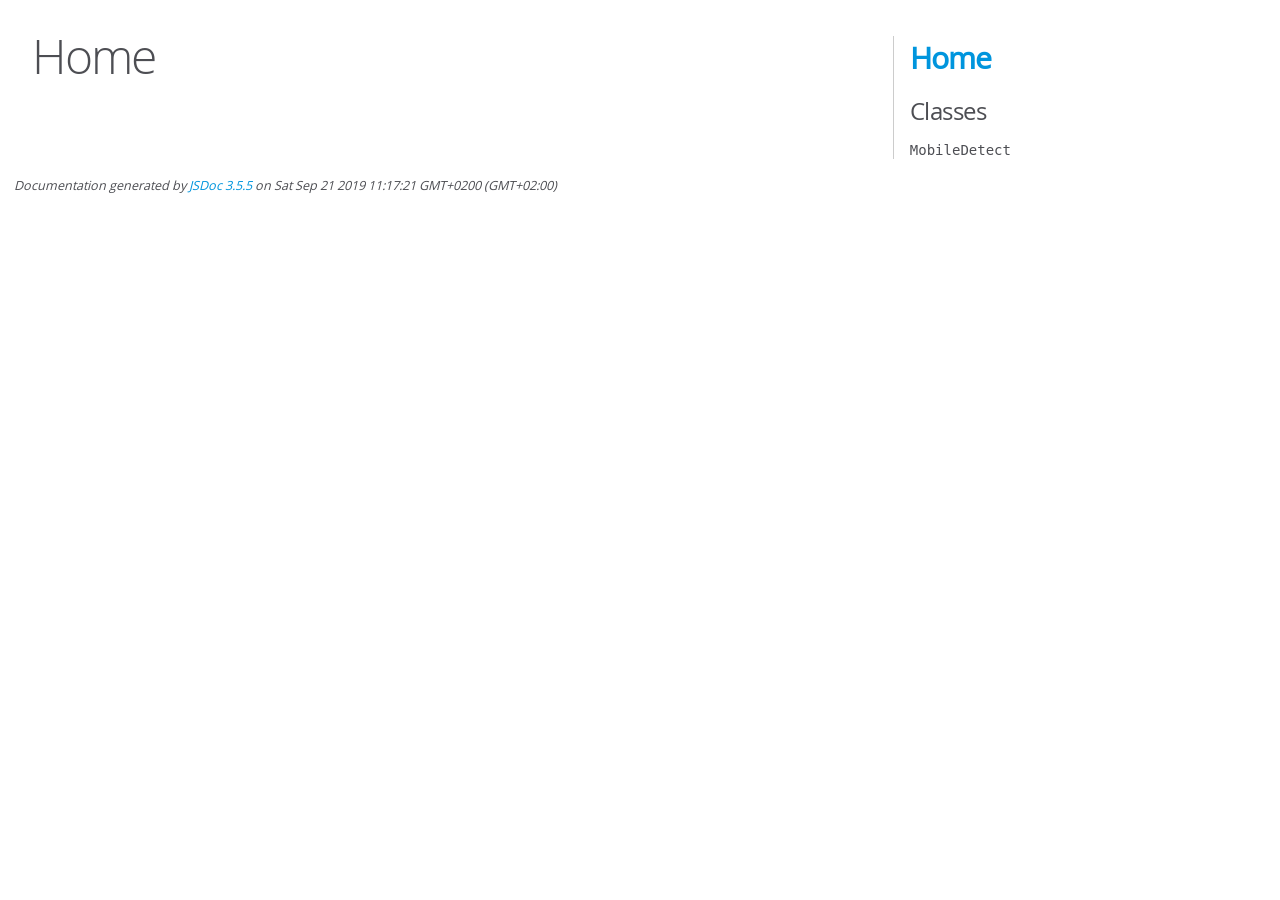
<file: hgoebl-mobile-detect.js-2824db6/doc/index.html>
<!DOCTYPE html>
<html lang="en">
<head>
    <meta charset="utf-8">
    <title>JSDoc: Home</title>

    <script src="scripts/prettify/prettify.js"> </script>
    <script src="scripts/prettify/lang-css.js"> </script>
    <!--[if lt IE 9]>
      <script src="//html5shiv.googlecode.com/svn/trunk/html5.js"></script>
    <![endif]-->
    <link type="text/css" rel="stylesheet" href="styles/prettify-tomorrow.css">
    <link type="text/css" rel="stylesheet" href="styles/jsdoc-default.css">
</head>

<body>

<div id="main">

    <h1 class="page-title">Home</h1>

    



    


    <h3> </h3>










    









</div>

<nav>
    <h2><a href="index.html">Home</a></h2><h3>Classes</h3><ul><li><a href="MobileDetect.html">MobileDetect</a></li></ul>
</nav>

<br class="clear">

<footer>
    Documentation generated by <a href="https://github.com/jsdoc3/jsdoc">JSDoc 3.5.5</a> on Sat Sep 21 2019 11:17:21 GMT+0200 (GMT+02:00)
</footer>

<script> prettyPrint(); </script>
<script src="scripts/linenumber.js"> </script>
</body>
</html>
</file>
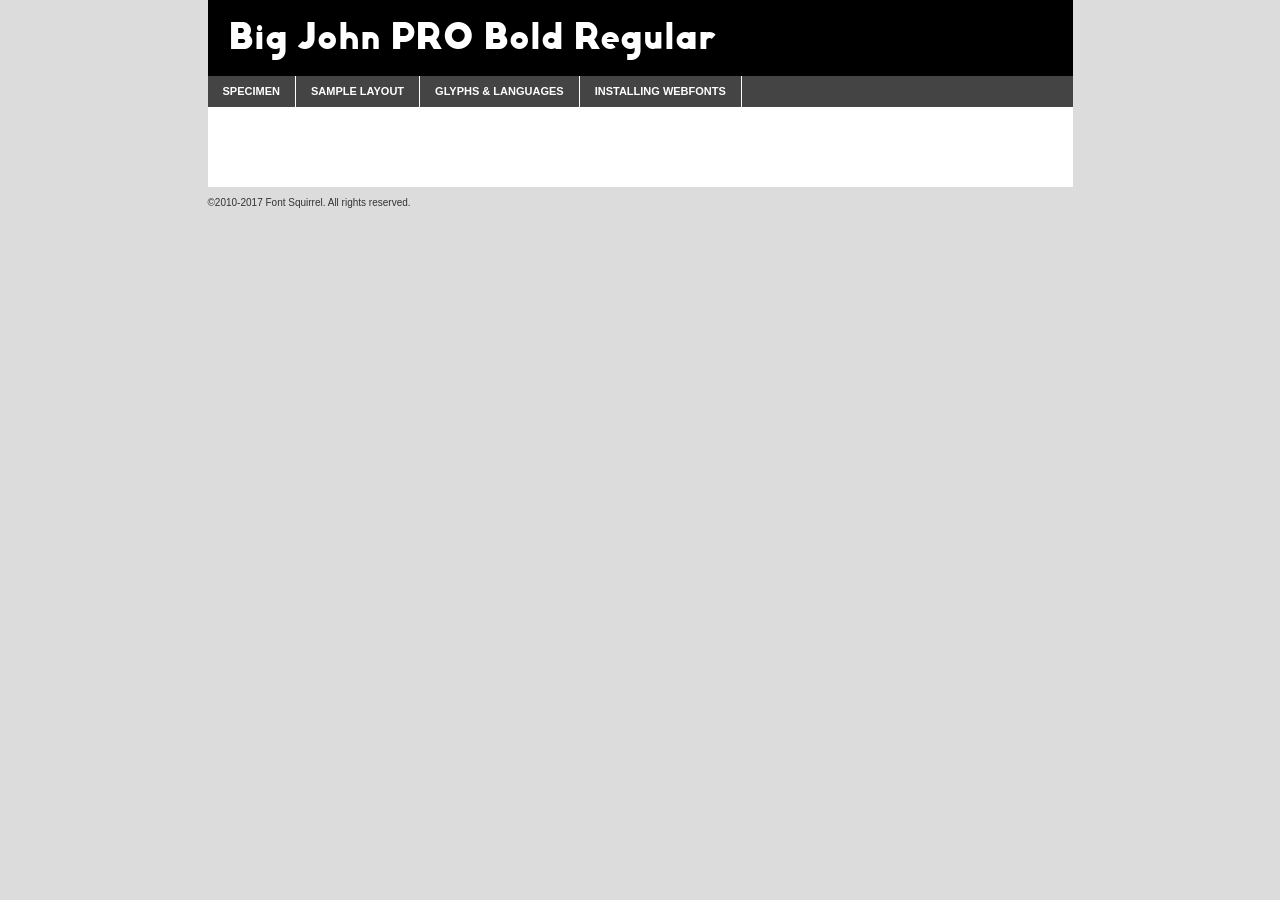
<file: fonts/bigjohnpro-bold-demo.html>
<!DOCTYPE html PUBLIC "-//W3C//DTD XHTML 1.0 Transitional//EN"
	"http://www.w3.org/TR/xhtml1/DTD/xhtml1-transitional.dtd">

<html xmlns="http://www.w3.org/1999/xhtml" xml:lang="en" lang="en">
<head>
	<meta http-equiv="Content-Type" content="text/html; charset=utf-8" />
	<script src="http://ajax.googleapis.com/ajax/libs/jquery/1.7.2/jquery.min.js" type="text/javascript" charset="utf-8"></script>
	<script type="text/javascript">
	(function($){$.fn.easyTabs=function(option){var param=jQuery.extend({fadeSpeed:"fast",defaultContent:1,activeClass:'active'},option);$(this).each(function(){var thisId="#"+this.id;if(param.defaultContent==''){param.defaultContent=1;}
	if(typeof param.defaultContent=="number")
	{var defaultTab=$(thisId+" .tabs li:eq("+(param.defaultContent-1)+") a").attr('href').substr(1);}else{var defaultTab=param.defaultContent;}
	$(thisId+" .tabs li a").each(function(){var tabToHide=$(this).attr('href').substr(1);$("#"+tabToHide).addClass('easytabs-tab-content');});hideAll();changeContent(defaultTab);function hideAll(){$(thisId+" .easytabs-tab-content").hide();}
	function changeContent(tabId){hideAll();$(thisId+" .tabs li").removeClass(param.activeClass);$(thisId+" .tabs li a[href=#"+tabId+"]").closest('li').addClass(param.activeClass);if(param.fadeSpeed!="none")
	{$(thisId+" #"+tabId).fadeIn(param.fadeSpeed);}else{$(thisId+" #"+tabId).show();}}
	$(thisId+" .tabs li").click(function(){var tabId=$(this).find('a').attr('href').substr(1);changeContent(tabId);return false;});});}})(jQuery);
	</script>
	<link rel="stylesheet" href="specimen_files/specimen_stylesheet.css" type="text/css" charset="utf-8" />
	<link rel="stylesheet" href="stylesheet.css" type="text/css" charset="utf-8" />

	<style type="text/css">
					body{
				font-family: 'big_john_probold';
							}
		</style>

	<title>Big John PRO Bold Regular Specimen</title>
	
	
	<script type="text/javascript" charset="utf-8">
		$(document).ready(function() {
			$('#container').easyTabs({defaultContent:1});
		});
	</script>
</head>

<body>
<div id="container">
	<div id="header">
		Big John PRO Bold Regular	</div>
	<ul class="tabs">
		<li><a href="#specimen">Specimen</a></li>
		<li><a href="#layout">Sample Layout</a></li>
				<li><a href="#glyphs">Glyphs &amp; Languages</a></li>
		<li><a href="#installing">Installing Webfonts</a></li>
		
	</ul>
	
	<div id="main_content">

		
			<div id="specimen">
		
				<div class="section">
					<div class="grid12 firstcol">
						<div class="huge">AaBb</div>
					</div>
				</div>
		
				<div class="section">
					<div class="glyph_range">A&#x200B;B&#x200b;C&#x200b;D&#x200b;E&#x200b;F&#x200b;G&#x200b;H&#x200b;I&#x200b;J&#x200b;K&#x200b;L&#x200b;M&#x200b;N&#x200b;O&#x200b;P&#x200b;Q&#x200b;R&#x200b;S&#x200b;T&#x200b;U&#x200b;V&#x200b;W&#x200b;X&#x200b;Y&#x200b;Z&#x200b;a&#x200b;b&#x200b;c&#x200b;d&#x200b;e&#x200b;f&#x200b;g&#x200b;h&#x200b;i&#x200b;j&#x200b;k&#x200b;l&#x200b;m&#x200b;n&#x200b;o&#x200b;p&#x200b;q&#x200b;r&#x200b;s&#x200b;t&#x200b;u&#x200b;v&#x200b;w&#x200b;x&#x200b;y&#x200b;z&#x200b;1&#x200b;2&#x200b;3&#x200b;4&#x200b;5&#x200b;6&#x200b;7&#x200b;8&#x200b;9&#x200b;0&#x200b;&amp;&#x200b;.&#x200b;,&#x200b;?&#x200b;!&#x200b;&#64;&#x200b;(&#x200b;)&#x200b;#&#x200b;$&#x200b;%&#x200b;*&#x200b;+&#x200b;-&#x200b;=&#x200b;:&#x200b;;</div>
				</div>
				<div class="section">
					<div class="grid12 firstcol">
						<table class="sample_table">
							<tr><td>10</td><td class="size10">abcdefghijklmnopqrstuvwxyzABCDEFGHIJKLMNOPQRSTUVWXYZ0123456789abcdefghijklmnopqrstuvwxyzABCDEFGHIJKLMNOPQRSTUVWXYZ0123456789abcdefghijklmnopqrstuvwxyzABCDEFGHIJKLMNOPQRSTUVWXYZ</td></tr>
							<tr><td>11</td><td class="size11">abcdefghijklmnopqrstuvwxyzABCDEFGHIJKLMNOPQRSTUVWXYZ0123456789abcdefghijklmnopqrstuvwxyzABCDEFGHIJKLMNOPQRSTUVWXYZ0123456789abcdefghijklmnopqrstuvwxyzABCDEFGHIJKLMNOPQRSTUVWXYZ</td></tr>
							<tr><td>12</td><td class="size12">abcdefghijklmnopqrstuvwxyzABCDEFGHIJKLMNOPQRSTUVWXYZ0123456789abcdefghijklmnopqrstuvwxyzABCDEFGHIJKLMNOPQRSTUVWXYZ0123456789abcdefghijklmnopqrstuvwxyzABCDEFGHIJKLMNOPQRSTUVWXYZ</td></tr>
							<tr><td>13</td><td class="size13">abcdefghijklmnopqrstuvwxyzABCDEFGHIJKLMNOPQRSTUVWXYZ0123456789abcdefghijklmnopqrstuvwxyzABCDEFGHIJKLMNOPQRSTUVWXYZ0123456789abcdefghijklmnopqrstuvwxyzABCDEFGHIJKLMNOPQRSTUVWXYZ</td></tr>
							<tr><td>14</td><td class="size14">abcdefghijklmnopqrstuvwxyzABCDEFGHIJKLMNOPQRSTUVWXYZ0123456789abcdefghijklmnopqrstuvwxyzABCDEFGHIJKLMNOPQRSTUVWXYZ0123456789abcdefghijklmnopqrstuvwxyzABCDEFGHIJKLMNOPQRSTUVWXYZ</td></tr>
							<tr><td>16</td><td class="size16">abcdefghijklmnopqrstuvwxyzABCDEFGHIJKLMNOPQRSTUVWXYZ0123456789abcdefghijklmnopqrstuvwxyzABCDEFGHIJKLMNOPQRSTUVWXYZ</td></tr>
							<tr><td>18</td><td class="size18">abcdefghijklmnopqrstuvwxyzABCDEFGHIJKLMNOPQRSTUVWXYZ0123456789abcdefghijklmnopqrstuvwxyzABCDEFGHIJKLMNOPQRSTUVWXYZ</td></tr>
							<tr><td>20</td><td class="size20">abcdefghijklmnopqrstuvwxyzABCDEFGHIJKLMNOPQRSTUVWXYZ0123456789abcdefghijklmnopqrstuvwxyzABCDEFGHIJKLMNOPQRSTUVWXYZ</td></tr>
							<tr><td>24</td><td class="size24">abcdefghijklmnopqrstuvwxyzABCDEFGHIJKLMNOPQRSTUVWXYZ0123456789abcdefghijklmnopqrstuvwxyzABCDEFGHIJKLMNOPQRSTUVWXYZ</td></tr>
							<tr><td>30</td><td class="size30">abcdefghijklmnopqrstuvwxyzABCDEFGHIJKLMNOPQRSTUVWXYZ0123456789abcdefghijklmnopqrstuvwxyzABCDEFGHIJKLMNOPQRSTUVWXYZ</td></tr>
							<tr><td>36</td><td class="size36">abcdefghijklmnopqrstuvwxyzABCDEFGHIJKLMNOPQRSTUVWXYZ0123456789abcdefghijklmnopqrstuvwxyzABCDEFGHIJKLMNOPQRSTUVWXYZ</td></tr>
							<tr><td>48</td><td class="size48">abcdefghijklmnopqrstuvwxyzABCDEFGHIJKLMNOPQRSTUVWXYZ0123456789abcdefghijklmnopqrstuvwxyzABCDEFGHIJKLMNOPQRSTUVWXYZ</td></tr>
							<tr><td>60</td><td class="size60">abcdefghijklmnopqrstuvwxyzABCDEFGHIJKLMNOPQRSTUVWXYZ0123456789abcdefghijklmnopqrstuvwxyzABCDEFGHIJKLMNOPQRSTUVWXYZ</td></tr>
							<tr><td>72</td><td class="size72">abcdefghijklmnopqrstuvwxyzABCDEFGHIJKLMNOPQRSTUVWXYZ0123456789abcdefghijklmnopqrstuvwxyzABCDEFGHIJKLMNOPQRSTUVWXYZ</td></tr>
							<tr><td>90</td><td class="size90">abcdefghijklmnopqrstuvwxyzABCDEFGHIJKLMNOPQRSTUVWXYZ0123456789abcdefghijklmnopqrstuvwxyzABCDEFGHIJKLMNOPQRSTUVWXYZ</td></tr>
						</table>
				
					</div>
			
				</div>
		
		
		
								<div class="section" id="bodycomparison">


										<div id="xheight">
				<div class="fontbody">&#x25FC;&#x25FC;&#x25FC;&#x25FC;&#x25FC;&#x25FC;&#x25FC;&#x25FC;&#x25FC;&#x25FC;&#x25FC;&#x25FC;&#x25FC;&#x25FC;&#x25FC;&#x25FC;&#x25FC;&#x25FC;&#x25FC;&#x25FC;&#x25FC;&#x25FC;&#x25FC;&#x25FC;&#x25FC;&#x25FC;&#x25FC;&#x25FC;&#x25FC;&#x25FC;&#x25FC;&#x25FC;&#x25FC;&#x25FC;&#x25FC;&#x25FC;&#x25FC;&#x25FC;&#x25FC;&#x25FC;&#x25FC;&#x25FC;&#x25FC;&#x25FC;&#x25FC;&#x25FC;&#x25FC;&#x25FC;&#x25FC;&#x25FC;&#x25FC;&#x25FC;&#x25FC;&#x25FC;&#x25FC;&#x25FC;&#x25FC;&#x25FC;&#x25FC;&#x25FC;&#x25FC;&#x25FC;&#x25FC;&#x25FC;&#x25FC;&#x25FC;&#x25FC;&#x25FC;&#x25FC;&#x25FC;&#x25FC;&#x25FC;&#x25FC;&#x25FC;&#x25FC;&#x25FC;&#x25FC;&#x25FC;&#x25FC;&#x25FC;&#x25FC;&#x25FC;&#x25FC;&#x25FC;&#x25FC;&#x25FC;&#x25FC;&#x25FC;&#x25FC;&#x25FC;&#x25FC;&#x25FC;&#x25FC;&#x25FC;&#x25FC;&#x25FC;&#x25FC;&#x25FC;&#x25FC;body</div><div class="arialbody">body</div><div class="verdanabody">body</div><div class="georgiabody">body</div></div>
										<div class="fontbody" style="z-index:1">
											body<span>Big John PRO Bold Regular</span>
										</div>
										<div class="arialbody" style="z-index:1">
											body<span>Arial</span>
										</div>
										<div class="verdanabody" style="z-index:1">
											body<span>Verdana</span>
										</div>
										<div class="georgiabody" style="z-index:1">
											body<span>Georgia</span>
										</div>



								</div>
		
		
				<div class="section psample psample_row1" id="">
					
					<div class="grid2 firstcol">
						<p class="size10"><span>10.</span>Aenean lacinia bibendum nulla sed consectetur. Fusce dapibus, tellus ac cursus commodo, tortor mauris condimentum nibh, ut fermentum massa justo sit amet risus. Nullam id dolor id nibh ultricies vehicula ut id elit. Cum sociis natoque penatibus et magnis dis parturient montes, nascetur ridiculus mus. Nulla vitae elit libero, a pharetra augue.</p>
			
					</div>
					<div class="grid3">
						<p class="size11"><span>11.</span>Aenean lacinia bibendum nulla sed consectetur. Fusce dapibus, tellus ac cursus commodo, tortor mauris condimentum nibh, ut fermentum massa justo sit amet risus. Nullam id dolor id nibh ultricies vehicula ut id elit. Cum sociis natoque penatibus et magnis dis parturient montes, nascetur ridiculus mus. Nulla vitae elit libero, a pharetra augue.</p>
			
					</div>
					<div class="grid3">
						<p class="size12"><span>12.</span>Aenean lacinia bibendum nulla sed consectetur. Fusce dapibus, tellus ac cursus commodo, tortor mauris condimentum nibh, ut fermentum massa justo sit amet risus. Nullam id dolor id nibh ultricies vehicula ut id elit. Cum sociis natoque penatibus et magnis dis parturient montes, nascetur ridiculus mus. Nulla vitae elit libero, a pharetra augue.</p>
			
					</div>
					<div class="grid4">
						<p class="size13"><span>13.</span>Aenean lacinia bibendum nulla sed consectetur. Fusce dapibus, tellus ac cursus commodo, tortor mauris condimentum nibh, ut fermentum massa justo sit amet risus. Nullam id dolor id nibh ultricies vehicula ut id elit. Cum sociis natoque penatibus et magnis dis parturient montes, nascetur ridiculus mus. Nulla vitae elit libero, a pharetra augue.</p>
			
					</div>
					<div class="white_blend"></div>
					
				</div>
				<div class="section psample psample_row2" id="">
					<div class="grid3 firstcol">
						<p class="size14"><span>14.</span>Aenean lacinia bibendum nulla sed consectetur. Fusce dapibus, tellus ac cursus commodo, tortor mauris condimentum nibh, ut fermentum massa justo sit amet risus. Nullam id dolor id nibh ultricies vehicula ut id elit. Cum sociis natoque penatibus et magnis dis parturient montes, nascetur ridiculus mus. Nulla vitae elit libero, a pharetra augue.</p>
			
					</div>
					<div class="grid4">
						<p class="size16"><span>16.</span>Aenean lacinia bibendum nulla sed consectetur. Fusce dapibus, tellus ac cursus commodo, tortor mauris condimentum nibh, ut fermentum massa justo sit amet risus. Nullam id dolor id nibh ultricies vehicula ut id elit. Cum sociis natoque penatibus et magnis dis parturient montes, nascetur ridiculus mus. Nulla vitae elit libero, a pharetra augue.</p>
			
					</div>
					<div class="grid5">
						<p class="size18"><span>18.</span>Aenean lacinia bibendum nulla sed consectetur. Fusce dapibus, tellus ac cursus commodo, tortor mauris condimentum nibh, ut fermentum massa justo sit amet risus. Nullam id dolor id nibh ultricies vehicula ut id elit. Cum sociis natoque penatibus et magnis dis parturient montes, nascetur ridiculus mus. Nulla vitae elit libero, a pharetra augue.</p>
			
					</div>

					<div class="white_blend"></div>

				</div>
				
				<div class="section psample psample_row3" id="">
					<div class="grid5 firstcol">
						<p class="size20"><span>20.</span>Aenean lacinia bibendum nulla sed consectetur. Fusce dapibus, tellus ac cursus commodo, tortor mauris condimentum nibh, ut fermentum massa justo sit amet risus. Nullam id dolor id nibh ultricies vehicula ut id elit. Cum sociis natoque penatibus et magnis dis parturient montes, nascetur ridiculus mus. Nulla vitae elit libero, a pharetra augue.</p>
					</div>
					<div class="grid7">
						<p class="size24"><span>24.</span>Aenean lacinia bibendum nulla sed consectetur. Fusce dapibus, tellus ac cursus commodo, tortor mauris condimentum nibh, ut fermentum massa justo sit amet risus. Nullam id dolor id nibh ultricies vehicula ut id elit. Cum sociis natoque penatibus et magnis dis parturient montes, nascetur ridiculus mus. Nulla vitae elit libero, a pharetra augue.</p>
					</div>
					
					<div class="white_blend"></div>
					
				</div>
				
				<div class="section psample psample_row4" id="">
					<div class="grid12 firstcol">
						<p class="size30"><span>30.</span>Aenean lacinia bibendum nulla sed consectetur. Fusce dapibus, tellus ac cursus commodo, tortor mauris condimentum nibh, ut fermentum massa justo sit amet risus. Nullam id dolor id nibh ultricies vehicula ut id elit. Cum sociis natoque penatibus et magnis dis parturient montes, nascetur ridiculus mus. Nulla vitae elit libero, a pharetra augue.</p>
					</div>
					<div class="white_blend"></div>
					
				</div>
				
				
				
				<div class="section psample psample_row1 fullreverse">
					<div class="grid2 firstcol">
						<p class="size10"><span>10.</span>Aenean lacinia bibendum nulla sed consectetur. Fusce dapibus, tellus ac cursus commodo, tortor mauris condimentum nibh, ut fermentum massa justo sit amet risus. Nullam id dolor id nibh ultricies vehicula ut id elit. Cum sociis natoque penatibus et magnis dis parturient montes, nascetur ridiculus mus. Nulla vitae elit libero, a pharetra augue.</p>
			
					</div>
					<div class="grid3">
						<p class="size11"><span>11.</span>Aenean lacinia bibendum nulla sed consectetur. Fusce dapibus, tellus ac cursus commodo, tortor mauris condimentum nibh, ut fermentum massa justo sit amet risus. Nullam id dolor id nibh ultricies vehicula ut id elit. Cum sociis natoque penatibus et magnis dis parturient montes, nascetur ridiculus mus. Nulla vitae elit libero, a pharetra augue.</p>
			
					</div>
					<div class="grid3">
						<p class="size12"><span>12.</span>Aenean lacinia bibendum nulla sed consectetur. Fusce dapibus, tellus ac cursus commodo, tortor mauris condimentum nibh, ut fermentum massa justo sit amet risus. Nullam id dolor id nibh ultricies vehicula ut id elit. Cum sociis natoque penatibus et magnis dis parturient montes, nascetur ridiculus mus. Nulla vitae elit libero, a pharetra augue.</p>
			
					</div>
					<div class="grid4">
						<p class="size13"><span>13.</span>Aenean lacinia bibendum nulla sed consectetur. Fusce dapibus, tellus ac cursus commodo, tortor mauris condimentum nibh, ut fermentum massa justo sit amet risus. Nullam id dolor id nibh ultricies vehicula ut id elit. Cum sociis natoque penatibus et magnis dis parturient montes, nascetur ridiculus mus. Nulla vitae elit libero, a pharetra augue.</p>
			
					</div>
					<div class="black_blend"></div>
					
				</div>
				
				<div class="section psample psample_row2 fullreverse">
					<div class="grid3 firstcol">
						<p class="size14"><span>14.</span>Aenean lacinia bibendum nulla sed consectetur. Fusce dapibus, tellus ac cursus commodo, tortor mauris condimentum nibh, ut fermentum massa justo sit amet risus. Nullam id dolor id nibh ultricies vehicula ut id elit. Cum sociis natoque penatibus et magnis dis parturient montes, nascetur ridiculus mus. Nulla vitae elit libero, a pharetra augue.</p>
			
					</div>
					<div class="grid4">
						<p class="size16"><span>16.</span>Aenean lacinia bibendum nulla sed consectetur. Fusce dapibus, tellus ac cursus commodo, tortor mauris condimentum nibh, ut fermentum massa justo sit amet risus. Nullam id dolor id nibh ultricies vehicula ut id elit. Cum sociis natoque penatibus et magnis dis parturient montes, nascetur ridiculus mus. Nulla vitae elit libero, a pharetra augue.</p>
			
					</div>
					<div class="grid5">
						<p class="size18"><span>18.</span>Aenean lacinia bibendum nulla sed consectetur. Fusce dapibus, tellus ac cursus commodo, tortor mauris condimentum nibh, ut fermentum massa justo sit amet risus. Nullam id dolor id nibh ultricies vehicula ut id elit. Cum sociis natoque penatibus et magnis dis parturient montes, nascetur ridiculus mus. Nulla vitae elit libero, a pharetra augue.</p>
			
					</div>
					<div class="black_blend"></div>

				</div>
				
				<div class="section psample fullreverse psample_row3" id="">
					<div class="grid5 firstcol">
						<p class="size20"><span>20.</span>Aenean lacinia bibendum nulla sed consectetur. Fusce dapibus, tellus ac cursus commodo, tortor mauris condimentum nibh, ut fermentum massa justo sit amet risus. Nullam id dolor id nibh ultricies vehicula ut id elit. Cum sociis natoque penatibus et magnis dis parturient montes, nascetur ridiculus mus. Nulla vitae elit libero, a pharetra augue.</p>
					</div>
					<div class="grid7">
						<p class="size24"><span>24.</span>Aenean lacinia bibendum nulla sed consectetur. Fusce dapibus, tellus ac cursus commodo, tortor mauris condimentum nibh, ut fermentum massa justo sit amet risus. Nullam id dolor id nibh ultricies vehicula ut id elit. Cum sociis natoque penatibus et magnis dis parturient montes, nascetur ridiculus mus. Nulla vitae elit libero, a pharetra augue.</p>
					</div>
					
					<div class="black_blend"></div>
					
				</div>
				
				<div class="section psample fullreverse psample_row4" id="" style="border-bottom: 20px #000 solid;">
					<div class="grid12 firstcol">
						<p class="size30"><span>30.</span>Aenean lacinia bibendum nulla sed consectetur. Fusce dapibus, tellus ac cursus commodo, tortor mauris condimentum nibh, ut fermentum massa justo sit amet risus. Nullam id dolor id nibh ultricies vehicula ut id elit. Cum sociis natoque penatibus et magnis dis parturient montes, nascetur ridiculus mus. Nulla vitae elit libero, a pharetra augue.</p>
					</div>
					<div class="black_blend"></div>
					
				</div>
				
				
				
				
			</div>
			
			<div id="layout">
				
				<div class="section">
					
					<div class="grid12 firstcol">
						<h1>Lorem Ipsum Dolor</h1>
						<h2>Etiam porta sem malesuada magna mollis euismod</h2>
						
						<p class="byline">By <a href="#link">Aenean Lacinia</a></p>
					</div>
				</div>
				<div class="section">
					<div class="grid8 firstcol">
						<p class="large">Donec sed odio dui. Morbi leo risus, porta ac consectetur ac, vestibulum at eros. Fusce dapibus, tellus ac cursus commodo, tortor mauris condimentum nibh, ut fermentum massa justo sit amet risus. </p>

						
						<h3>Pellentesque ornare sem</h3>

						<p>Maecenas sed diam eget risus varius blandit sit amet non magna. Maecenas faucibus mollis interdum. Donec ullamcorper nulla non metus auctor fringilla. Nullam id dolor id nibh ultricies vehicula ut id elit. Nullam id dolor id nibh ultricies vehicula ut id elit. </p>

						<p>Aenean eu leo quam. Pellentesque ornare sem lacinia quam venenatis vestibulum. Lorem ipsum dolor sit amet, consectetur adipiscing elit. Cum sociis natoque penatibus et magnis dis parturient montes, nascetur ridiculus mus. </p>

						<p>Nulla vitae elit libero, a pharetra augue. Praesent commodo cursus magna, vel scelerisque nisl consectetur et. Aenean lacinia bibendum nulla sed consectetur. </p>

						<p>Nullam quis risus eget urna mollis ornare vel eu leo. Nullam quis risus eget urna mollis ornare vel eu leo. Maecenas sed diam eget risus varius blandit sit amet non magna. Donec ullamcorper nulla non metus auctor fringilla. </p>

						<h3>Cras mattis consectetur</h3>

						<p>Aenean eu leo quam. Pellentesque ornare sem lacinia quam venenatis vestibulum. Aenean lacinia bibendum nulla sed consectetur. Integer posuere erat a ante venenatis dapibus posuere velit aliquet. Cras mattis consectetur purus sit amet fermentum. </p>

						<p>Nullam id dolor id nibh ultricies vehicula ut id elit. Nullam quis risus eget urna mollis ornare vel eu leo. Cras mattis consectetur purus sit amet fermentum.</p>
					</div>
					
					<div class="grid4 sidebar">
						
						<div class="box reverse">
							<p class="last">Nullam quis risus eget urna mollis ornare vel eu leo. Donec ullamcorper nulla non metus auctor fringilla. Cras mattis consectetur purus sit amet fermentum. Sed posuere consectetur est at lobortis. Lorem ipsum dolor sit amet, consectetur adipiscing elit. </p>
						</div>
						
						<p class="caption">Maecenas sed diam eget risus varius.</p>

						<p>Vestibulum id ligula porta felis euismod semper. Integer posuere erat a ante venenatis dapibus posuere velit aliquet. Vestibulum id ligula porta felis euismod semper. Sed posuere consectetur est at lobortis. Maecenas sed diam eget risus varius blandit sit amet non magna. Fusce dapibus, tellus ac cursus commodo, tortor mauris condimentum nibh, ut fermentum massa justo sit amet risus. </p>

					

						<p>Duis mollis, est non commodo luctus, nisi erat porttitor ligula, eget lacinia odio sem nec elit. Aenean lacinia bibendum nulla sed consectetur. Vivamus sagittis lacus vel augue laoreet rutrum faucibus dolor auctor. Aenean lacinia bibendum nulla sed consectetur. Nullam quis risus eget urna mollis ornare vel eu leo. </p>

						<p>Praesent commodo cursus magna, vel scelerisque nisl consectetur et. Donec ullamcorper nulla non metus auctor fringilla. Maecenas faucibus mollis interdum. Fusce dapibus, tellus ac cursus commodo, tortor mauris condimentum nibh, ut fermentum massa justo sit amet risus. </p>

					</div>
				</div>
				
			</div>


			



		<div id="glyphs">
			<div class="section">
				<div class="grid12 firstcol">
			
				<h1>Language Support</h1>
				<p>The subset of Big John PRO Bold Regular in this kit supports the following languages:<br />
			
					Albanian, Basque, Breton, Chamorro, Danish, Dutch, English, Finnish, French, Frisian, Galician, Italian, Malagasy, Norwegian, Portuguese, Spanish, Alsatian, Aragonese, Arapaho, Arrernte, Asturian, Aymara, Bislama, Cebuano, Corsican, Fijian, French_creole, Genoese, Gilbertese, Greenlandic, Haitian_creole, Hiligaynon, Hmong, Hopi, Ibanag, Iloko_ilokano, Indonesian, Interglossa_glosa, Interlingua, Irish_gaelic, Jerriais, Lojban, Lombard, Luxembourgeois, Manx, Mohawk, Norfolk_pitcairnese, Occitan, Oromo, Pangasinan, Papiamento, Piedmontese, Potawatomi, Rhaeto-romance, Romansh, Rotokas, Sami_lule, Samoan, Sardinian, Scots_gaelic, Seychelles_creole, Shona, Sicilian, Somali, Southern_ndebele, Swahili, Swati_swazi, Tagalog_filipino_pilipino, Tetum, Tok_pisin, Uyghur_latinized, Volapuk, Walloon, Warlpiri, Xhosa, Yapese, Zulu, Latinbasic, Demo				</p>
				<h1>Glyph Chart</h1>
				<p>The subset of Big John PRO Bold Regular in this kit includes all the glyphs listed below. Unicode entities are included above each glyph to help you insert individual characters into your layout.</p>
				<div id="glyph_chart">
			
																				 <div><p>&amp;#13;</p>&#13;</div>
																				 <div><p>&amp;#32;</p>&#32;</div>
																				 <div><p>&amp;#33;</p>&#33;</div>
																				 <div><p>&amp;#34;</p>&#34;</div>
																				 <div><p>&amp;#36;</p>&#36;</div>
																				 <div><p>&amp;#37;</p>&#37;</div>
																				 <div><p>&amp;#38;</p>&#38;</div>
																				 <div><p>&amp;#40;</p>&#40;</div>
																				 <div><p>&amp;#41;</p>&#41;</div>
																				 <div><p>&amp;#43;</p>&#43;</div>
																				 <div><p>&amp;#44;</p>&#44;</div>
																				 <div><p>&amp;#45;</p>&#45;</div>
																				 <div><p>&amp;#46;</p>&#46;</div>
																				 <div><p>&amp;#47;</p>&#47;</div>
																				 <div><p>&amp;#48;</p>&#48;</div>
																				 <div><p>&amp;#49;</p>&#49;</div>
																				 <div><p>&amp;#50;</p>&#50;</div>
																				 <div><p>&amp;#51;</p>&#51;</div>
																				 <div><p>&amp;#52;</p>&#52;</div>
																				 <div><p>&amp;#53;</p>&#53;</div>
																				 <div><p>&amp;#54;</p>&#54;</div>
																				 <div><p>&amp;#55;</p>&#55;</div>
																				 <div><p>&amp;#56;</p>&#56;</div>
																				 <div><p>&amp;#57;</p>&#57;</div>
																				 <div><p>&amp;#58;</p>&#58;</div>
																				 <div><p>&amp;#59;</p>&#59;</div>
																				 <div><p>&amp;#61;</p>&#61;</div>
																				 <div><p>&amp;#63;</p>&#63;</div>
																				 <div><p>&amp;#64;</p>&#64;</div>
																				 <div><p>&amp;#65;</p>&#65;</div>
																				 <div><p>&amp;#66;</p>&#66;</div>
																				 <div><p>&amp;#67;</p>&#67;</div>
																				 <div><p>&amp;#68;</p>&#68;</div>
																				 <div><p>&amp;#69;</p>&#69;</div>
																				 <div><p>&amp;#70;</p>&#70;</div>
																				 <div><p>&amp;#71;</p>&#71;</div>
																				 <div><p>&amp;#72;</p>&#72;</div>
																				 <div><p>&amp;#73;</p>&#73;</div>
																				 <div><p>&amp;#74;</p>&#74;</div>
																				 <div><p>&amp;#75;</p>&#75;</div>
																				 <div><p>&amp;#76;</p>&#76;</div>
																				 <div><p>&amp;#77;</p>&#77;</div>
																				 <div><p>&amp;#78;</p>&#78;</div>
																				 <div><p>&amp;#79;</p>&#79;</div>
																				 <div><p>&amp;#80;</p>&#80;</div>
																				 <div><p>&amp;#81;</p>&#81;</div>
																				 <div><p>&amp;#82;</p>&#82;</div>
																				 <div><p>&amp;#83;</p>&#83;</div>
																				 <div><p>&amp;#84;</p>&#84;</div>
																				 <div><p>&amp;#85;</p>&#85;</div>
																				 <div><p>&amp;#86;</p>&#86;</div>
																				 <div><p>&amp;#87;</p>&#87;</div>
																				 <div><p>&amp;#88;</p>&#88;</div>
																				 <div><p>&amp;#89;</p>&#89;</div>
																				 <div><p>&amp;#90;</p>&#90;</div>
																				 <div><p>&amp;#91;</p>&#91;</div>
																				 <div><p>&amp;#92;</p>&#92;</div>
																				 <div><p>&amp;#93;</p>&#93;</div>
																				 <div><p>&amp;#95;</p>&#95;</div>
																				 <div><p>&amp;#96;</p>&#96;</div>
																				 <div><p>&amp;#97;</p>&#97;</div>
																				 <div><p>&amp;#98;</p>&#98;</div>
																				 <div><p>&amp;#99;</p>&#99;</div>
																				 <div><p>&amp;#100;</p>&#100;</div>
																				 <div><p>&amp;#101;</p>&#101;</div>
																				 <div><p>&amp;#102;</p>&#102;</div>
																				 <div><p>&amp;#103;</p>&#103;</div>
																				 <div><p>&amp;#104;</p>&#104;</div>
																				 <div><p>&amp;#105;</p>&#105;</div>
																				 <div><p>&amp;#106;</p>&#106;</div>
																				 <div><p>&amp;#107;</p>&#107;</div>
																				 <div><p>&amp;#108;</p>&#108;</div>
																				 <div><p>&amp;#109;</p>&#109;</div>
																				 <div><p>&amp;#110;</p>&#110;</div>
																				 <div><p>&amp;#111;</p>&#111;</div>
																				 <div><p>&amp;#112;</p>&#112;</div>
																				 <div><p>&amp;#113;</p>&#113;</div>
																				 <div><p>&amp;#114;</p>&#114;</div>
																				 <div><p>&amp;#115;</p>&#115;</div>
																				 <div><p>&amp;#116;</p>&#116;</div>
																				 <div><p>&amp;#117;</p>&#117;</div>
																				 <div><p>&amp;#118;</p>&#118;</div>
																				 <div><p>&amp;#119;</p>&#119;</div>
																				 <div><p>&amp;#120;</p>&#120;</div>
																				 <div><p>&amp;#121;</p>&#121;</div>
																				 <div><p>&amp;#122;</p>&#122;</div>
																				 <div><p>&amp;#160;</p>&#160;</div>
																				 <div><p>&amp;#161;</p>&#161;</div>
																				 <div><p>&amp;#168;</p>&#168;</div>
																				 <div><p>&amp;#173;</p>&#173;</div>
																				 <div><p>&amp;#175;</p>&#175;</div>
																				 <div><p>&amp;#180;</p>&#180;</div>
																				 <div><p>&amp;#184;</p>&#184;</div>
																				 <div><p>&amp;#191;</p>&#191;</div>
																				 <div><p>&amp;#192;</p>&#192;</div>
																				 <div><p>&amp;#193;</p>&#193;</div>
																				 <div><p>&amp;#194;</p>&#194;</div>
																				 <div><p>&amp;#195;</p>&#195;</div>
																				 <div><p>&amp;#196;</p>&#196;</div>
																				 <div><p>&amp;#197;</p>&#197;</div>
																				 <div><p>&amp;#198;</p>&#198;</div>
																				 <div><p>&amp;#199;</p>&#199;</div>
																				 <div><p>&amp;#200;</p>&#200;</div>
																				 <div><p>&amp;#201;</p>&#201;</div>
																				 <div><p>&amp;#202;</p>&#202;</div>
																				 <div><p>&amp;#203;</p>&#203;</div>
																				 <div><p>&amp;#204;</p>&#204;</div>
																				 <div><p>&amp;#205;</p>&#205;</div>
																				 <div><p>&amp;#206;</p>&#206;</div>
																				 <div><p>&amp;#207;</p>&#207;</div>
																				 <div><p>&amp;#208;</p>&#208;</div>
																				 <div><p>&amp;#209;</p>&#209;</div>
																				 <div><p>&amp;#210;</p>&#210;</div>
																				 <div><p>&amp;#211;</p>&#211;</div>
																				 <div><p>&amp;#212;</p>&#212;</div>
																				 <div><p>&amp;#213;</p>&#213;</div>
																				 <div><p>&amp;#214;</p>&#214;</div>
																				 <div><p>&amp;#216;</p>&#216;</div>
																				 <div><p>&amp;#217;</p>&#217;</div>
																				 <div><p>&amp;#218;</p>&#218;</div>
																				 <div><p>&amp;#219;</p>&#219;</div>
																				 <div><p>&amp;#220;</p>&#220;</div>
																				 <div><p>&amp;#221;</p>&#221;</div>
																				 <div><p>&amp;#224;</p>&#224;</div>
																				 <div><p>&amp;#225;</p>&#225;</div>
																				 <div><p>&amp;#226;</p>&#226;</div>
																				 <div><p>&amp;#227;</p>&#227;</div>
																				 <div><p>&amp;#228;</p>&#228;</div>
																				 <div><p>&amp;#229;</p>&#229;</div>
																				 <div><p>&amp;#230;</p>&#230;</div>
																				 <div><p>&amp;#231;</p>&#231;</div>
																				 <div><p>&amp;#232;</p>&#232;</div>
																				 <div><p>&amp;#233;</p>&#233;</div>
																				 <div><p>&amp;#234;</p>&#234;</div>
																				 <div><p>&amp;#235;</p>&#235;</div>
																				 <div><p>&amp;#236;</p>&#236;</div>
																				 <div><p>&amp;#237;</p>&#237;</div>
																				 <div><p>&amp;#238;</p>&#238;</div>
																				 <div><p>&amp;#239;</p>&#239;</div>
																				 <div><p>&amp;#241;</p>&#241;</div>
																				 <div><p>&amp;#242;</p>&#242;</div>
																				 <div><p>&amp;#243;</p>&#243;</div>
																				 <div><p>&amp;#244;</p>&#244;</div>
																				 <div><p>&amp;#245;</p>&#245;</div>
																				 <div><p>&amp;#246;</p>&#246;</div>
																				 <div><p>&amp;#248;</p>&#248;</div>
																				 <div><p>&amp;#249;</p>&#249;</div>
																				 <div><p>&amp;#250;</p>&#250;</div>
																				 <div><p>&amp;#251;</p>&#251;</div>
																				 <div><p>&amp;#252;</p>&#252;</div>
																				 <div><p>&amp;#253;</p>&#253;</div>
																				 <div><p>&amp;#254;</p>&#254;</div>
																				 <div><p>&amp;#255;</p>&#255;</div>
																				 <div><p>&amp;#338;</p>&#338;</div>
																				 <div><p>&amp;#339;</p>&#339;</div>
																				 <div><p>&amp;#376;</p>&#376;</div>
																				 <div><p>&amp;#710;</p>&#710;</div>
																				 <div><p>&amp;#732;</p>&#732;</div>
																				 <div><p>&amp;#8192;</p>&#8192;</div>
																				 <div><p>&amp;#8193;</p>&#8193;</div>
																				 <div><p>&amp;#8194;</p>&#8194;</div>
																				 <div><p>&amp;#8195;</p>&#8195;</div>
																				 <div><p>&amp;#8196;</p>&#8196;</div>
																				 <div><p>&amp;#8197;</p>&#8197;</div>
																				 <div><p>&amp;#8198;</p>&#8198;</div>
																				 <div><p>&amp;#8199;</p>&#8199;</div>
																				 <div><p>&amp;#8200;</p>&#8200;</div>
																				 <div><p>&amp;#8201;</p>&#8201;</div>
																				 <div><p>&amp;#8202;</p>&#8202;</div>
																				 <div><p>&amp;#8208;</p>&#8208;</div>
																				 <div><p>&amp;#8209;</p>&#8209;</div>
																				 <div><p>&amp;#8210;</p>&#8210;</div>
																				 <div><p>&amp;#8211;</p>&#8211;</div>
																				 <div><p>&amp;#8212;</p>&#8212;</div>
																				 <div><p>&amp;#8216;</p>&#8216;</div>
																				 <div><p>&amp;#8217;</p>&#8217;</div>
																				 <div><p>&amp;#8220;</p>&#8220;</div>
																				 <div><p>&amp;#8221;</p>&#8221;</div>
																				 <div><p>&amp;#8239;</p>&#8239;</div>
																				 <div><p>&amp;#8287;</p>&#8287;</div>
																				 <div><p>&amp;#9724;</p>&#9724;</div>
																																																</div>	
				</div>
		
		
			</div>
		</div>
		
		
		<div id="specs">
			
		</div>
	
		<div id="installing">
			<div class="section">
				<div class="grid7 firstcol">
					<h1>Installing Webfonts</h1>
					
					<p>Webfonts are supported by all major browser platforms but not all in the same way. There are currently four different font formats that must be included in order to target all browsers. This includes TTF, WOFF, EOT and SVG.</p>
					
					<h2>1. Upload your webfonts</h2>
					<p>You must upload your webfont kit to your website. They should be in or near the same directory as your CSS files.</p>
					
					<h2>2. Include the webfont stylesheet</h2>
					<p>A special CSS @font-face declaration helps the various browsers select the appropriate font it needs without causing you a bunch of headaches. Learn more about this syntax by reading the <a href="https://www.fontspring.com/blog/further-hardening-of-the-bulletproof-syntax">Fontspring blog post</a> about it. The code for it is as follows:</p>


<code>
@font-face{ 
	font-family: 'MyWebFont';
	src: url('WebFont.eot');
	src: url('WebFont.eot?#iefix') format('embedded-opentype'),
	     url('WebFont.woff') format('woff'),
	     url('WebFont.ttf') format('truetype'),
	     url('WebFont.svg#webfont') format('svg');
}
</code>

	<p>We've already gone ahead and generated the code for you. All you have to do is link to the stylesheet in your HTML, like this:</p>
	<code>&lt;link rel=&quot;stylesheet&quot; href=&quot;stylesheet.css&quot; type=&quot;text/css&quot; charset=&quot;utf-8&quot; /&gt;</code>

					<h2>3. Modify your own stylesheet</h2>
					<p>To take advantage of your new fonts, you must tell your stylesheet to use them. Look at the original @font-face declaration above and find the property called "font-family." The name linked there will be what you use to reference the font. Prepend that webfont name to the font stack in the "font-family" property, inside the selector you want to change. For example:</p>
<code>p { font-family: 'WebFont', Arial, sans-serif; }</code>

<h2>4. Test</h2>
<p>Getting webfonts to work cross-browser <em>can</em> be tricky. Use the information in the sidebar to help you if you find that fonts aren't loading in a particular browser.</p>
				</div>
				
				<div class="grid5 sidebar">
					<div class="box">
						<h2>Troubleshooting<br />Font-Face Problems</h2>
						<p>Having trouble getting your webfonts to load in your new website? Here are some tips to sort out what might be the problem.</p>

						<h3>Fonts not showing in any browser</h3>

						<p>This sounds like you need to work on the plumbing. You either did not upload the fonts to the correct directory, or you did not link the fonts properly in the CSS. If you've confirmed that all this is correct and you still have a problem, take a look at your .htaccess file and see if requests are getting intercepted.</p>

						<h3>Fonts not loading in iPhone or iPad</h3>

						<p>The most common problem here is that you are serving the fonts from an IIS server. IIS refuses to serve files that have unknown MIME types. If that is the case, you must set the MIME type for SVG to "image/svg+xml" in the server settings. Follow these instructions from Microsoft if you need help.</p>

						<h3>Fonts not loading in Firefox</h3>

						<p>The primary reason for this failure? You are still using a version Firefox older than 3.5. So upgrade already! If that isn't it, then you are very likely serving fonts from a different domain. Firefox requires that all font assets be served from the same domain. Lastly it is possible that you need to add WOFF to your list of MIME types (if you are serving via IIS.)</p>

						<h3>Fonts not loading in IE</h3>

						<p>Are you looking at Internet Explorer on an actual Windows machine or are you cheating by using a service like Adobe BrowserLab? Many of these screenshot services do not render @font-face for IE. Best to test it on a real machine.</p>

						<h3>Fonts not loading in IE9</h3>

						<p>IE9, like Firefox, requires that fonts be served from the same domain as the website. Make sure that is the case.</p>
					</div>
				</div>
			</div>
			
		</div>
	
	</div>
	<div id="footer">
		<p>&copy;2010-2017 Font Squirrel. All rights reserved.</p>
	</div>
</div>
</body>
</html>
</file>
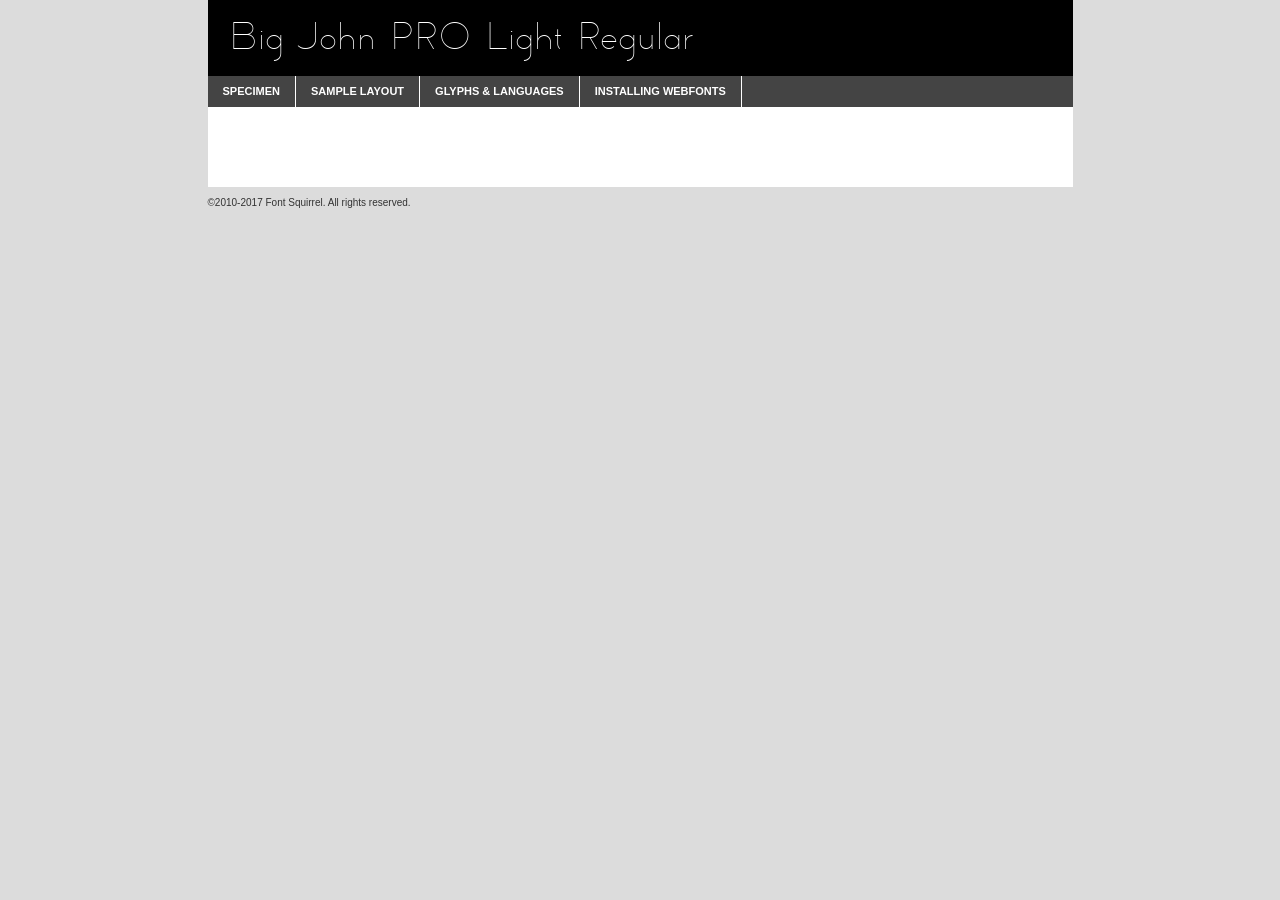
<file: fonts/bigjohnpro-light-demo.html>
<!DOCTYPE html PUBLIC "-//W3C//DTD XHTML 1.0 Transitional//EN"
	"http://www.w3.org/TR/xhtml1/DTD/xhtml1-transitional.dtd">

<html xmlns="http://www.w3.org/1999/xhtml" xml:lang="en" lang="en">
<head>
	<meta http-equiv="Content-Type" content="text/html; charset=utf-8" />
	<script src="http://ajax.googleapis.com/ajax/libs/jquery/1.7.2/jquery.min.js" type="text/javascript" charset="utf-8"></script>
	<script type="text/javascript">
	(function($){$.fn.easyTabs=function(option){var param=jQuery.extend({fadeSpeed:"fast",defaultContent:1,activeClass:'active'},option);$(this).each(function(){var thisId="#"+this.id;if(param.defaultContent==''){param.defaultContent=1;}
	if(typeof param.defaultContent=="number")
	{var defaultTab=$(thisId+" .tabs li:eq("+(param.defaultContent-1)+") a").attr('href').substr(1);}else{var defaultTab=param.defaultContent;}
	$(thisId+" .tabs li a").each(function(){var tabToHide=$(this).attr('href').substr(1);$("#"+tabToHide).addClass('easytabs-tab-content');});hideAll();changeContent(defaultTab);function hideAll(){$(thisId+" .easytabs-tab-content").hide();}
	function changeContent(tabId){hideAll();$(thisId+" .tabs li").removeClass(param.activeClass);$(thisId+" .tabs li a[href=#"+tabId+"]").closest('li').addClass(param.activeClass);if(param.fadeSpeed!="none")
	{$(thisId+" #"+tabId).fadeIn(param.fadeSpeed);}else{$(thisId+" #"+tabId).show();}}
	$(thisId+" .tabs li").click(function(){var tabId=$(this).find('a').attr('href').substr(1);changeContent(tabId);return false;});});}})(jQuery);
	</script>
	<link rel="stylesheet" href="specimen_files/specimen_stylesheet.css" type="text/css" charset="utf-8" />
	<link rel="stylesheet" href="stylesheet.css" type="text/css" charset="utf-8" />

	<style type="text/css">
					body{
				font-family: 'big_john_prolight';
							}
		</style>

	<title>Big John PRO Light Regular Specimen</title>
	
	
	<script type="text/javascript" charset="utf-8">
		$(document).ready(function() {
			$('#container').easyTabs({defaultContent:1});
		});
	</script>
</head>

<body>
<div id="container">
	<div id="header">
		Big John PRO Light Regular	</div>
	<ul class="tabs">
		<li><a href="#specimen">Specimen</a></li>
		<li><a href="#layout">Sample Layout</a></li>
				<li><a href="#glyphs">Glyphs &amp; Languages</a></li>
		<li><a href="#installing">Installing Webfonts</a></li>
		
	</ul>
	
	<div id="main_content">

		
			<div id="specimen">
		
				<div class="section">
					<div class="grid12 firstcol">
						<div class="huge">AaBb</div>
					</div>
				</div>
		
				<div class="section">
					<div class="glyph_range">A&#x200B;B&#x200b;C&#x200b;D&#x200b;E&#x200b;F&#x200b;G&#x200b;H&#x200b;I&#x200b;J&#x200b;K&#x200b;L&#x200b;M&#x200b;N&#x200b;O&#x200b;P&#x200b;Q&#x200b;R&#x200b;S&#x200b;T&#x200b;U&#x200b;V&#x200b;W&#x200b;X&#x200b;Y&#x200b;Z&#x200b;a&#x200b;b&#x200b;c&#x200b;d&#x200b;e&#x200b;f&#x200b;g&#x200b;h&#x200b;i&#x200b;j&#x200b;k&#x200b;l&#x200b;m&#x200b;n&#x200b;o&#x200b;p&#x200b;q&#x200b;r&#x200b;s&#x200b;t&#x200b;u&#x200b;v&#x200b;w&#x200b;x&#x200b;y&#x200b;z&#x200b;1&#x200b;2&#x200b;3&#x200b;4&#x200b;5&#x200b;6&#x200b;7&#x200b;8&#x200b;9&#x200b;0&#x200b;&amp;&#x200b;.&#x200b;,&#x200b;?&#x200b;!&#x200b;&#64;&#x200b;(&#x200b;)&#x200b;#&#x200b;$&#x200b;%&#x200b;*&#x200b;+&#x200b;-&#x200b;=&#x200b;:&#x200b;;</div>
				</div>
				<div class="section">
					<div class="grid12 firstcol">
						<table class="sample_table">
							<tr><td>10</td><td class="size10">abcdefghijklmnopqrstuvwxyzABCDEFGHIJKLMNOPQRSTUVWXYZ0123456789abcdefghijklmnopqrstuvwxyzABCDEFGHIJKLMNOPQRSTUVWXYZ0123456789abcdefghijklmnopqrstuvwxyzABCDEFGHIJKLMNOPQRSTUVWXYZ</td></tr>
							<tr><td>11</td><td class="size11">abcdefghijklmnopqrstuvwxyzABCDEFGHIJKLMNOPQRSTUVWXYZ0123456789abcdefghijklmnopqrstuvwxyzABCDEFGHIJKLMNOPQRSTUVWXYZ0123456789abcdefghijklmnopqrstuvwxyzABCDEFGHIJKLMNOPQRSTUVWXYZ</td></tr>
							<tr><td>12</td><td class="size12">abcdefghijklmnopqrstuvwxyzABCDEFGHIJKLMNOPQRSTUVWXYZ0123456789abcdefghijklmnopqrstuvwxyzABCDEFGHIJKLMNOPQRSTUVWXYZ0123456789abcdefghijklmnopqrstuvwxyzABCDEFGHIJKLMNOPQRSTUVWXYZ</td></tr>
							<tr><td>13</td><td class="size13">abcdefghijklmnopqrstuvwxyzABCDEFGHIJKLMNOPQRSTUVWXYZ0123456789abcdefghijklmnopqrstuvwxyzABCDEFGHIJKLMNOPQRSTUVWXYZ0123456789abcdefghijklmnopqrstuvwxyzABCDEFGHIJKLMNOPQRSTUVWXYZ</td></tr>
							<tr><td>14</td><td class="size14">abcdefghijklmnopqrstuvwxyzABCDEFGHIJKLMNOPQRSTUVWXYZ0123456789abcdefghijklmnopqrstuvwxyzABCDEFGHIJKLMNOPQRSTUVWXYZ0123456789abcdefghijklmnopqrstuvwxyzABCDEFGHIJKLMNOPQRSTUVWXYZ</td></tr>
							<tr><td>16</td><td class="size16">abcdefghijklmnopqrstuvwxyzABCDEFGHIJKLMNOPQRSTUVWXYZ0123456789abcdefghijklmnopqrstuvwxyzABCDEFGHIJKLMNOPQRSTUVWXYZ</td></tr>
							<tr><td>18</td><td class="size18">abcdefghijklmnopqrstuvwxyzABCDEFGHIJKLMNOPQRSTUVWXYZ0123456789abcdefghijklmnopqrstuvwxyzABCDEFGHIJKLMNOPQRSTUVWXYZ</td></tr>
							<tr><td>20</td><td class="size20">abcdefghijklmnopqrstuvwxyzABCDEFGHIJKLMNOPQRSTUVWXYZ0123456789abcdefghijklmnopqrstuvwxyzABCDEFGHIJKLMNOPQRSTUVWXYZ</td></tr>
							<tr><td>24</td><td class="size24">abcdefghijklmnopqrstuvwxyzABCDEFGHIJKLMNOPQRSTUVWXYZ0123456789abcdefghijklmnopqrstuvwxyzABCDEFGHIJKLMNOPQRSTUVWXYZ</td></tr>
							<tr><td>30</td><td class="size30">abcdefghijklmnopqrstuvwxyzABCDEFGHIJKLMNOPQRSTUVWXYZ0123456789abcdefghijklmnopqrstuvwxyzABCDEFGHIJKLMNOPQRSTUVWXYZ</td></tr>
							<tr><td>36</td><td class="size36">abcdefghijklmnopqrstuvwxyzABCDEFGHIJKLMNOPQRSTUVWXYZ0123456789abcdefghijklmnopqrstuvwxyzABCDEFGHIJKLMNOPQRSTUVWXYZ</td></tr>
							<tr><td>48</td><td class="size48">abcdefghijklmnopqrstuvwxyzABCDEFGHIJKLMNOPQRSTUVWXYZ0123456789abcdefghijklmnopqrstuvwxyzABCDEFGHIJKLMNOPQRSTUVWXYZ</td></tr>
							<tr><td>60</td><td class="size60">abcdefghijklmnopqrstuvwxyzABCDEFGHIJKLMNOPQRSTUVWXYZ0123456789abcdefghijklmnopqrstuvwxyzABCDEFGHIJKLMNOPQRSTUVWXYZ</td></tr>
							<tr><td>72</td><td class="size72">abcdefghijklmnopqrstuvwxyzABCDEFGHIJKLMNOPQRSTUVWXYZ0123456789abcdefghijklmnopqrstuvwxyzABCDEFGHIJKLMNOPQRSTUVWXYZ</td></tr>
							<tr><td>90</td><td class="size90">abcdefghijklmnopqrstuvwxyzABCDEFGHIJKLMNOPQRSTUVWXYZ0123456789abcdefghijklmnopqrstuvwxyzABCDEFGHIJKLMNOPQRSTUVWXYZ</td></tr>
						</table>
				
					</div>
			
				</div>
		
		
		
								<div class="section" id="bodycomparison">


										<div id="xheight">
				<div class="fontbody">&#x25FC;&#x25FC;&#x25FC;&#x25FC;&#x25FC;&#x25FC;&#x25FC;&#x25FC;&#x25FC;&#x25FC;&#x25FC;&#x25FC;&#x25FC;&#x25FC;&#x25FC;&#x25FC;&#x25FC;&#x25FC;&#x25FC;&#x25FC;&#x25FC;&#x25FC;&#x25FC;&#x25FC;&#x25FC;&#x25FC;&#x25FC;&#x25FC;&#x25FC;&#x25FC;&#x25FC;&#x25FC;&#x25FC;&#x25FC;&#x25FC;&#x25FC;&#x25FC;&#x25FC;&#x25FC;&#x25FC;&#x25FC;&#x25FC;&#x25FC;&#x25FC;&#x25FC;&#x25FC;&#x25FC;&#x25FC;&#x25FC;&#x25FC;&#x25FC;&#x25FC;&#x25FC;&#x25FC;&#x25FC;&#x25FC;&#x25FC;&#x25FC;&#x25FC;&#x25FC;&#x25FC;&#x25FC;&#x25FC;&#x25FC;&#x25FC;&#x25FC;&#x25FC;&#x25FC;&#x25FC;&#x25FC;&#x25FC;&#x25FC;&#x25FC;&#x25FC;&#x25FC;&#x25FC;&#x25FC;&#x25FC;&#x25FC;&#x25FC;&#x25FC;&#x25FC;&#x25FC;&#x25FC;&#x25FC;&#x25FC;&#x25FC;&#x25FC;&#x25FC;&#x25FC;&#x25FC;&#x25FC;&#x25FC;&#x25FC;&#x25FC;&#x25FC;&#x25FC;&#x25FC;&#x25FC;body</div><div class="arialbody">body</div><div class="verdanabody">body</div><div class="georgiabody">body</div></div>
										<div class="fontbody" style="z-index:1">
											body<span>Big John PRO Light Regular</span>
										</div>
										<div class="arialbody" style="z-index:1">
											body<span>Arial</span>
										</div>
										<div class="verdanabody" style="z-index:1">
											body<span>Verdana</span>
										</div>
										<div class="georgiabody" style="z-index:1">
											body<span>Georgia</span>
										</div>



								</div>
		
		
				<div class="section psample psample_row1" id="">
					
					<div class="grid2 firstcol">
						<p class="size10"><span>10.</span>Aenean lacinia bibendum nulla sed consectetur. Fusce dapibus, tellus ac cursus commodo, tortor mauris condimentum nibh, ut fermentum massa justo sit amet risus. Nullam id dolor id nibh ultricies vehicula ut id elit. Cum sociis natoque penatibus et magnis dis parturient montes, nascetur ridiculus mus. Nulla vitae elit libero, a pharetra augue.</p>
			
					</div>
					<div class="grid3">
						<p class="size11"><span>11.</span>Aenean lacinia bibendum nulla sed consectetur. Fusce dapibus, tellus ac cursus commodo, tortor mauris condimentum nibh, ut fermentum massa justo sit amet risus. Nullam id dolor id nibh ultricies vehicula ut id elit. Cum sociis natoque penatibus et magnis dis parturient montes, nascetur ridiculus mus. Nulla vitae elit libero, a pharetra augue.</p>
			
					</div>
					<div class="grid3">
						<p class="size12"><span>12.</span>Aenean lacinia bibendum nulla sed consectetur. Fusce dapibus, tellus ac cursus commodo, tortor mauris condimentum nibh, ut fermentum massa justo sit amet risus. Nullam id dolor id nibh ultricies vehicula ut id elit. Cum sociis natoque penatibus et magnis dis parturient montes, nascetur ridiculus mus. Nulla vitae elit libero, a pharetra augue.</p>
			
					</div>
					<div class="grid4">
						<p class="size13"><span>13.</span>Aenean lacinia bibendum nulla sed consectetur. Fusce dapibus, tellus ac cursus commodo, tortor mauris condimentum nibh, ut fermentum massa justo sit amet risus. Nullam id dolor id nibh ultricies vehicula ut id elit. Cum sociis natoque penatibus et magnis dis parturient montes, nascetur ridiculus mus. Nulla vitae elit libero, a pharetra augue.</p>
			
					</div>
					<div class="white_blend"></div>
					
				</div>
				<div class="section psample psample_row2" id="">
					<div class="grid3 firstcol">
						<p class="size14"><span>14.</span>Aenean lacinia bibendum nulla sed consectetur. Fusce dapibus, tellus ac cursus commodo, tortor mauris condimentum nibh, ut fermentum massa justo sit amet risus. Nullam id dolor id nibh ultricies vehicula ut id elit. Cum sociis natoque penatibus et magnis dis parturient montes, nascetur ridiculus mus. Nulla vitae elit libero, a pharetra augue.</p>
			
					</div>
					<div class="grid4">
						<p class="size16"><span>16.</span>Aenean lacinia bibendum nulla sed consectetur. Fusce dapibus, tellus ac cursus commodo, tortor mauris condimentum nibh, ut fermentum massa justo sit amet risus. Nullam id dolor id nibh ultricies vehicula ut id elit. Cum sociis natoque penatibus et magnis dis parturient montes, nascetur ridiculus mus. Nulla vitae elit libero, a pharetra augue.</p>
			
					</div>
					<div class="grid5">
						<p class="size18"><span>18.</span>Aenean lacinia bibendum nulla sed consectetur. Fusce dapibus, tellus ac cursus commodo, tortor mauris condimentum nibh, ut fermentum massa justo sit amet risus. Nullam id dolor id nibh ultricies vehicula ut id elit. Cum sociis natoque penatibus et magnis dis parturient montes, nascetur ridiculus mus. Nulla vitae elit libero, a pharetra augue.</p>
			
					</div>

					<div class="white_blend"></div>

				</div>
				
				<div class="section psample psample_row3" id="">
					<div class="grid5 firstcol">
						<p class="size20"><span>20.</span>Aenean lacinia bibendum nulla sed consectetur. Fusce dapibus, tellus ac cursus commodo, tortor mauris condimentum nibh, ut fermentum massa justo sit amet risus. Nullam id dolor id nibh ultricies vehicula ut id elit. Cum sociis natoque penatibus et magnis dis parturient montes, nascetur ridiculus mus. Nulla vitae elit libero, a pharetra augue.</p>
					</div>
					<div class="grid7">
						<p class="size24"><span>24.</span>Aenean lacinia bibendum nulla sed consectetur. Fusce dapibus, tellus ac cursus commodo, tortor mauris condimentum nibh, ut fermentum massa justo sit amet risus. Nullam id dolor id nibh ultricies vehicula ut id elit. Cum sociis natoque penatibus et magnis dis parturient montes, nascetur ridiculus mus. Nulla vitae elit libero, a pharetra augue.</p>
					</div>
					
					<div class="white_blend"></div>
					
				</div>
				
				<div class="section psample psample_row4" id="">
					<div class="grid12 firstcol">
						<p class="size30"><span>30.</span>Aenean lacinia bibendum nulla sed consectetur. Fusce dapibus, tellus ac cursus commodo, tortor mauris condimentum nibh, ut fermentum massa justo sit amet risus. Nullam id dolor id nibh ultricies vehicula ut id elit. Cum sociis natoque penatibus et magnis dis parturient montes, nascetur ridiculus mus. Nulla vitae elit libero, a pharetra augue.</p>
					</div>
					<div class="white_blend"></div>
					
				</div>
				
				
				
				<div class="section psample psample_row1 fullreverse">
					<div class="grid2 firstcol">
						<p class="size10"><span>10.</span>Aenean lacinia bibendum nulla sed consectetur. Fusce dapibus, tellus ac cursus commodo, tortor mauris condimentum nibh, ut fermentum massa justo sit amet risus. Nullam id dolor id nibh ultricies vehicula ut id elit. Cum sociis natoque penatibus et magnis dis parturient montes, nascetur ridiculus mus. Nulla vitae elit libero, a pharetra augue.</p>
			
					</div>
					<div class="grid3">
						<p class="size11"><span>11.</span>Aenean lacinia bibendum nulla sed consectetur. Fusce dapibus, tellus ac cursus commodo, tortor mauris condimentum nibh, ut fermentum massa justo sit amet risus. Nullam id dolor id nibh ultricies vehicula ut id elit. Cum sociis natoque penatibus et magnis dis parturient montes, nascetur ridiculus mus. Nulla vitae elit libero, a pharetra augue.</p>
			
					</div>
					<div class="grid3">
						<p class="size12"><span>12.</span>Aenean lacinia bibendum nulla sed consectetur. Fusce dapibus, tellus ac cursus commodo, tortor mauris condimentum nibh, ut fermentum massa justo sit amet risus. Nullam id dolor id nibh ultricies vehicula ut id elit. Cum sociis natoque penatibus et magnis dis parturient montes, nascetur ridiculus mus. Nulla vitae elit libero, a pharetra augue.</p>
			
					</div>
					<div class="grid4">
						<p class="size13"><span>13.</span>Aenean lacinia bibendum nulla sed consectetur. Fusce dapibus, tellus ac cursus commodo, tortor mauris condimentum nibh, ut fermentum massa justo sit amet risus. Nullam id dolor id nibh ultricies vehicula ut id elit. Cum sociis natoque penatibus et magnis dis parturient montes, nascetur ridiculus mus. Nulla vitae elit libero, a pharetra augue.</p>
			
					</div>
					<div class="black_blend"></div>
					
				</div>
				
				<div class="section psample psample_row2 fullreverse">
					<div class="grid3 firstcol">
						<p class="size14"><span>14.</span>Aenean lacinia bibendum nulla sed consectetur. Fusce dapibus, tellus ac cursus commodo, tortor mauris condimentum nibh, ut fermentum massa justo sit amet risus. Nullam id dolor id nibh ultricies vehicula ut id elit. Cum sociis natoque penatibus et magnis dis parturient montes, nascetur ridiculus mus. Nulla vitae elit libero, a pharetra augue.</p>
			
					</div>
					<div class="grid4">
						<p class="size16"><span>16.</span>Aenean lacinia bibendum nulla sed consectetur. Fusce dapibus, tellus ac cursus commodo, tortor mauris condimentum nibh, ut fermentum massa justo sit amet risus. Nullam id dolor id nibh ultricies vehicula ut id elit. Cum sociis natoque penatibus et magnis dis parturient montes, nascetur ridiculus mus. Nulla vitae elit libero, a pharetra augue.</p>
			
					</div>
					<div class="grid5">
						<p class="size18"><span>18.</span>Aenean lacinia bibendum nulla sed consectetur. Fusce dapibus, tellus ac cursus commodo, tortor mauris condimentum nibh, ut fermentum massa justo sit amet risus. Nullam id dolor id nibh ultricies vehicula ut id elit. Cum sociis natoque penatibus et magnis dis parturient montes, nascetur ridiculus mus. Nulla vitae elit libero, a pharetra augue.</p>
			
					</div>
					<div class="black_blend"></div>

				</div>
				
				<div class="section psample fullreverse psample_row3" id="">
					<div class="grid5 firstcol">
						<p class="size20"><span>20.</span>Aenean lacinia bibendum nulla sed consectetur. Fusce dapibus, tellus ac cursus commodo, tortor mauris condimentum nibh, ut fermentum massa justo sit amet risus. Nullam id dolor id nibh ultricies vehicula ut id elit. Cum sociis natoque penatibus et magnis dis parturient montes, nascetur ridiculus mus. Nulla vitae elit libero, a pharetra augue.</p>
					</div>
					<div class="grid7">
						<p class="size24"><span>24.</span>Aenean lacinia bibendum nulla sed consectetur. Fusce dapibus, tellus ac cursus commodo, tortor mauris condimentum nibh, ut fermentum massa justo sit amet risus. Nullam id dolor id nibh ultricies vehicula ut id elit. Cum sociis natoque penatibus et magnis dis parturient montes, nascetur ridiculus mus. Nulla vitae elit libero, a pharetra augue.</p>
					</div>
					
					<div class="black_blend"></div>
					
				</div>
				
				<div class="section psample fullreverse psample_row4" id="" style="border-bottom: 20px #000 solid;">
					<div class="grid12 firstcol">
						<p class="size30"><span>30.</span>Aenean lacinia bibendum nulla sed consectetur. Fusce dapibus, tellus ac cursus commodo, tortor mauris condimentum nibh, ut fermentum massa justo sit amet risus. Nullam id dolor id nibh ultricies vehicula ut id elit. Cum sociis natoque penatibus et magnis dis parturient montes, nascetur ridiculus mus. Nulla vitae elit libero, a pharetra augue.</p>
					</div>
					<div class="black_blend"></div>
					
				</div>
				
				
				
				
			</div>
			
			<div id="layout">
				
				<div class="section">
					
					<div class="grid12 firstcol">
						<h1>Lorem Ipsum Dolor</h1>
						<h2>Etiam porta sem malesuada magna mollis euismod</h2>
						
						<p class="byline">By <a href="#link">Aenean Lacinia</a></p>
					</div>
				</div>
				<div class="section">
					<div class="grid8 firstcol">
						<p class="large">Donec sed odio dui. Morbi leo risus, porta ac consectetur ac, vestibulum at eros. Fusce dapibus, tellus ac cursus commodo, tortor mauris condimentum nibh, ut fermentum massa justo sit amet risus. </p>

						
						<h3>Pellentesque ornare sem</h3>

						<p>Maecenas sed diam eget risus varius blandit sit amet non magna. Maecenas faucibus mollis interdum. Donec ullamcorper nulla non metus auctor fringilla. Nullam id dolor id nibh ultricies vehicula ut id elit. Nullam id dolor id nibh ultricies vehicula ut id elit. </p>

						<p>Aenean eu leo quam. Pellentesque ornare sem lacinia quam venenatis vestibulum. Lorem ipsum dolor sit amet, consectetur adipiscing elit. Cum sociis natoque penatibus et magnis dis parturient montes, nascetur ridiculus mus. </p>

						<p>Nulla vitae elit libero, a pharetra augue. Praesent commodo cursus magna, vel scelerisque nisl consectetur et. Aenean lacinia bibendum nulla sed consectetur. </p>

						<p>Nullam quis risus eget urna mollis ornare vel eu leo. Nullam quis risus eget urna mollis ornare vel eu leo. Maecenas sed diam eget risus varius blandit sit amet non magna. Donec ullamcorper nulla non metus auctor fringilla. </p>

						<h3>Cras mattis consectetur</h3>

						<p>Aenean eu leo quam. Pellentesque ornare sem lacinia quam venenatis vestibulum. Aenean lacinia bibendum nulla sed consectetur. Integer posuere erat a ante venenatis dapibus posuere velit aliquet. Cras mattis consectetur purus sit amet fermentum. </p>

						<p>Nullam id dolor id nibh ultricies vehicula ut id elit. Nullam quis risus eget urna mollis ornare vel eu leo. Cras mattis consectetur purus sit amet fermentum.</p>
					</div>
					
					<div class="grid4 sidebar">
						
						<div class="box reverse">
							<p class="last">Nullam quis risus eget urna mollis ornare vel eu leo. Donec ullamcorper nulla non metus auctor fringilla. Cras mattis consectetur purus sit amet fermentum. Sed posuere consectetur est at lobortis. Lorem ipsum dolor sit amet, consectetur adipiscing elit. </p>
						</div>
						
						<p class="caption">Maecenas sed diam eget risus varius.</p>

						<p>Vestibulum id ligula porta felis euismod semper. Integer posuere erat a ante venenatis dapibus posuere velit aliquet. Vestibulum id ligula porta felis euismod semper. Sed posuere consectetur est at lobortis. Maecenas sed diam eget risus varius blandit sit amet non magna. Fusce dapibus, tellus ac cursus commodo, tortor mauris condimentum nibh, ut fermentum massa justo sit amet risus. </p>

					

						<p>Duis mollis, est non commodo luctus, nisi erat porttitor ligula, eget lacinia odio sem nec elit. Aenean lacinia bibendum nulla sed consectetur. Vivamus sagittis lacus vel augue laoreet rutrum faucibus dolor auctor. Aenean lacinia bibendum nulla sed consectetur. Nullam quis risus eget urna mollis ornare vel eu leo. </p>

						<p>Praesent commodo cursus magna, vel scelerisque nisl consectetur et. Donec ullamcorper nulla non metus auctor fringilla. Maecenas faucibus mollis interdum. Fusce dapibus, tellus ac cursus commodo, tortor mauris condimentum nibh, ut fermentum massa justo sit amet risus. </p>

					</div>
				</div>
				
			</div>


			



		<div id="glyphs">
			<div class="section">
				<div class="grid12 firstcol">
			
				<h1>Language Support</h1>
				<p>The subset of Big John PRO Light Regular in this kit supports the following languages:<br />
			
					Albanian, Basque, Breton, Chamorro, Danish, Dutch, English, Finnish, French, Frisian, Galician, Italian, Malagasy, Norwegian, Portuguese, Spanish, Alsatian, Aragonese, Arapaho, Arrernte, Asturian, Aymara, Bislama, Cebuano, Corsican, Fijian, French_creole, Genoese, Gilbertese, Greenlandic, Haitian_creole, Hiligaynon, Hmong, Hopi, Ibanag, Iloko_ilokano, Indonesian, Interglossa_glosa, Interlingua, Irish_gaelic, Jerriais, Lojban, Lombard, Luxembourgeois, Manx, Mohawk, Norfolk_pitcairnese, Occitan, Oromo, Pangasinan, Papiamento, Piedmontese, Potawatomi, Rhaeto-romance, Romansh, Rotokas, Sami_lule, Samoan, Sardinian, Scots_gaelic, Seychelles_creole, Shona, Sicilian, Somali, Southern_ndebele, Swahili, Swati_swazi, Tagalog_filipino_pilipino, Tetum, Tok_pisin, Uyghur_latinized, Volapuk, Walloon, Warlpiri, Xhosa, Yapese, Zulu, Latinbasic, Demo				</p>
				<h1>Glyph Chart</h1>
				<p>The subset of Big John PRO Light Regular in this kit includes all the glyphs listed below. Unicode entities are included above each glyph to help you insert individual characters into your layout.</p>
				<div id="glyph_chart">
			
																				 <div><p>&amp;#13;</p>&#13;</div>
																				 <div><p>&amp;#32;</p>&#32;</div>
																				 <div><p>&amp;#33;</p>&#33;</div>
																				 <div><p>&amp;#34;</p>&#34;</div>
																				 <div><p>&amp;#36;</p>&#36;</div>
																				 <div><p>&amp;#37;</p>&#37;</div>
																				 <div><p>&amp;#38;</p>&#38;</div>
																				 <div><p>&amp;#40;</p>&#40;</div>
																				 <div><p>&amp;#41;</p>&#41;</div>
																				 <div><p>&amp;#43;</p>&#43;</div>
																				 <div><p>&amp;#44;</p>&#44;</div>
																				 <div><p>&amp;#45;</p>&#45;</div>
																				 <div><p>&amp;#46;</p>&#46;</div>
																				 <div><p>&amp;#47;</p>&#47;</div>
																				 <div><p>&amp;#48;</p>&#48;</div>
																				 <div><p>&amp;#49;</p>&#49;</div>
																				 <div><p>&amp;#50;</p>&#50;</div>
																				 <div><p>&amp;#51;</p>&#51;</div>
																				 <div><p>&amp;#52;</p>&#52;</div>
																				 <div><p>&amp;#53;</p>&#53;</div>
																				 <div><p>&amp;#54;</p>&#54;</div>
																				 <div><p>&amp;#55;</p>&#55;</div>
																				 <div><p>&amp;#56;</p>&#56;</div>
																				 <div><p>&amp;#57;</p>&#57;</div>
																				 <div><p>&amp;#58;</p>&#58;</div>
																				 <div><p>&amp;#59;</p>&#59;</div>
																				 <div><p>&amp;#61;</p>&#61;</div>
																				 <div><p>&amp;#63;</p>&#63;</div>
																				 <div><p>&amp;#64;</p>&#64;</div>
																				 <div><p>&amp;#65;</p>&#65;</div>
																				 <div><p>&amp;#66;</p>&#66;</div>
																				 <div><p>&amp;#67;</p>&#67;</div>
																				 <div><p>&amp;#68;</p>&#68;</div>
																				 <div><p>&amp;#69;</p>&#69;</div>
																				 <div><p>&amp;#70;</p>&#70;</div>
																				 <div><p>&amp;#71;</p>&#71;</div>
																				 <div><p>&amp;#72;</p>&#72;</div>
																				 <div><p>&amp;#73;</p>&#73;</div>
																				 <div><p>&amp;#74;</p>&#74;</div>
																				 <div><p>&amp;#75;</p>&#75;</div>
																				 <div><p>&amp;#76;</p>&#76;</div>
																				 <div><p>&amp;#77;</p>&#77;</div>
																				 <div><p>&amp;#78;</p>&#78;</div>
																				 <div><p>&amp;#79;</p>&#79;</div>
																				 <div><p>&amp;#80;</p>&#80;</div>
																				 <div><p>&amp;#81;</p>&#81;</div>
																				 <div><p>&amp;#82;</p>&#82;</div>
																				 <div><p>&amp;#83;</p>&#83;</div>
																				 <div><p>&amp;#84;</p>&#84;</div>
																				 <div><p>&amp;#85;</p>&#85;</div>
																				 <div><p>&amp;#86;</p>&#86;</div>
																				 <div><p>&amp;#87;</p>&#87;</div>
																				 <div><p>&amp;#88;</p>&#88;</div>
																				 <div><p>&amp;#89;</p>&#89;</div>
																				 <div><p>&amp;#90;</p>&#90;</div>
																				 <div><p>&amp;#91;</p>&#91;</div>
																				 <div><p>&amp;#92;</p>&#92;</div>
																				 <div><p>&amp;#93;</p>&#93;</div>
																				 <div><p>&amp;#95;</p>&#95;</div>
																				 <div><p>&amp;#96;</p>&#96;</div>
																				 <div><p>&amp;#97;</p>&#97;</div>
																				 <div><p>&amp;#98;</p>&#98;</div>
																				 <div><p>&amp;#99;</p>&#99;</div>
																				 <div><p>&amp;#100;</p>&#100;</div>
																				 <div><p>&amp;#101;</p>&#101;</div>
																				 <div><p>&amp;#102;</p>&#102;</div>
																				 <div><p>&amp;#103;</p>&#103;</div>
																				 <div><p>&amp;#104;</p>&#104;</div>
																				 <div><p>&amp;#105;</p>&#105;</div>
																				 <div><p>&amp;#106;</p>&#106;</div>
																				 <div><p>&amp;#107;</p>&#107;</div>
																				 <div><p>&amp;#108;</p>&#108;</div>
																				 <div><p>&amp;#109;</p>&#109;</div>
																				 <div><p>&amp;#110;</p>&#110;</div>
																				 <div><p>&amp;#111;</p>&#111;</div>
																				 <div><p>&amp;#112;</p>&#112;</div>
																				 <div><p>&amp;#113;</p>&#113;</div>
																				 <div><p>&amp;#114;</p>&#114;</div>
																				 <div><p>&amp;#115;</p>&#115;</div>
																				 <div><p>&amp;#116;</p>&#116;</div>
																				 <div><p>&amp;#117;</p>&#117;</div>
																				 <div><p>&amp;#118;</p>&#118;</div>
																				 <div><p>&amp;#119;</p>&#119;</div>
																				 <div><p>&amp;#120;</p>&#120;</div>
																				 <div><p>&amp;#121;</p>&#121;</div>
																				 <div><p>&amp;#122;</p>&#122;</div>
																				 <div><p>&amp;#160;</p>&#160;</div>
																				 <div><p>&amp;#161;</p>&#161;</div>
																				 <div><p>&amp;#168;</p>&#168;</div>
																				 <div><p>&amp;#173;</p>&#173;</div>
																				 <div><p>&amp;#175;</p>&#175;</div>
																				 <div><p>&amp;#180;</p>&#180;</div>
																				 <div><p>&amp;#184;</p>&#184;</div>
																				 <div><p>&amp;#191;</p>&#191;</div>
																				 <div><p>&amp;#192;</p>&#192;</div>
																				 <div><p>&amp;#193;</p>&#193;</div>
																				 <div><p>&amp;#194;</p>&#194;</div>
																				 <div><p>&amp;#195;</p>&#195;</div>
																				 <div><p>&amp;#196;</p>&#196;</div>
																				 <div><p>&amp;#197;</p>&#197;</div>
																				 <div><p>&amp;#198;</p>&#198;</div>
																				 <div><p>&amp;#199;</p>&#199;</div>
																				 <div><p>&amp;#200;</p>&#200;</div>
																				 <div><p>&amp;#201;</p>&#201;</div>
																				 <div><p>&amp;#202;</p>&#202;</div>
																				 <div><p>&amp;#203;</p>&#203;</div>
																				 <div><p>&amp;#204;</p>&#204;</div>
																				 <div><p>&amp;#205;</p>&#205;</div>
																				 <div><p>&amp;#206;</p>&#206;</div>
																				 <div><p>&amp;#207;</p>&#207;</div>
																				 <div><p>&amp;#208;</p>&#208;</div>
																				 <div><p>&amp;#209;</p>&#209;</div>
																				 <div><p>&amp;#210;</p>&#210;</div>
																				 <div><p>&amp;#211;</p>&#211;</div>
																				 <div><p>&amp;#212;</p>&#212;</div>
																				 <div><p>&amp;#213;</p>&#213;</div>
																				 <div><p>&amp;#214;</p>&#214;</div>
																				 <div><p>&amp;#216;</p>&#216;</div>
																				 <div><p>&amp;#217;</p>&#217;</div>
																				 <div><p>&amp;#218;</p>&#218;</div>
																				 <div><p>&amp;#219;</p>&#219;</div>
																				 <div><p>&amp;#220;</p>&#220;</div>
																				 <div><p>&amp;#221;</p>&#221;</div>
																				 <div><p>&amp;#224;</p>&#224;</div>
																				 <div><p>&amp;#225;</p>&#225;</div>
																				 <div><p>&amp;#226;</p>&#226;</div>
																				 <div><p>&amp;#227;</p>&#227;</div>
																				 <div><p>&amp;#228;</p>&#228;</div>
																				 <div><p>&amp;#229;</p>&#229;</div>
																				 <div><p>&amp;#230;</p>&#230;</div>
																				 <div><p>&amp;#231;</p>&#231;</div>
																				 <div><p>&amp;#232;</p>&#232;</div>
																				 <div><p>&amp;#233;</p>&#233;</div>
																				 <div><p>&amp;#234;</p>&#234;</div>
																				 <div><p>&amp;#235;</p>&#235;</div>
																				 <div><p>&amp;#236;</p>&#236;</div>
																				 <div><p>&amp;#237;</p>&#237;</div>
																				 <div><p>&amp;#238;</p>&#238;</div>
																				 <div><p>&amp;#239;</p>&#239;</div>
																				 <div><p>&amp;#241;</p>&#241;</div>
																				 <div><p>&amp;#242;</p>&#242;</div>
																				 <div><p>&amp;#243;</p>&#243;</div>
																				 <div><p>&amp;#244;</p>&#244;</div>
																				 <div><p>&amp;#245;</p>&#245;</div>
																				 <div><p>&amp;#246;</p>&#246;</div>
																				 <div><p>&amp;#248;</p>&#248;</div>
																				 <div><p>&amp;#249;</p>&#249;</div>
																				 <div><p>&amp;#250;</p>&#250;</div>
																				 <div><p>&amp;#251;</p>&#251;</div>
																				 <div><p>&amp;#252;</p>&#252;</div>
																				 <div><p>&amp;#253;</p>&#253;</div>
																				 <div><p>&amp;#254;</p>&#254;</div>
																				 <div><p>&amp;#255;</p>&#255;</div>
																				 <div><p>&amp;#338;</p>&#338;</div>
																				 <div><p>&amp;#339;</p>&#339;</div>
																				 <div><p>&amp;#376;</p>&#376;</div>
																				 <div><p>&amp;#710;</p>&#710;</div>
																				 <div><p>&amp;#732;</p>&#732;</div>
																				 <div><p>&amp;#8192;</p>&#8192;</div>
																				 <div><p>&amp;#8193;</p>&#8193;</div>
																				 <div><p>&amp;#8194;</p>&#8194;</div>
																				 <div><p>&amp;#8195;</p>&#8195;</div>
																				 <div><p>&amp;#8196;</p>&#8196;</div>
																				 <div><p>&amp;#8197;</p>&#8197;</div>
																				 <div><p>&amp;#8198;</p>&#8198;</div>
																				 <div><p>&amp;#8199;</p>&#8199;</div>
																				 <div><p>&amp;#8200;</p>&#8200;</div>
																				 <div><p>&amp;#8201;</p>&#8201;</div>
																				 <div><p>&amp;#8202;</p>&#8202;</div>
																				 <div><p>&amp;#8208;</p>&#8208;</div>
																				 <div><p>&amp;#8209;</p>&#8209;</div>
																				 <div><p>&amp;#8210;</p>&#8210;</div>
																				 <div><p>&amp;#8211;</p>&#8211;</div>
																				 <div><p>&amp;#8212;</p>&#8212;</div>
																				 <div><p>&amp;#8216;</p>&#8216;</div>
																				 <div><p>&amp;#8217;</p>&#8217;</div>
																				 <div><p>&amp;#8220;</p>&#8220;</div>
																				 <div><p>&amp;#8221;</p>&#8221;</div>
																				 <div><p>&amp;#8239;</p>&#8239;</div>
																				 <div><p>&amp;#8287;</p>&#8287;</div>
																				 <div><p>&amp;#9724;</p>&#9724;</div>
																																																</div>	
				</div>
		
		
			</div>
		</div>
		
		
		<div id="specs">
			
		</div>
	
		<div id="installing">
			<div class="section">
				<div class="grid7 firstcol">
					<h1>Installing Webfonts</h1>
					
					<p>Webfonts are supported by all major browser platforms but not all in the same way. There are currently four different font formats that must be included in order to target all browsers. This includes TTF, WOFF, EOT and SVG.</p>
					
					<h2>1. Upload your webfonts</h2>
					<p>You must upload your webfont kit to your website. They should be in or near the same directory as your CSS files.</p>
					
					<h2>2. Include the webfont stylesheet</h2>
					<p>A special CSS @font-face declaration helps the various browsers select the appropriate font it needs without causing you a bunch of headaches. Learn more about this syntax by reading the <a href="https://www.fontspring.com/blog/further-hardening-of-the-bulletproof-syntax">Fontspring blog post</a> about it. The code for it is as follows:</p>


<code>
@font-face{ 
	font-family: 'MyWebFont';
	src: url('WebFont.eot');
	src: url('WebFont.eot?#iefix') format('embedded-opentype'),
	     url('WebFont.woff') format('woff'),
	     url('WebFont.ttf') format('truetype'),
	     url('WebFont.svg#webfont') format('svg');
}
</code>

	<p>We've already gone ahead and generated the code for you. All you have to do is link to the stylesheet in your HTML, like this:</p>
	<code>&lt;link rel=&quot;stylesheet&quot; href=&quot;stylesheet.css&quot; type=&quot;text/css&quot; charset=&quot;utf-8&quot; /&gt;</code>

					<h2>3. Modify your own stylesheet</h2>
					<p>To take advantage of your new fonts, you must tell your stylesheet to use them. Look at the original @font-face declaration above and find the property called "font-family." The name linked there will be what you use to reference the font. Prepend that webfont name to the font stack in the "font-family" property, inside the selector you want to change. For example:</p>
<code>p { font-family: 'WebFont', Arial, sans-serif; }</code>

<h2>4. Test</h2>
<p>Getting webfonts to work cross-browser <em>can</em> be tricky. Use the information in the sidebar to help you if you find that fonts aren't loading in a particular browser.</p>
				</div>
				
				<div class="grid5 sidebar">
					<div class="box">
						<h2>Troubleshooting<br />Font-Face Problems</h2>
						<p>Having trouble getting your webfonts to load in your new website? Here are some tips to sort out what might be the problem.</p>

						<h3>Fonts not showing in any browser</h3>

						<p>This sounds like you need to work on the plumbing. You either did not upload the fonts to the correct directory, or you did not link the fonts properly in the CSS. If you've confirmed that all this is correct and you still have a problem, take a look at your .htaccess file and see if requests are getting intercepted.</p>

						<h3>Fonts not loading in iPhone or iPad</h3>

						<p>The most common problem here is that you are serving the fonts from an IIS server. IIS refuses to serve files that have unknown MIME types. If that is the case, you must set the MIME type for SVG to "image/svg+xml" in the server settings. Follow these instructions from Microsoft if you need help.</p>

						<h3>Fonts not loading in Firefox</h3>

						<p>The primary reason for this failure? You are still using a version Firefox older than 3.5. So upgrade already! If that isn't it, then you are very likely serving fonts from a different domain. Firefox requires that all font assets be served from the same domain. Lastly it is possible that you need to add WOFF to your list of MIME types (if you are serving via IIS.)</p>

						<h3>Fonts not loading in IE</h3>

						<p>Are you looking at Internet Explorer on an actual Windows machine or are you cheating by using a service like Adobe BrowserLab? Many of these screenshot services do not render @font-face for IE. Best to test it on a real machine.</p>

						<h3>Fonts not loading in IE9</h3>

						<p>IE9, like Firefox, requires that fonts be served from the same domain as the website. Make sure that is the case.</p>
					</div>
				</div>
			</div>
			
		</div>
	
	</div>
	<div id="footer">
		<p>&copy;2010-2017 Font Squirrel. All rights reserved.</p>
	</div>
</div>
</body>
</html>
</file>
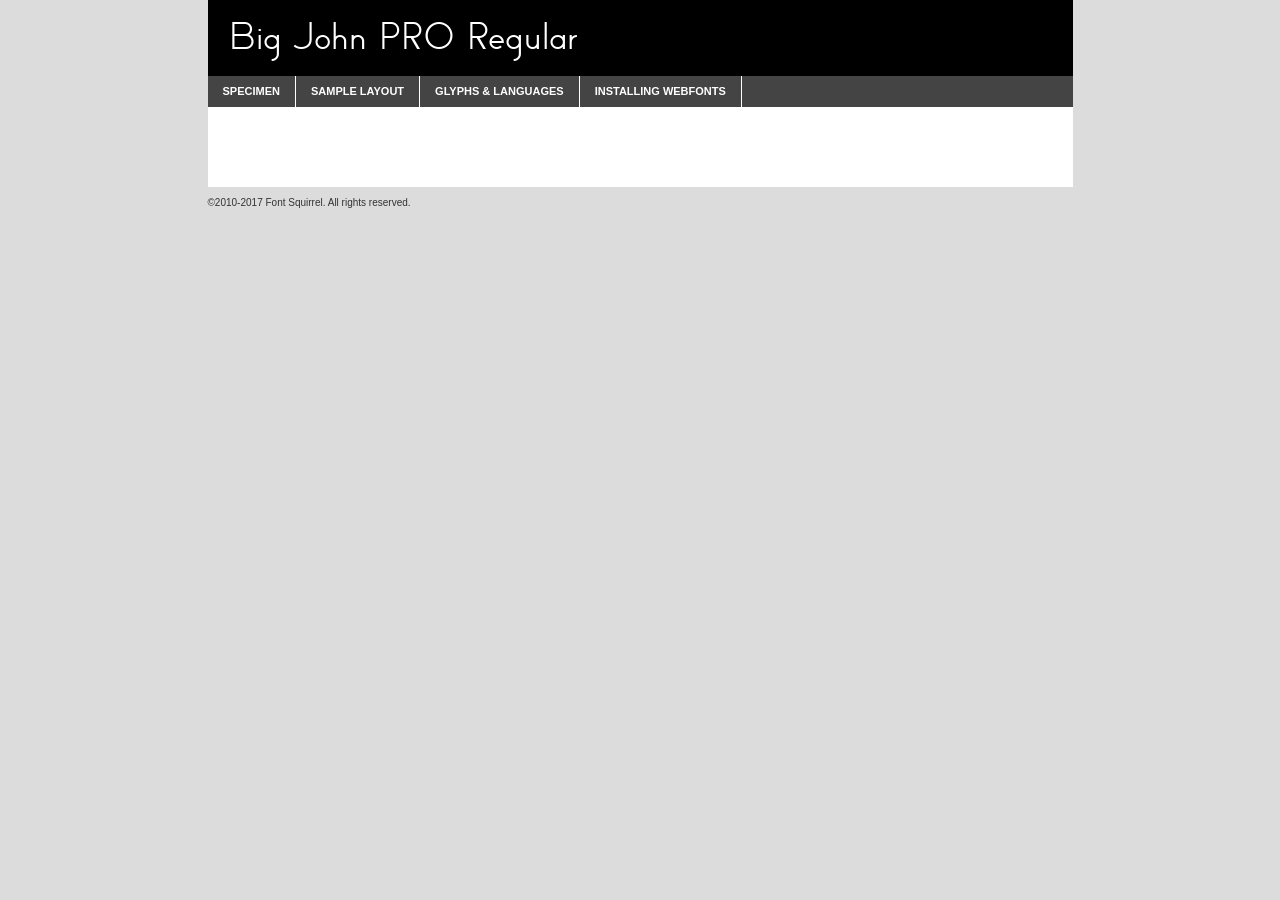
<file: fonts/bigjohnpro-regular-demo.html>
<!DOCTYPE html PUBLIC "-//W3C//DTD XHTML 1.0 Transitional//EN"
	"http://www.w3.org/TR/xhtml1/DTD/xhtml1-transitional.dtd">

<html xmlns="http://www.w3.org/1999/xhtml" xml:lang="en" lang="en">
<head>
	<meta http-equiv="Content-Type" content="text/html; charset=utf-8" />
	<script src="http://ajax.googleapis.com/ajax/libs/jquery/1.7.2/jquery.min.js" type="text/javascript" charset="utf-8"></script>
	<script type="text/javascript">
	(function($){$.fn.easyTabs=function(option){var param=jQuery.extend({fadeSpeed:"fast",defaultContent:1,activeClass:'active'},option);$(this).each(function(){var thisId="#"+this.id;if(param.defaultContent==''){param.defaultContent=1;}
	if(typeof param.defaultContent=="number")
	{var defaultTab=$(thisId+" .tabs li:eq("+(param.defaultContent-1)+") a").attr('href').substr(1);}else{var defaultTab=param.defaultContent;}
	$(thisId+" .tabs li a").each(function(){var tabToHide=$(this).attr('href').substr(1);$("#"+tabToHide).addClass('easytabs-tab-content');});hideAll();changeContent(defaultTab);function hideAll(){$(thisId+" .easytabs-tab-content").hide();}
	function changeContent(tabId){hideAll();$(thisId+" .tabs li").removeClass(param.activeClass);$(thisId+" .tabs li a[href=#"+tabId+"]").closest('li').addClass(param.activeClass);if(param.fadeSpeed!="none")
	{$(thisId+" #"+tabId).fadeIn(param.fadeSpeed);}else{$(thisId+" #"+tabId).show();}}
	$(thisId+" .tabs li").click(function(){var tabId=$(this).find('a').attr('href').substr(1);changeContent(tabId);return false;});});}})(jQuery);
	</script>
	<link rel="stylesheet" href="specimen_files/specimen_stylesheet.css" type="text/css" charset="utf-8" />
	<link rel="stylesheet" href="stylesheet.css" type="text/css" charset="utf-8" />

	<style type="text/css">
					body{
				font-family: 'big_john_proregular';
							}
		</style>

	<title>Big John PRO Regular Specimen</title>
	
	
	<script type="text/javascript" charset="utf-8">
		$(document).ready(function() {
			$('#container').easyTabs({defaultContent:1});
		});
	</script>
</head>

<body>
<div id="container">
	<div id="header">
		Big John PRO Regular	</div>
	<ul class="tabs">
		<li><a href="#specimen">Specimen</a></li>
		<li><a href="#layout">Sample Layout</a></li>
				<li><a href="#glyphs">Glyphs &amp; Languages</a></li>
		<li><a href="#installing">Installing Webfonts</a></li>
		
	</ul>
	
	<div id="main_content">

		
			<div id="specimen">
		
				<div class="section">
					<div class="grid12 firstcol">
						<div class="huge">AaBb</div>
					</div>
				</div>
		
				<div class="section">
					<div class="glyph_range">A&#x200B;B&#x200b;C&#x200b;D&#x200b;E&#x200b;F&#x200b;G&#x200b;H&#x200b;I&#x200b;J&#x200b;K&#x200b;L&#x200b;M&#x200b;N&#x200b;O&#x200b;P&#x200b;Q&#x200b;R&#x200b;S&#x200b;T&#x200b;U&#x200b;V&#x200b;W&#x200b;X&#x200b;Y&#x200b;Z&#x200b;a&#x200b;b&#x200b;c&#x200b;d&#x200b;e&#x200b;f&#x200b;g&#x200b;h&#x200b;i&#x200b;j&#x200b;k&#x200b;l&#x200b;m&#x200b;n&#x200b;o&#x200b;p&#x200b;q&#x200b;r&#x200b;s&#x200b;t&#x200b;u&#x200b;v&#x200b;w&#x200b;x&#x200b;y&#x200b;z&#x200b;1&#x200b;2&#x200b;3&#x200b;4&#x200b;5&#x200b;6&#x200b;7&#x200b;8&#x200b;9&#x200b;0&#x200b;&amp;&#x200b;.&#x200b;,&#x200b;?&#x200b;!&#x200b;&#64;&#x200b;(&#x200b;)&#x200b;#&#x200b;$&#x200b;%&#x200b;*&#x200b;+&#x200b;-&#x200b;=&#x200b;:&#x200b;;</div>
				</div>
				<div class="section">
					<div class="grid12 firstcol">
						<table class="sample_table">
							<tr><td>10</td><td class="size10">abcdefghijklmnopqrstuvwxyzABCDEFGHIJKLMNOPQRSTUVWXYZ0123456789abcdefghijklmnopqrstuvwxyzABCDEFGHIJKLMNOPQRSTUVWXYZ0123456789abcdefghijklmnopqrstuvwxyzABCDEFGHIJKLMNOPQRSTUVWXYZ</td></tr>
							<tr><td>11</td><td class="size11">abcdefghijklmnopqrstuvwxyzABCDEFGHIJKLMNOPQRSTUVWXYZ0123456789abcdefghijklmnopqrstuvwxyzABCDEFGHIJKLMNOPQRSTUVWXYZ0123456789abcdefghijklmnopqrstuvwxyzABCDEFGHIJKLMNOPQRSTUVWXYZ</td></tr>
							<tr><td>12</td><td class="size12">abcdefghijklmnopqrstuvwxyzABCDEFGHIJKLMNOPQRSTUVWXYZ0123456789abcdefghijklmnopqrstuvwxyzABCDEFGHIJKLMNOPQRSTUVWXYZ0123456789abcdefghijklmnopqrstuvwxyzABCDEFGHIJKLMNOPQRSTUVWXYZ</td></tr>
							<tr><td>13</td><td class="size13">abcdefghijklmnopqrstuvwxyzABCDEFGHIJKLMNOPQRSTUVWXYZ0123456789abcdefghijklmnopqrstuvwxyzABCDEFGHIJKLMNOPQRSTUVWXYZ0123456789abcdefghijklmnopqrstuvwxyzABCDEFGHIJKLMNOPQRSTUVWXYZ</td></tr>
							<tr><td>14</td><td class="size14">abcdefghijklmnopqrstuvwxyzABCDEFGHIJKLMNOPQRSTUVWXYZ0123456789abcdefghijklmnopqrstuvwxyzABCDEFGHIJKLMNOPQRSTUVWXYZ0123456789abcdefghijklmnopqrstuvwxyzABCDEFGHIJKLMNOPQRSTUVWXYZ</td></tr>
							<tr><td>16</td><td class="size16">abcdefghijklmnopqrstuvwxyzABCDEFGHIJKLMNOPQRSTUVWXYZ0123456789abcdefghijklmnopqrstuvwxyzABCDEFGHIJKLMNOPQRSTUVWXYZ</td></tr>
							<tr><td>18</td><td class="size18">abcdefghijklmnopqrstuvwxyzABCDEFGHIJKLMNOPQRSTUVWXYZ0123456789abcdefghijklmnopqrstuvwxyzABCDEFGHIJKLMNOPQRSTUVWXYZ</td></tr>
							<tr><td>20</td><td class="size20">abcdefghijklmnopqrstuvwxyzABCDEFGHIJKLMNOPQRSTUVWXYZ0123456789abcdefghijklmnopqrstuvwxyzABCDEFGHIJKLMNOPQRSTUVWXYZ</td></tr>
							<tr><td>24</td><td class="size24">abcdefghijklmnopqrstuvwxyzABCDEFGHIJKLMNOPQRSTUVWXYZ0123456789abcdefghijklmnopqrstuvwxyzABCDEFGHIJKLMNOPQRSTUVWXYZ</td></tr>
							<tr><td>30</td><td class="size30">abcdefghijklmnopqrstuvwxyzABCDEFGHIJKLMNOPQRSTUVWXYZ0123456789abcdefghijklmnopqrstuvwxyzABCDEFGHIJKLMNOPQRSTUVWXYZ</td></tr>
							<tr><td>36</td><td class="size36">abcdefghijklmnopqrstuvwxyzABCDEFGHIJKLMNOPQRSTUVWXYZ0123456789abcdefghijklmnopqrstuvwxyzABCDEFGHIJKLMNOPQRSTUVWXYZ</td></tr>
							<tr><td>48</td><td class="size48">abcdefghijklmnopqrstuvwxyzABCDEFGHIJKLMNOPQRSTUVWXYZ0123456789abcdefghijklmnopqrstuvwxyzABCDEFGHIJKLMNOPQRSTUVWXYZ</td></tr>
							<tr><td>60</td><td class="size60">abcdefghijklmnopqrstuvwxyzABCDEFGHIJKLMNOPQRSTUVWXYZ0123456789abcdefghijklmnopqrstuvwxyzABCDEFGHIJKLMNOPQRSTUVWXYZ</td></tr>
							<tr><td>72</td><td class="size72">abcdefghijklmnopqrstuvwxyzABCDEFGHIJKLMNOPQRSTUVWXYZ0123456789abcdefghijklmnopqrstuvwxyzABCDEFGHIJKLMNOPQRSTUVWXYZ</td></tr>
							<tr><td>90</td><td class="size90">abcdefghijklmnopqrstuvwxyzABCDEFGHIJKLMNOPQRSTUVWXYZ0123456789abcdefghijklmnopqrstuvwxyzABCDEFGHIJKLMNOPQRSTUVWXYZ</td></tr>
						</table>
				
					</div>
			
				</div>
		
		
		
								<div class="section" id="bodycomparison">


										<div id="xheight">
				<div class="fontbody">&#x25FC;&#x25FC;&#x25FC;&#x25FC;&#x25FC;&#x25FC;&#x25FC;&#x25FC;&#x25FC;&#x25FC;&#x25FC;&#x25FC;&#x25FC;&#x25FC;&#x25FC;&#x25FC;&#x25FC;&#x25FC;&#x25FC;&#x25FC;&#x25FC;&#x25FC;&#x25FC;&#x25FC;&#x25FC;&#x25FC;&#x25FC;&#x25FC;&#x25FC;&#x25FC;&#x25FC;&#x25FC;&#x25FC;&#x25FC;&#x25FC;&#x25FC;&#x25FC;&#x25FC;&#x25FC;&#x25FC;&#x25FC;&#x25FC;&#x25FC;&#x25FC;&#x25FC;&#x25FC;&#x25FC;&#x25FC;&#x25FC;&#x25FC;&#x25FC;&#x25FC;&#x25FC;&#x25FC;&#x25FC;&#x25FC;&#x25FC;&#x25FC;&#x25FC;&#x25FC;&#x25FC;&#x25FC;&#x25FC;&#x25FC;&#x25FC;&#x25FC;&#x25FC;&#x25FC;&#x25FC;&#x25FC;&#x25FC;&#x25FC;&#x25FC;&#x25FC;&#x25FC;&#x25FC;&#x25FC;&#x25FC;&#x25FC;&#x25FC;&#x25FC;&#x25FC;&#x25FC;&#x25FC;&#x25FC;&#x25FC;&#x25FC;&#x25FC;&#x25FC;&#x25FC;&#x25FC;&#x25FC;&#x25FC;&#x25FC;&#x25FC;&#x25FC;&#x25FC;&#x25FC;&#x25FC;body</div><div class="arialbody">body</div><div class="verdanabody">body</div><div class="georgiabody">body</div></div>
										<div class="fontbody" style="z-index:1">
											body<span>Big John PRO Regular</span>
										</div>
										<div class="arialbody" style="z-index:1">
											body<span>Arial</span>
										</div>
										<div class="verdanabody" style="z-index:1">
											body<span>Verdana</span>
										</div>
										<div class="georgiabody" style="z-index:1">
											body<span>Georgia</span>
										</div>



								</div>
		
		
				<div class="section psample psample_row1" id="">
					
					<div class="grid2 firstcol">
						<p class="size10"><span>10.</span>Aenean lacinia bibendum nulla sed consectetur. Fusce dapibus, tellus ac cursus commodo, tortor mauris condimentum nibh, ut fermentum massa justo sit amet risus. Nullam id dolor id nibh ultricies vehicula ut id elit. Cum sociis natoque penatibus et magnis dis parturient montes, nascetur ridiculus mus. Nulla vitae elit libero, a pharetra augue.</p>
			
					</div>
					<div class="grid3">
						<p class="size11"><span>11.</span>Aenean lacinia bibendum nulla sed consectetur. Fusce dapibus, tellus ac cursus commodo, tortor mauris condimentum nibh, ut fermentum massa justo sit amet risus. Nullam id dolor id nibh ultricies vehicula ut id elit. Cum sociis natoque penatibus et magnis dis parturient montes, nascetur ridiculus mus. Nulla vitae elit libero, a pharetra augue.</p>
			
					</div>
					<div class="grid3">
						<p class="size12"><span>12.</span>Aenean lacinia bibendum nulla sed consectetur. Fusce dapibus, tellus ac cursus commodo, tortor mauris condimentum nibh, ut fermentum massa justo sit amet risus. Nullam id dolor id nibh ultricies vehicula ut id elit. Cum sociis natoque penatibus et magnis dis parturient montes, nascetur ridiculus mus. Nulla vitae elit libero, a pharetra augue.</p>
			
					</div>
					<div class="grid4">
						<p class="size13"><span>13.</span>Aenean lacinia bibendum nulla sed consectetur. Fusce dapibus, tellus ac cursus commodo, tortor mauris condimentum nibh, ut fermentum massa justo sit amet risus. Nullam id dolor id nibh ultricies vehicula ut id elit. Cum sociis natoque penatibus et magnis dis parturient montes, nascetur ridiculus mus. Nulla vitae elit libero, a pharetra augue.</p>
			
					</div>
					<div class="white_blend"></div>
					
				</div>
				<div class="section psample psample_row2" id="">
					<div class="grid3 firstcol">
						<p class="size14"><span>14.</span>Aenean lacinia bibendum nulla sed consectetur. Fusce dapibus, tellus ac cursus commodo, tortor mauris condimentum nibh, ut fermentum massa justo sit amet risus. Nullam id dolor id nibh ultricies vehicula ut id elit. Cum sociis natoque penatibus et magnis dis parturient montes, nascetur ridiculus mus. Nulla vitae elit libero, a pharetra augue.</p>
			
					</div>
					<div class="grid4">
						<p class="size16"><span>16.</span>Aenean lacinia bibendum nulla sed consectetur. Fusce dapibus, tellus ac cursus commodo, tortor mauris condimentum nibh, ut fermentum massa justo sit amet risus. Nullam id dolor id nibh ultricies vehicula ut id elit. Cum sociis natoque penatibus et magnis dis parturient montes, nascetur ridiculus mus. Nulla vitae elit libero, a pharetra augue.</p>
			
					</div>
					<div class="grid5">
						<p class="size18"><span>18.</span>Aenean lacinia bibendum nulla sed consectetur. Fusce dapibus, tellus ac cursus commodo, tortor mauris condimentum nibh, ut fermentum massa justo sit amet risus. Nullam id dolor id nibh ultricies vehicula ut id elit. Cum sociis natoque penatibus et magnis dis parturient montes, nascetur ridiculus mus. Nulla vitae elit libero, a pharetra augue.</p>
			
					</div>

					<div class="white_blend"></div>

				</div>
				
				<div class="section psample psample_row3" id="">
					<div class="grid5 firstcol">
						<p class="size20"><span>20.</span>Aenean lacinia bibendum nulla sed consectetur. Fusce dapibus, tellus ac cursus commodo, tortor mauris condimentum nibh, ut fermentum massa justo sit amet risus. Nullam id dolor id nibh ultricies vehicula ut id elit. Cum sociis natoque penatibus et magnis dis parturient montes, nascetur ridiculus mus. Nulla vitae elit libero, a pharetra augue.</p>
					</div>
					<div class="grid7">
						<p class="size24"><span>24.</span>Aenean lacinia bibendum nulla sed consectetur. Fusce dapibus, tellus ac cursus commodo, tortor mauris condimentum nibh, ut fermentum massa justo sit amet risus. Nullam id dolor id nibh ultricies vehicula ut id elit. Cum sociis natoque penatibus et magnis dis parturient montes, nascetur ridiculus mus. Nulla vitae elit libero, a pharetra augue.</p>
					</div>
					
					<div class="white_blend"></div>
					
				</div>
				
				<div class="section psample psample_row4" id="">
					<div class="grid12 firstcol">
						<p class="size30"><span>30.</span>Aenean lacinia bibendum nulla sed consectetur. Fusce dapibus, tellus ac cursus commodo, tortor mauris condimentum nibh, ut fermentum massa justo sit amet risus. Nullam id dolor id nibh ultricies vehicula ut id elit. Cum sociis natoque penatibus et magnis dis parturient montes, nascetur ridiculus mus. Nulla vitae elit libero, a pharetra augue.</p>
					</div>
					<div class="white_blend"></div>
					
				</div>
				
				
				
				<div class="section psample psample_row1 fullreverse">
					<div class="grid2 firstcol">
						<p class="size10"><span>10.</span>Aenean lacinia bibendum nulla sed consectetur. Fusce dapibus, tellus ac cursus commodo, tortor mauris condimentum nibh, ut fermentum massa justo sit amet risus. Nullam id dolor id nibh ultricies vehicula ut id elit. Cum sociis natoque penatibus et magnis dis parturient montes, nascetur ridiculus mus. Nulla vitae elit libero, a pharetra augue.</p>
			
					</div>
					<div class="grid3">
						<p class="size11"><span>11.</span>Aenean lacinia bibendum nulla sed consectetur. Fusce dapibus, tellus ac cursus commodo, tortor mauris condimentum nibh, ut fermentum massa justo sit amet risus. Nullam id dolor id nibh ultricies vehicula ut id elit. Cum sociis natoque penatibus et magnis dis parturient montes, nascetur ridiculus mus. Nulla vitae elit libero, a pharetra augue.</p>
			
					</div>
					<div class="grid3">
						<p class="size12"><span>12.</span>Aenean lacinia bibendum nulla sed consectetur. Fusce dapibus, tellus ac cursus commodo, tortor mauris condimentum nibh, ut fermentum massa justo sit amet risus. Nullam id dolor id nibh ultricies vehicula ut id elit. Cum sociis natoque penatibus et magnis dis parturient montes, nascetur ridiculus mus. Nulla vitae elit libero, a pharetra augue.</p>
			
					</div>
					<div class="grid4">
						<p class="size13"><span>13.</span>Aenean lacinia bibendum nulla sed consectetur. Fusce dapibus, tellus ac cursus commodo, tortor mauris condimentum nibh, ut fermentum massa justo sit amet risus. Nullam id dolor id nibh ultricies vehicula ut id elit. Cum sociis natoque penatibus et magnis dis parturient montes, nascetur ridiculus mus. Nulla vitae elit libero, a pharetra augue.</p>
			
					</div>
					<div class="black_blend"></div>
					
				</div>
				
				<div class="section psample psample_row2 fullreverse">
					<div class="grid3 firstcol">
						<p class="size14"><span>14.</span>Aenean lacinia bibendum nulla sed consectetur. Fusce dapibus, tellus ac cursus commodo, tortor mauris condimentum nibh, ut fermentum massa justo sit amet risus. Nullam id dolor id nibh ultricies vehicula ut id elit. Cum sociis natoque penatibus et magnis dis parturient montes, nascetur ridiculus mus. Nulla vitae elit libero, a pharetra augue.</p>
			
					</div>
					<div class="grid4">
						<p class="size16"><span>16.</span>Aenean lacinia bibendum nulla sed consectetur. Fusce dapibus, tellus ac cursus commodo, tortor mauris condimentum nibh, ut fermentum massa justo sit amet risus. Nullam id dolor id nibh ultricies vehicula ut id elit. Cum sociis natoque penatibus et magnis dis parturient montes, nascetur ridiculus mus. Nulla vitae elit libero, a pharetra augue.</p>
			
					</div>
					<div class="grid5">
						<p class="size18"><span>18.</span>Aenean lacinia bibendum nulla sed consectetur. Fusce dapibus, tellus ac cursus commodo, tortor mauris condimentum nibh, ut fermentum massa justo sit amet risus. Nullam id dolor id nibh ultricies vehicula ut id elit. Cum sociis natoque penatibus et magnis dis parturient montes, nascetur ridiculus mus. Nulla vitae elit libero, a pharetra augue.</p>
			
					</div>
					<div class="black_blend"></div>

				</div>
				
				<div class="section psample fullreverse psample_row3" id="">
					<div class="grid5 firstcol">
						<p class="size20"><span>20.</span>Aenean lacinia bibendum nulla sed consectetur. Fusce dapibus, tellus ac cursus commodo, tortor mauris condimentum nibh, ut fermentum massa justo sit amet risus. Nullam id dolor id nibh ultricies vehicula ut id elit. Cum sociis natoque penatibus et magnis dis parturient montes, nascetur ridiculus mus. Nulla vitae elit libero, a pharetra augue.</p>
					</div>
					<div class="grid7">
						<p class="size24"><span>24.</span>Aenean lacinia bibendum nulla sed consectetur. Fusce dapibus, tellus ac cursus commodo, tortor mauris condimentum nibh, ut fermentum massa justo sit amet risus. Nullam id dolor id nibh ultricies vehicula ut id elit. Cum sociis natoque penatibus et magnis dis parturient montes, nascetur ridiculus mus. Nulla vitae elit libero, a pharetra augue.</p>
					</div>
					
					<div class="black_blend"></div>
					
				</div>
				
				<div class="section psample fullreverse psample_row4" id="" style="border-bottom: 20px #000 solid;">
					<div class="grid12 firstcol">
						<p class="size30"><span>30.</span>Aenean lacinia bibendum nulla sed consectetur. Fusce dapibus, tellus ac cursus commodo, tortor mauris condimentum nibh, ut fermentum massa justo sit amet risus. Nullam id dolor id nibh ultricies vehicula ut id elit. Cum sociis natoque penatibus et magnis dis parturient montes, nascetur ridiculus mus. Nulla vitae elit libero, a pharetra augue.</p>
					</div>
					<div class="black_blend"></div>
					
				</div>
				
				
				
				
			</div>
			
			<div id="layout">
				
				<div class="section">
					
					<div class="grid12 firstcol">
						<h1>Lorem Ipsum Dolor</h1>
						<h2>Etiam porta sem malesuada magna mollis euismod</h2>
						
						<p class="byline">By <a href="#link">Aenean Lacinia</a></p>
					</div>
				</div>
				<div class="section">
					<div class="grid8 firstcol">
						<p class="large">Donec sed odio dui. Morbi leo risus, porta ac consectetur ac, vestibulum at eros. Fusce dapibus, tellus ac cursus commodo, tortor mauris condimentum nibh, ut fermentum massa justo sit amet risus. </p>

						
						<h3>Pellentesque ornare sem</h3>

						<p>Maecenas sed diam eget risus varius blandit sit amet non magna. Maecenas faucibus mollis interdum. Donec ullamcorper nulla non metus auctor fringilla. Nullam id dolor id nibh ultricies vehicula ut id elit. Nullam id dolor id nibh ultricies vehicula ut id elit. </p>

						<p>Aenean eu leo quam. Pellentesque ornare sem lacinia quam venenatis vestibulum. Lorem ipsum dolor sit amet, consectetur adipiscing elit. Cum sociis natoque penatibus et magnis dis parturient montes, nascetur ridiculus mus. </p>

						<p>Nulla vitae elit libero, a pharetra augue. Praesent commodo cursus magna, vel scelerisque nisl consectetur et. Aenean lacinia bibendum nulla sed consectetur. </p>

						<p>Nullam quis risus eget urna mollis ornare vel eu leo. Nullam quis risus eget urna mollis ornare vel eu leo. Maecenas sed diam eget risus varius blandit sit amet non magna. Donec ullamcorper nulla non metus auctor fringilla. </p>

						<h3>Cras mattis consectetur</h3>

						<p>Aenean eu leo quam. Pellentesque ornare sem lacinia quam venenatis vestibulum. Aenean lacinia bibendum nulla sed consectetur. Integer posuere erat a ante venenatis dapibus posuere velit aliquet. Cras mattis consectetur purus sit amet fermentum. </p>

						<p>Nullam id dolor id nibh ultricies vehicula ut id elit. Nullam quis risus eget urna mollis ornare vel eu leo. Cras mattis consectetur purus sit amet fermentum.</p>
					</div>
					
					<div class="grid4 sidebar">
						
						<div class="box reverse">
							<p class="last">Nullam quis risus eget urna mollis ornare vel eu leo. Donec ullamcorper nulla non metus auctor fringilla. Cras mattis consectetur purus sit amet fermentum. Sed posuere consectetur est at lobortis. Lorem ipsum dolor sit amet, consectetur adipiscing elit. </p>
						</div>
						
						<p class="caption">Maecenas sed diam eget risus varius.</p>

						<p>Vestibulum id ligula porta felis euismod semper. Integer posuere erat a ante venenatis dapibus posuere velit aliquet. Vestibulum id ligula porta felis euismod semper. Sed posuere consectetur est at lobortis. Maecenas sed diam eget risus varius blandit sit amet non magna. Fusce dapibus, tellus ac cursus commodo, tortor mauris condimentum nibh, ut fermentum massa justo sit amet risus. </p>

					

						<p>Duis mollis, est non commodo luctus, nisi erat porttitor ligula, eget lacinia odio sem nec elit. Aenean lacinia bibendum nulla sed consectetur. Vivamus sagittis lacus vel augue laoreet rutrum faucibus dolor auctor. Aenean lacinia bibendum nulla sed consectetur. Nullam quis risus eget urna mollis ornare vel eu leo. </p>

						<p>Praesent commodo cursus magna, vel scelerisque nisl consectetur et. Donec ullamcorper nulla non metus auctor fringilla. Maecenas faucibus mollis interdum. Fusce dapibus, tellus ac cursus commodo, tortor mauris condimentum nibh, ut fermentum massa justo sit amet risus. </p>

					</div>
				</div>
				
			</div>


			



		<div id="glyphs">
			<div class="section">
				<div class="grid12 firstcol">
			
				<h1>Language Support</h1>
				<p>The subset of Big John PRO Regular in this kit supports the following languages:<br />
			
					Albanian, Basque, Breton, Chamorro, Danish, Dutch, English, Finnish, French, Frisian, Galician, Italian, Malagasy, Norwegian, Portuguese, Spanish, Alsatian, Aragonese, Arapaho, Arrernte, Asturian, Aymara, Bislama, Cebuano, Corsican, Fijian, French_creole, Genoese, Gilbertese, Greenlandic, Haitian_creole, Hiligaynon, Hmong, Hopi, Ibanag, Iloko_ilokano, Indonesian, Interglossa_glosa, Interlingua, Irish_gaelic, Jerriais, Lojban, Lombard, Luxembourgeois, Manx, Mohawk, Norfolk_pitcairnese, Occitan, Oromo, Pangasinan, Papiamento, Piedmontese, Potawatomi, Rhaeto-romance, Romansh, Rotokas, Sami_lule, Samoan, Sardinian, Scots_gaelic, Seychelles_creole, Shona, Sicilian, Somali, Southern_ndebele, Swahili, Swati_swazi, Tagalog_filipino_pilipino, Tetum, Tok_pisin, Uyghur_latinized, Volapuk, Walloon, Warlpiri, Xhosa, Yapese, Zulu, Latinbasic, Demo				</p>
				<h1>Glyph Chart</h1>
				<p>The subset of Big John PRO Regular in this kit includes all the glyphs listed below. Unicode entities are included above each glyph to help you insert individual characters into your layout.</p>
				<div id="glyph_chart">
			
																				 <div><p>&amp;#13;</p>&#13;</div>
																				 <div><p>&amp;#32;</p>&#32;</div>
																				 <div><p>&amp;#33;</p>&#33;</div>
																				 <div><p>&amp;#34;</p>&#34;</div>
																				 <div><p>&amp;#36;</p>&#36;</div>
																				 <div><p>&amp;#37;</p>&#37;</div>
																				 <div><p>&amp;#38;</p>&#38;</div>
																				 <div><p>&amp;#40;</p>&#40;</div>
																				 <div><p>&amp;#41;</p>&#41;</div>
																				 <div><p>&amp;#43;</p>&#43;</div>
																				 <div><p>&amp;#44;</p>&#44;</div>
																				 <div><p>&amp;#45;</p>&#45;</div>
																				 <div><p>&amp;#46;</p>&#46;</div>
																				 <div><p>&amp;#47;</p>&#47;</div>
																				 <div><p>&amp;#48;</p>&#48;</div>
																				 <div><p>&amp;#49;</p>&#49;</div>
																				 <div><p>&amp;#50;</p>&#50;</div>
																				 <div><p>&amp;#51;</p>&#51;</div>
																				 <div><p>&amp;#52;</p>&#52;</div>
																				 <div><p>&amp;#53;</p>&#53;</div>
																				 <div><p>&amp;#54;</p>&#54;</div>
																				 <div><p>&amp;#55;</p>&#55;</div>
																				 <div><p>&amp;#56;</p>&#56;</div>
																				 <div><p>&amp;#57;</p>&#57;</div>
																				 <div><p>&amp;#58;</p>&#58;</div>
																				 <div><p>&amp;#59;</p>&#59;</div>
																				 <div><p>&amp;#61;</p>&#61;</div>
																				 <div><p>&amp;#63;</p>&#63;</div>
																				 <div><p>&amp;#64;</p>&#64;</div>
																				 <div><p>&amp;#65;</p>&#65;</div>
																				 <div><p>&amp;#66;</p>&#66;</div>
																				 <div><p>&amp;#67;</p>&#67;</div>
																				 <div><p>&amp;#68;</p>&#68;</div>
																				 <div><p>&amp;#69;</p>&#69;</div>
																				 <div><p>&amp;#70;</p>&#70;</div>
																				 <div><p>&amp;#71;</p>&#71;</div>
																				 <div><p>&amp;#72;</p>&#72;</div>
																				 <div><p>&amp;#73;</p>&#73;</div>
																				 <div><p>&amp;#74;</p>&#74;</div>
																				 <div><p>&amp;#75;</p>&#75;</div>
																				 <div><p>&amp;#76;</p>&#76;</div>
																				 <div><p>&amp;#77;</p>&#77;</div>
																				 <div><p>&amp;#78;</p>&#78;</div>
																				 <div><p>&amp;#79;</p>&#79;</div>
																				 <div><p>&amp;#80;</p>&#80;</div>
																				 <div><p>&amp;#81;</p>&#81;</div>
																				 <div><p>&amp;#82;</p>&#82;</div>
																				 <div><p>&amp;#83;</p>&#83;</div>
																				 <div><p>&amp;#84;</p>&#84;</div>
																				 <div><p>&amp;#85;</p>&#85;</div>
																				 <div><p>&amp;#86;</p>&#86;</div>
																				 <div><p>&amp;#87;</p>&#87;</div>
																				 <div><p>&amp;#88;</p>&#88;</div>
																				 <div><p>&amp;#89;</p>&#89;</div>
																				 <div><p>&amp;#90;</p>&#90;</div>
																				 <div><p>&amp;#91;</p>&#91;</div>
																				 <div><p>&amp;#92;</p>&#92;</div>
																				 <div><p>&amp;#93;</p>&#93;</div>
																				 <div><p>&amp;#95;</p>&#95;</div>
																				 <div><p>&amp;#96;</p>&#96;</div>
																				 <div><p>&amp;#97;</p>&#97;</div>
																				 <div><p>&amp;#98;</p>&#98;</div>
																				 <div><p>&amp;#99;</p>&#99;</div>
																				 <div><p>&amp;#100;</p>&#100;</div>
																				 <div><p>&amp;#101;</p>&#101;</div>
																				 <div><p>&amp;#102;</p>&#102;</div>
																				 <div><p>&amp;#103;</p>&#103;</div>
																				 <div><p>&amp;#104;</p>&#104;</div>
																				 <div><p>&amp;#105;</p>&#105;</div>
																				 <div><p>&amp;#106;</p>&#106;</div>
																				 <div><p>&amp;#107;</p>&#107;</div>
																				 <div><p>&amp;#108;</p>&#108;</div>
																				 <div><p>&amp;#109;</p>&#109;</div>
																				 <div><p>&amp;#110;</p>&#110;</div>
																				 <div><p>&amp;#111;</p>&#111;</div>
																				 <div><p>&amp;#112;</p>&#112;</div>
																				 <div><p>&amp;#113;</p>&#113;</div>
																				 <div><p>&amp;#114;</p>&#114;</div>
																				 <div><p>&amp;#115;</p>&#115;</div>
																				 <div><p>&amp;#116;</p>&#116;</div>
																				 <div><p>&amp;#117;</p>&#117;</div>
																				 <div><p>&amp;#118;</p>&#118;</div>
																				 <div><p>&amp;#119;</p>&#119;</div>
																				 <div><p>&amp;#120;</p>&#120;</div>
																				 <div><p>&amp;#121;</p>&#121;</div>
																				 <div><p>&amp;#122;</p>&#122;</div>
																				 <div><p>&amp;#160;</p>&#160;</div>
																				 <div><p>&amp;#161;</p>&#161;</div>
																				 <div><p>&amp;#168;</p>&#168;</div>
																				 <div><p>&amp;#173;</p>&#173;</div>
																				 <div><p>&amp;#175;</p>&#175;</div>
																				 <div><p>&amp;#180;</p>&#180;</div>
																				 <div><p>&amp;#184;</p>&#184;</div>
																				 <div><p>&amp;#191;</p>&#191;</div>
																				 <div><p>&amp;#192;</p>&#192;</div>
																				 <div><p>&amp;#193;</p>&#193;</div>
																				 <div><p>&amp;#194;</p>&#194;</div>
																				 <div><p>&amp;#195;</p>&#195;</div>
																				 <div><p>&amp;#196;</p>&#196;</div>
																				 <div><p>&amp;#197;</p>&#197;</div>
																				 <div><p>&amp;#198;</p>&#198;</div>
																				 <div><p>&amp;#199;</p>&#199;</div>
																				 <div><p>&amp;#200;</p>&#200;</div>
																				 <div><p>&amp;#201;</p>&#201;</div>
																				 <div><p>&amp;#202;</p>&#202;</div>
																				 <div><p>&amp;#203;</p>&#203;</div>
																				 <div><p>&amp;#204;</p>&#204;</div>
																				 <div><p>&amp;#205;</p>&#205;</div>
																				 <div><p>&amp;#206;</p>&#206;</div>
																				 <div><p>&amp;#207;</p>&#207;</div>
																				 <div><p>&amp;#208;</p>&#208;</div>
																				 <div><p>&amp;#209;</p>&#209;</div>
																				 <div><p>&amp;#210;</p>&#210;</div>
																				 <div><p>&amp;#211;</p>&#211;</div>
																				 <div><p>&amp;#212;</p>&#212;</div>
																				 <div><p>&amp;#213;</p>&#213;</div>
																				 <div><p>&amp;#214;</p>&#214;</div>
																				 <div><p>&amp;#216;</p>&#216;</div>
																				 <div><p>&amp;#217;</p>&#217;</div>
																				 <div><p>&amp;#218;</p>&#218;</div>
																				 <div><p>&amp;#219;</p>&#219;</div>
																				 <div><p>&amp;#220;</p>&#220;</div>
																				 <div><p>&amp;#221;</p>&#221;</div>
																				 <div><p>&amp;#224;</p>&#224;</div>
																				 <div><p>&amp;#225;</p>&#225;</div>
																				 <div><p>&amp;#226;</p>&#226;</div>
																				 <div><p>&amp;#227;</p>&#227;</div>
																				 <div><p>&amp;#228;</p>&#228;</div>
																				 <div><p>&amp;#229;</p>&#229;</div>
																				 <div><p>&amp;#230;</p>&#230;</div>
																				 <div><p>&amp;#231;</p>&#231;</div>
																				 <div><p>&amp;#232;</p>&#232;</div>
																				 <div><p>&amp;#233;</p>&#233;</div>
																				 <div><p>&amp;#234;</p>&#234;</div>
																				 <div><p>&amp;#235;</p>&#235;</div>
																				 <div><p>&amp;#236;</p>&#236;</div>
																				 <div><p>&amp;#237;</p>&#237;</div>
																				 <div><p>&amp;#238;</p>&#238;</div>
																				 <div><p>&amp;#239;</p>&#239;</div>
																				 <div><p>&amp;#241;</p>&#241;</div>
																				 <div><p>&amp;#242;</p>&#242;</div>
																				 <div><p>&amp;#243;</p>&#243;</div>
																				 <div><p>&amp;#244;</p>&#244;</div>
																				 <div><p>&amp;#245;</p>&#245;</div>
																				 <div><p>&amp;#246;</p>&#246;</div>
																				 <div><p>&amp;#248;</p>&#248;</div>
																				 <div><p>&amp;#249;</p>&#249;</div>
																				 <div><p>&amp;#250;</p>&#250;</div>
																				 <div><p>&amp;#251;</p>&#251;</div>
																				 <div><p>&amp;#252;</p>&#252;</div>
																				 <div><p>&amp;#253;</p>&#253;</div>
																				 <div><p>&amp;#254;</p>&#254;</div>
																				 <div><p>&amp;#255;</p>&#255;</div>
																				 <div><p>&amp;#338;</p>&#338;</div>
																				 <div><p>&amp;#339;</p>&#339;</div>
																				 <div><p>&amp;#376;</p>&#376;</div>
																				 <div><p>&amp;#710;</p>&#710;</div>
																				 <div><p>&amp;#732;</p>&#732;</div>
																				 <div><p>&amp;#8192;</p>&#8192;</div>
																				 <div><p>&amp;#8193;</p>&#8193;</div>
																				 <div><p>&amp;#8194;</p>&#8194;</div>
																				 <div><p>&amp;#8195;</p>&#8195;</div>
																				 <div><p>&amp;#8196;</p>&#8196;</div>
																				 <div><p>&amp;#8197;</p>&#8197;</div>
																				 <div><p>&amp;#8198;</p>&#8198;</div>
																				 <div><p>&amp;#8199;</p>&#8199;</div>
																				 <div><p>&amp;#8200;</p>&#8200;</div>
																				 <div><p>&amp;#8201;</p>&#8201;</div>
																				 <div><p>&amp;#8202;</p>&#8202;</div>
																				 <div><p>&amp;#8208;</p>&#8208;</div>
																				 <div><p>&amp;#8209;</p>&#8209;</div>
																				 <div><p>&amp;#8210;</p>&#8210;</div>
																				 <div><p>&amp;#8211;</p>&#8211;</div>
																				 <div><p>&amp;#8212;</p>&#8212;</div>
																				 <div><p>&amp;#8216;</p>&#8216;</div>
																				 <div><p>&amp;#8217;</p>&#8217;</div>
																				 <div><p>&amp;#8220;</p>&#8220;</div>
																				 <div><p>&amp;#8221;</p>&#8221;</div>
																				 <div><p>&amp;#8239;</p>&#8239;</div>
																				 <div><p>&amp;#8287;</p>&#8287;</div>
																				 <div><p>&amp;#9724;</p>&#9724;</div>
																																																</div>	
				</div>
		
		
			</div>
		</div>
		
		
		<div id="specs">
			
		</div>
	
		<div id="installing">
			<div class="section">
				<div class="grid7 firstcol">
					<h1>Installing Webfonts</h1>
					
					<p>Webfonts are supported by all major browser platforms but not all in the same way. There are currently four different font formats that must be included in order to target all browsers. This includes TTF, WOFF, EOT and SVG.</p>
					
					<h2>1. Upload your webfonts</h2>
					<p>You must upload your webfont kit to your website. They should be in or near the same directory as your CSS files.</p>
					
					<h2>2. Include the webfont stylesheet</h2>
					<p>A special CSS @font-face declaration helps the various browsers select the appropriate font it needs without causing you a bunch of headaches. Learn more about this syntax by reading the <a href="https://www.fontspring.com/blog/further-hardening-of-the-bulletproof-syntax">Fontspring blog post</a> about it. The code for it is as follows:</p>


<code>
@font-face{ 
	font-family: 'MyWebFont';
	src: url('WebFont.eot');
	src: url('WebFont.eot?#iefix') format('embedded-opentype'),
	     url('WebFont.woff') format('woff'),
	     url('WebFont.ttf') format('truetype'),
	     url('WebFont.svg#webfont') format('svg');
}
</code>

	<p>We've already gone ahead and generated the code for you. All you have to do is link to the stylesheet in your HTML, like this:</p>
	<code>&lt;link rel=&quot;stylesheet&quot; href=&quot;stylesheet.css&quot; type=&quot;text/css&quot; charset=&quot;utf-8&quot; /&gt;</code>

					<h2>3. Modify your own stylesheet</h2>
					<p>To take advantage of your new fonts, you must tell your stylesheet to use them. Look at the original @font-face declaration above and find the property called "font-family." The name linked there will be what you use to reference the font. Prepend that webfont name to the font stack in the "font-family" property, inside the selector you want to change. For example:</p>
<code>p { font-family: 'WebFont', Arial, sans-serif; }</code>

<h2>4. Test</h2>
<p>Getting webfonts to work cross-browser <em>can</em> be tricky. Use the information in the sidebar to help you if you find that fonts aren't loading in a particular browser.</p>
				</div>
				
				<div class="grid5 sidebar">
					<div class="box">
						<h2>Troubleshooting<br />Font-Face Problems</h2>
						<p>Having trouble getting your webfonts to load in your new website? Here are some tips to sort out what might be the problem.</p>

						<h3>Fonts not showing in any browser</h3>

						<p>This sounds like you need to work on the plumbing. You either did not upload the fonts to the correct directory, or you did not link the fonts properly in the CSS. If you've confirmed that all this is correct and you still have a problem, take a look at your .htaccess file and see if requests are getting intercepted.</p>

						<h3>Fonts not loading in iPhone or iPad</h3>

						<p>The most common problem here is that you are serving the fonts from an IIS server. IIS refuses to serve files that have unknown MIME types. If that is the case, you must set the MIME type for SVG to "image/svg+xml" in the server settings. Follow these instructions from Microsoft if you need help.</p>

						<h3>Fonts not loading in Firefox</h3>

						<p>The primary reason for this failure? You are still using a version Firefox older than 3.5. So upgrade already! If that isn't it, then you are very likely serving fonts from a different domain. Firefox requires that all font assets be served from the same domain. Lastly it is possible that you need to add WOFF to your list of MIME types (if you are serving via IIS.)</p>

						<h3>Fonts not loading in IE</h3>

						<p>Are you looking at Internet Explorer on an actual Windows machine or are you cheating by using a service like Adobe BrowserLab? Many of these screenshot services do not render @font-face for IE. Best to test it on a real machine.</p>

						<h3>Fonts not loading in IE9</h3>

						<p>IE9, like Firefox, requires that fonts be served from the same domain as the website. Make sure that is the case.</p>
					</div>
				</div>
			</div>
			
		</div>
	
	</div>
	<div id="footer">
		<p>&copy;2010-2017 Font Squirrel. All rights reserved.</p>
	</div>
</div>
</body>
</html>
</file>
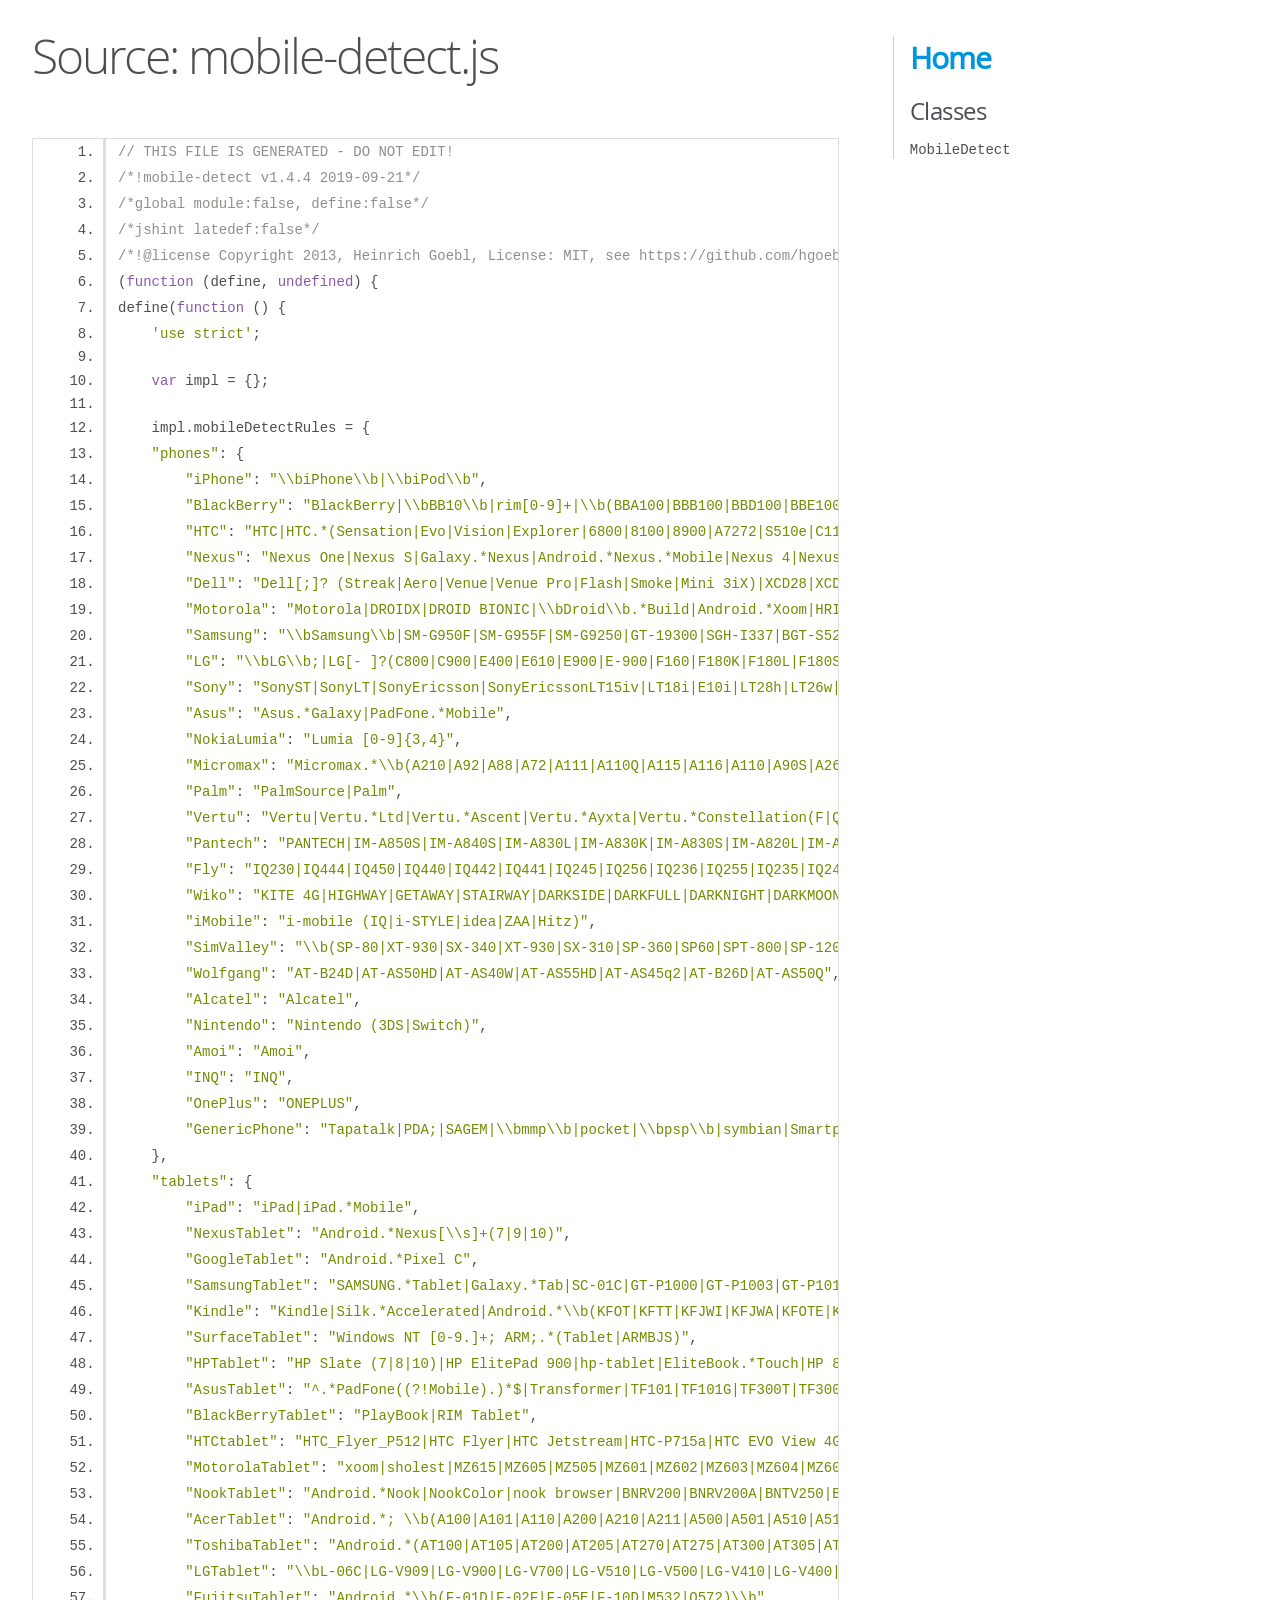
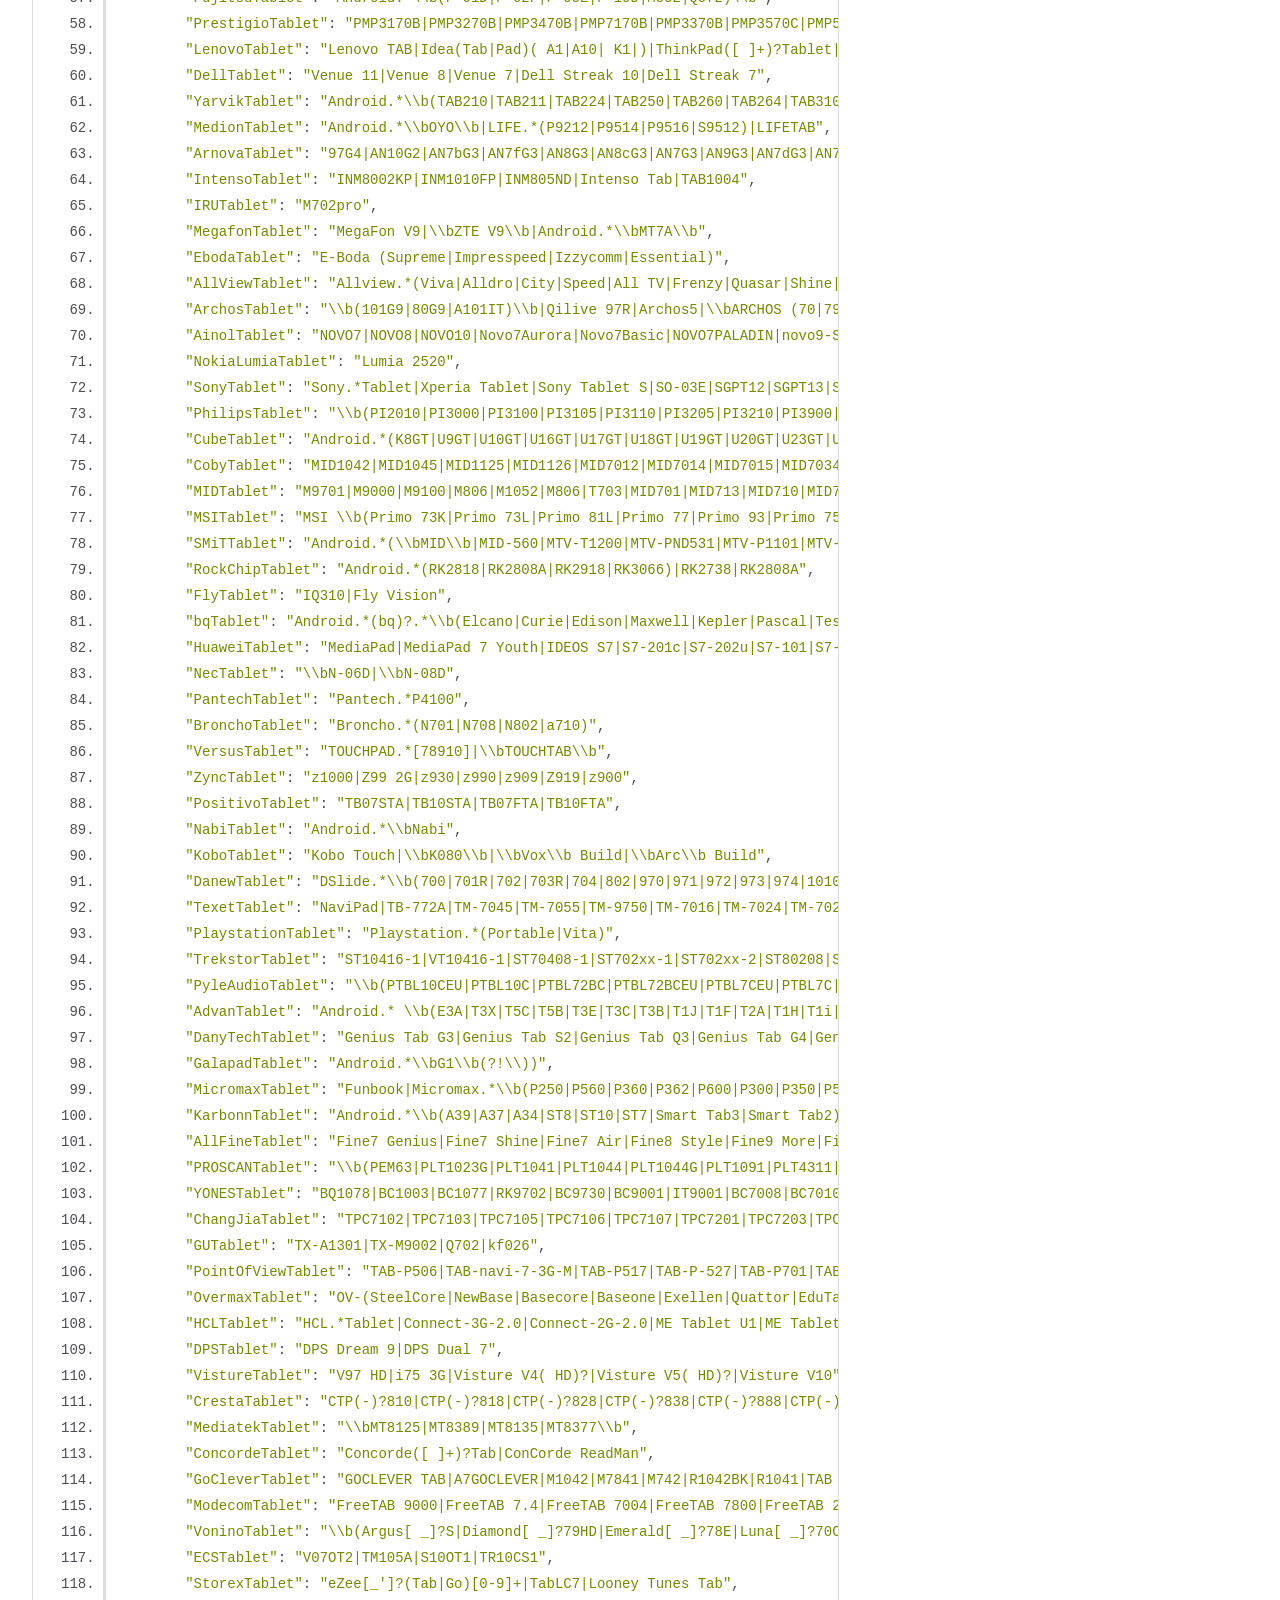
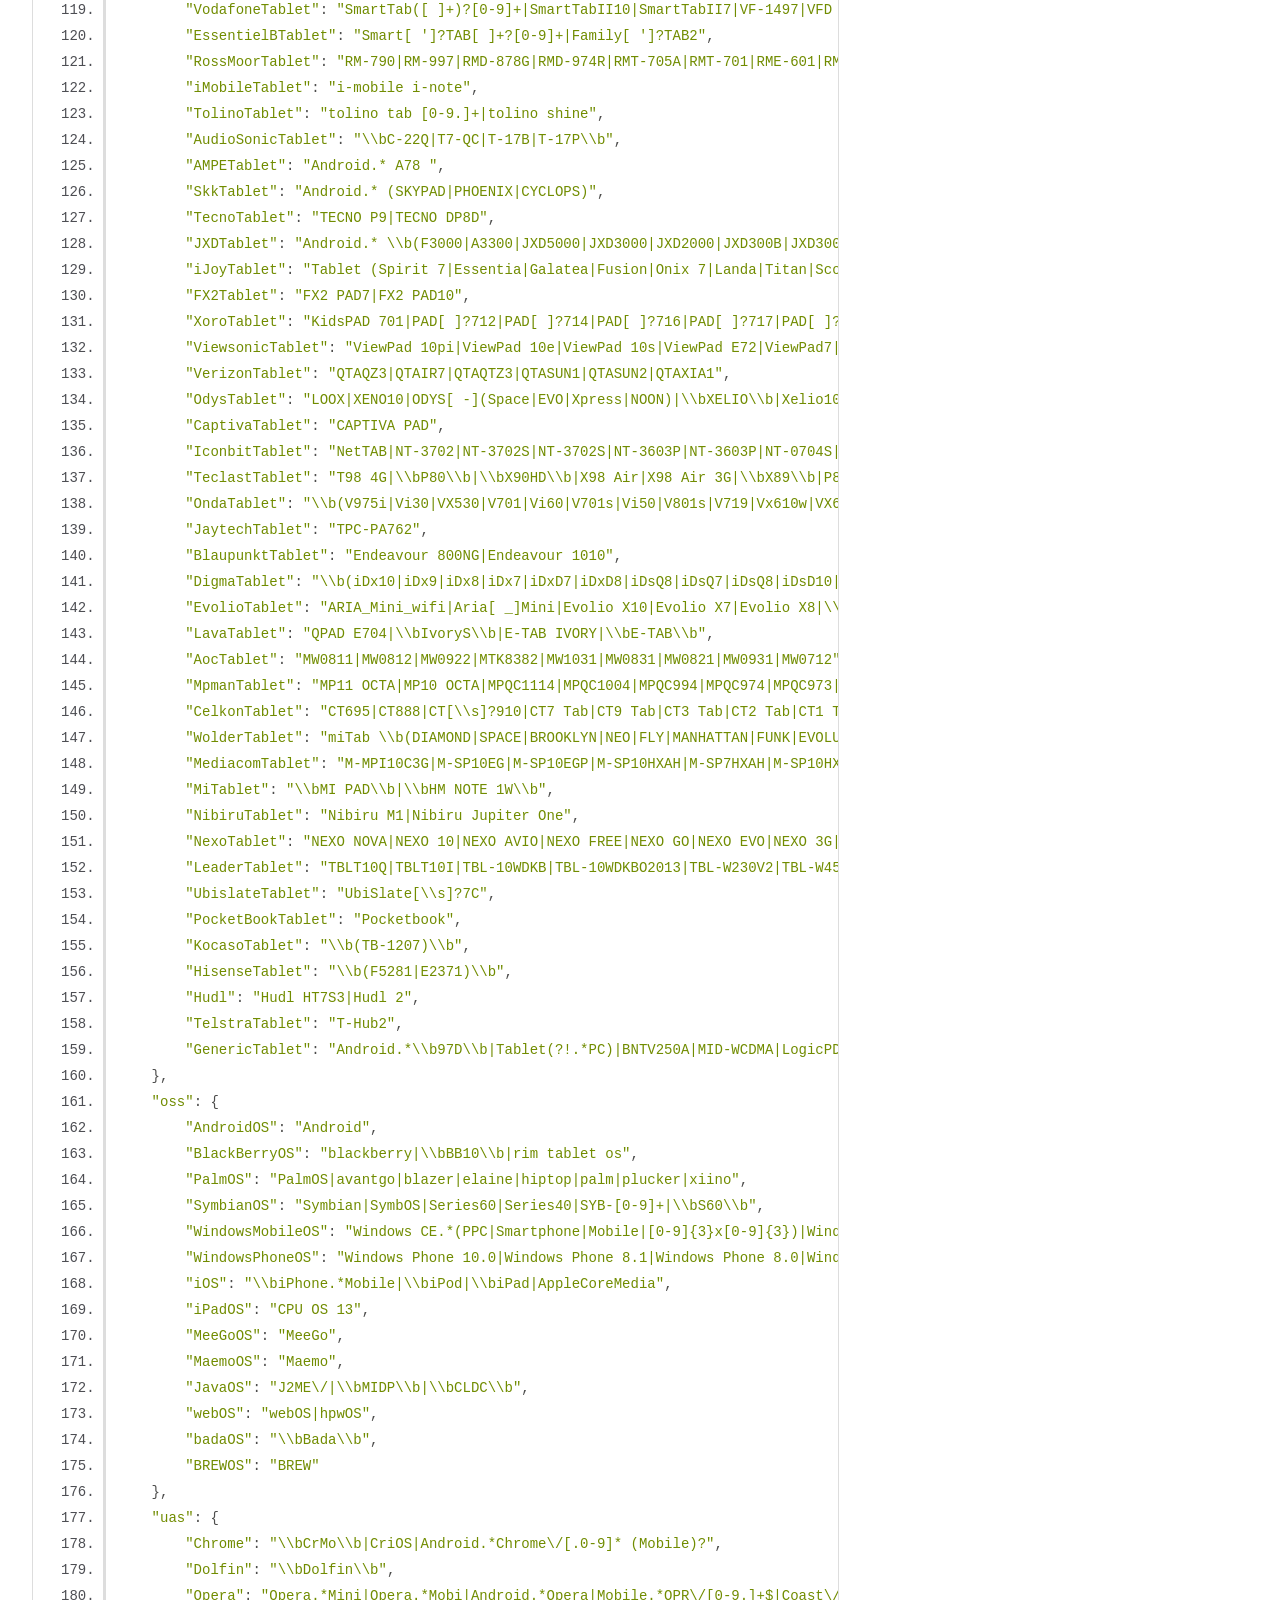
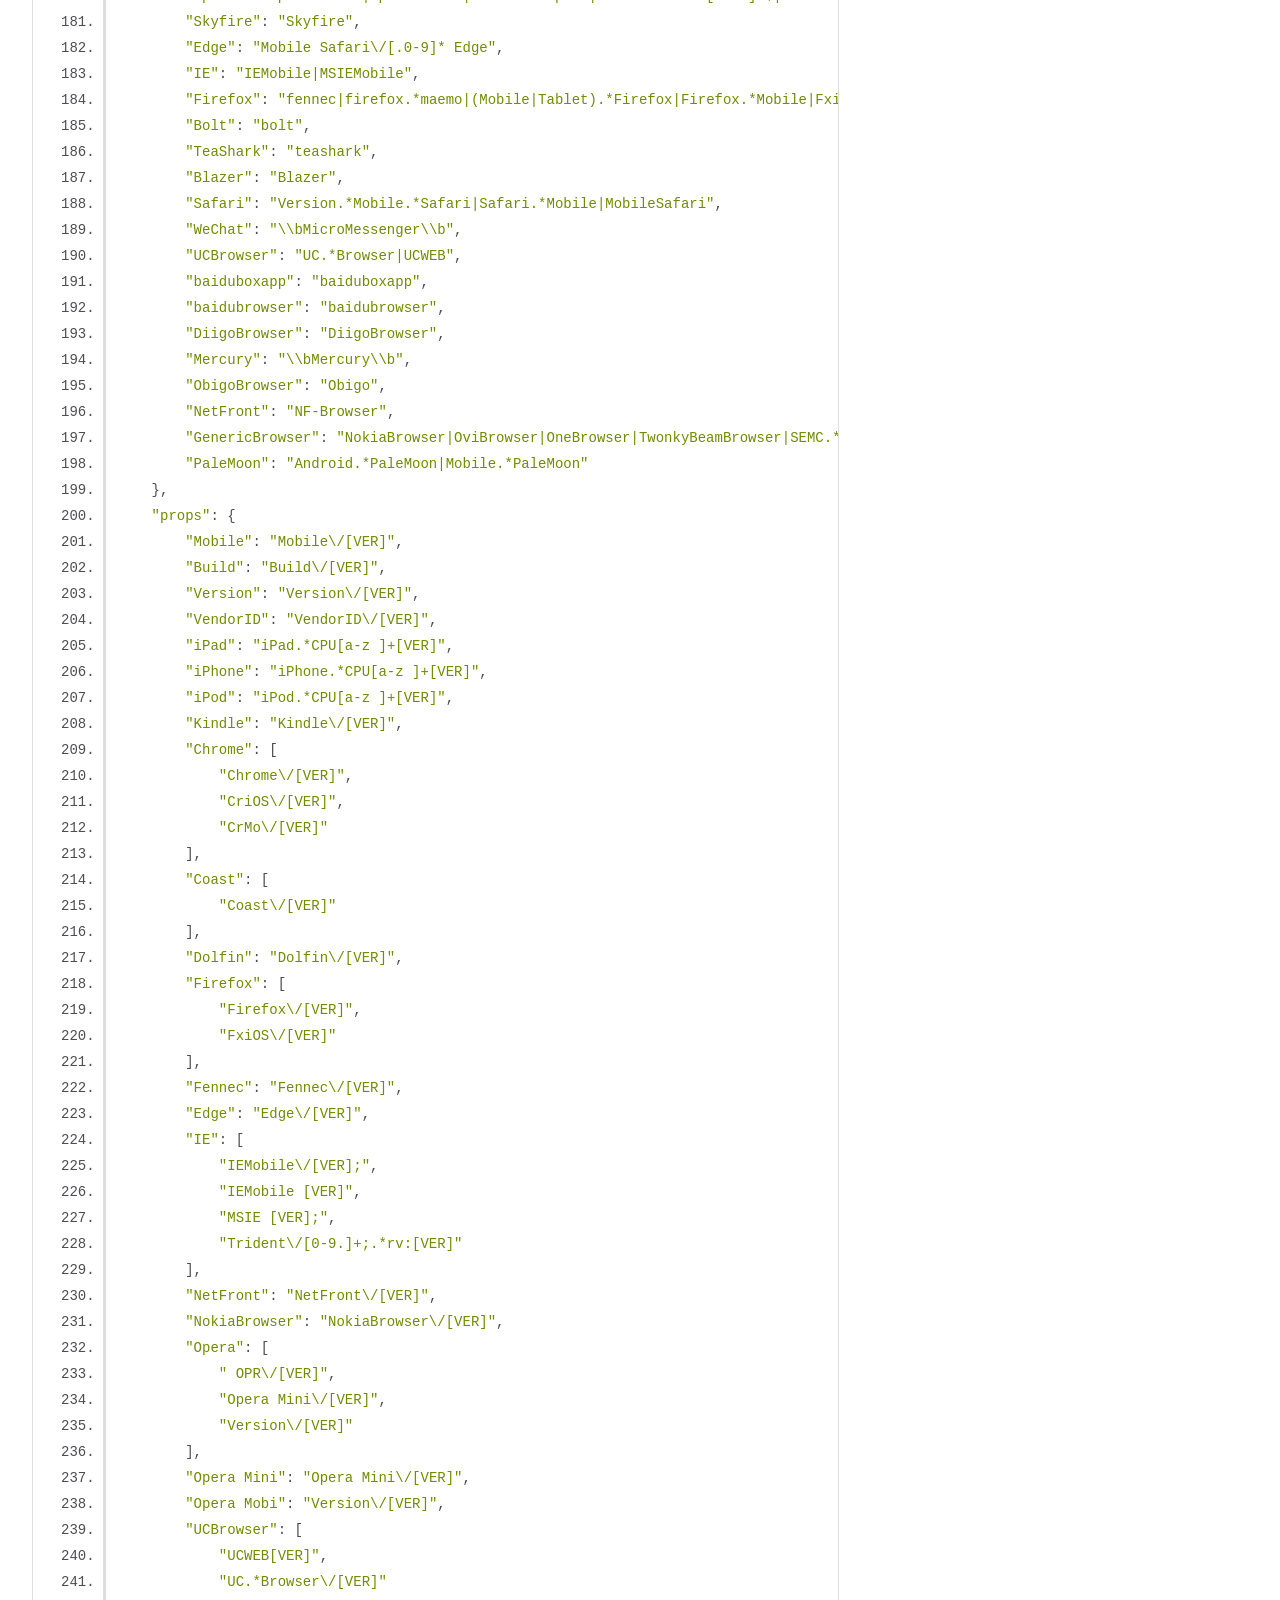
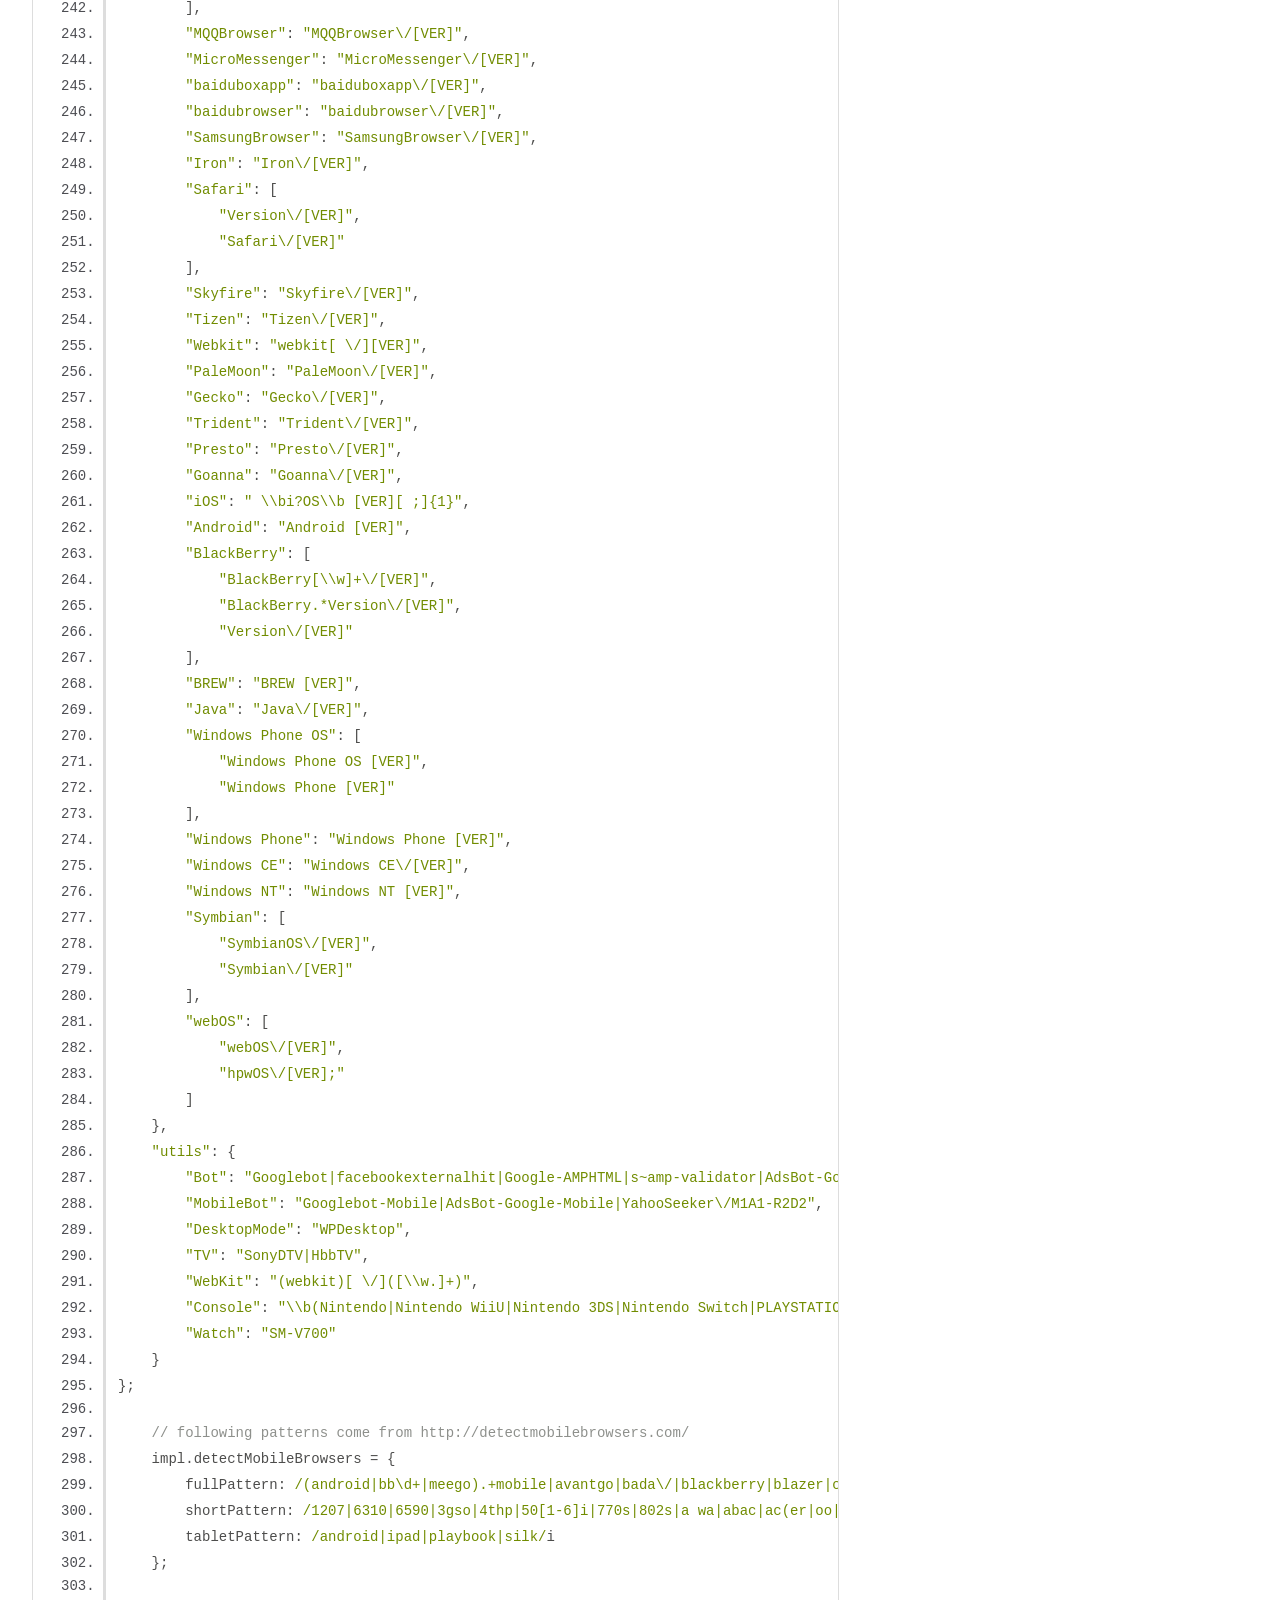
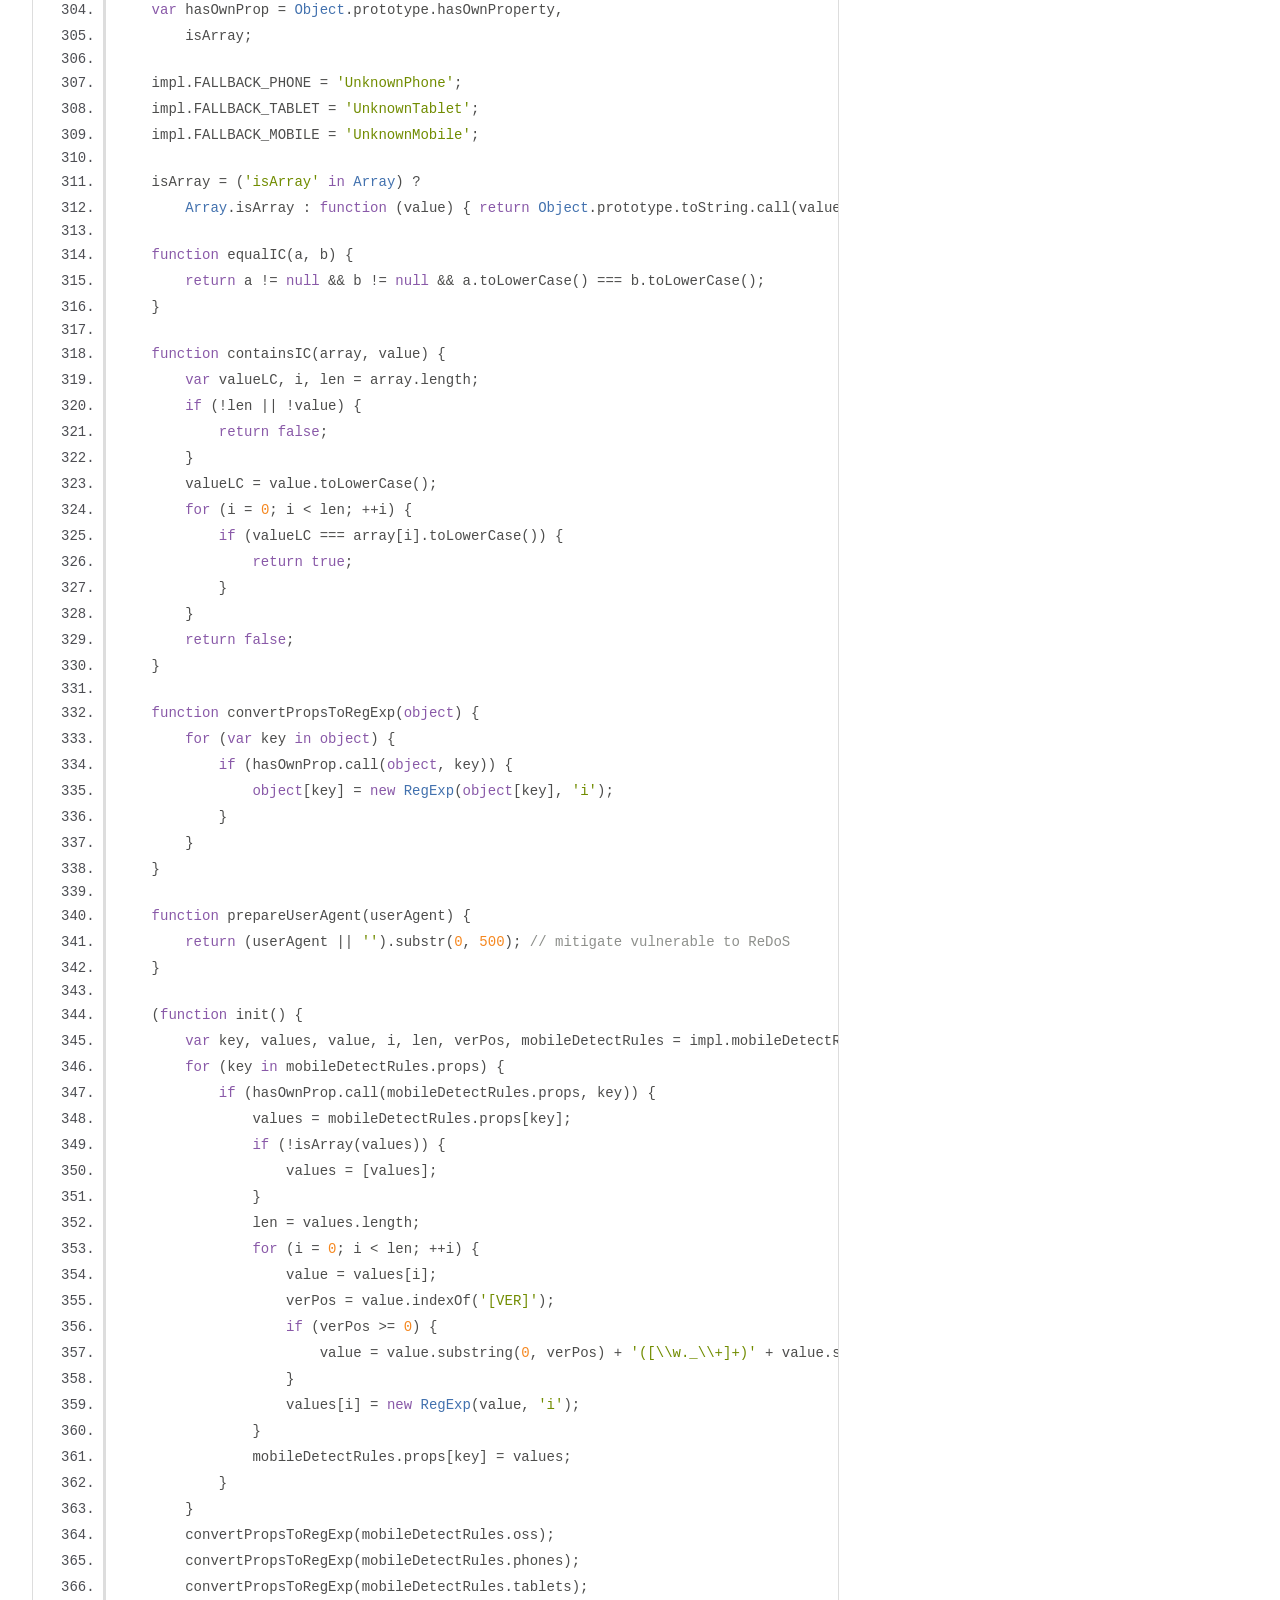
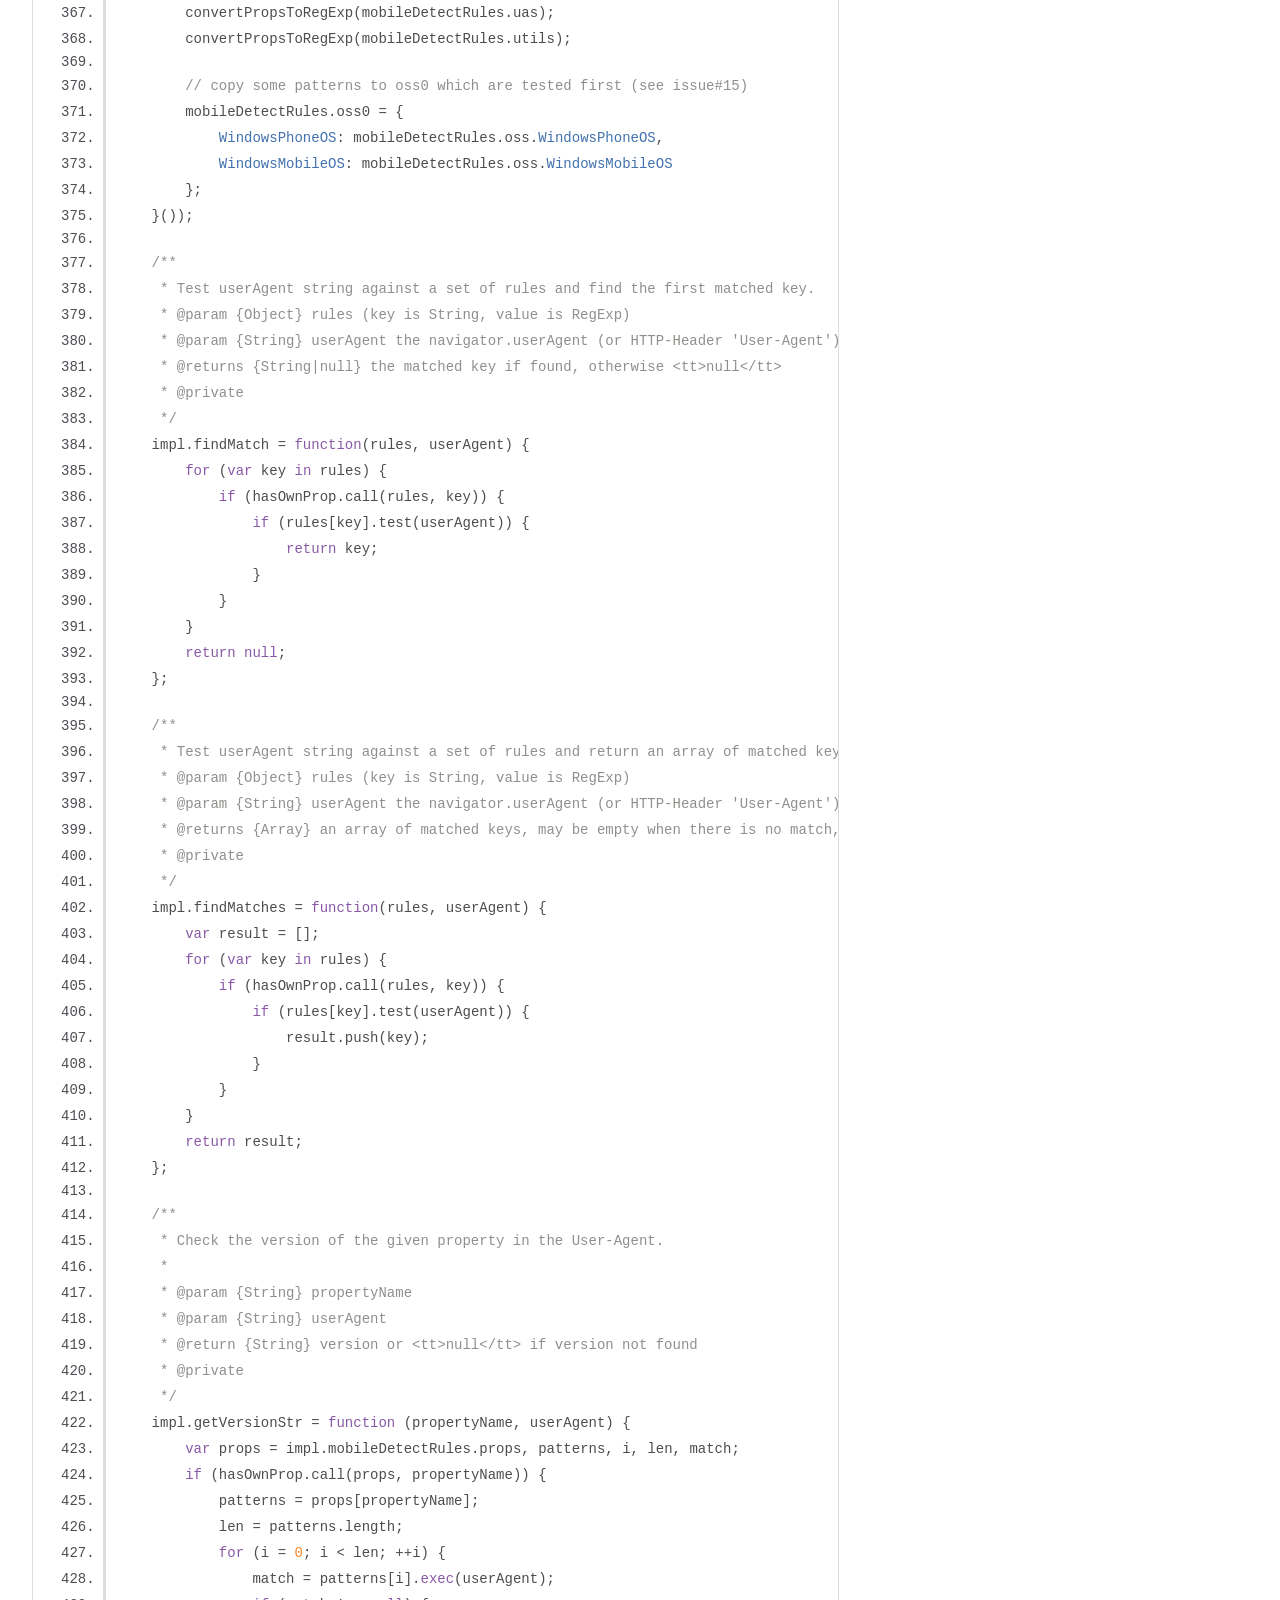
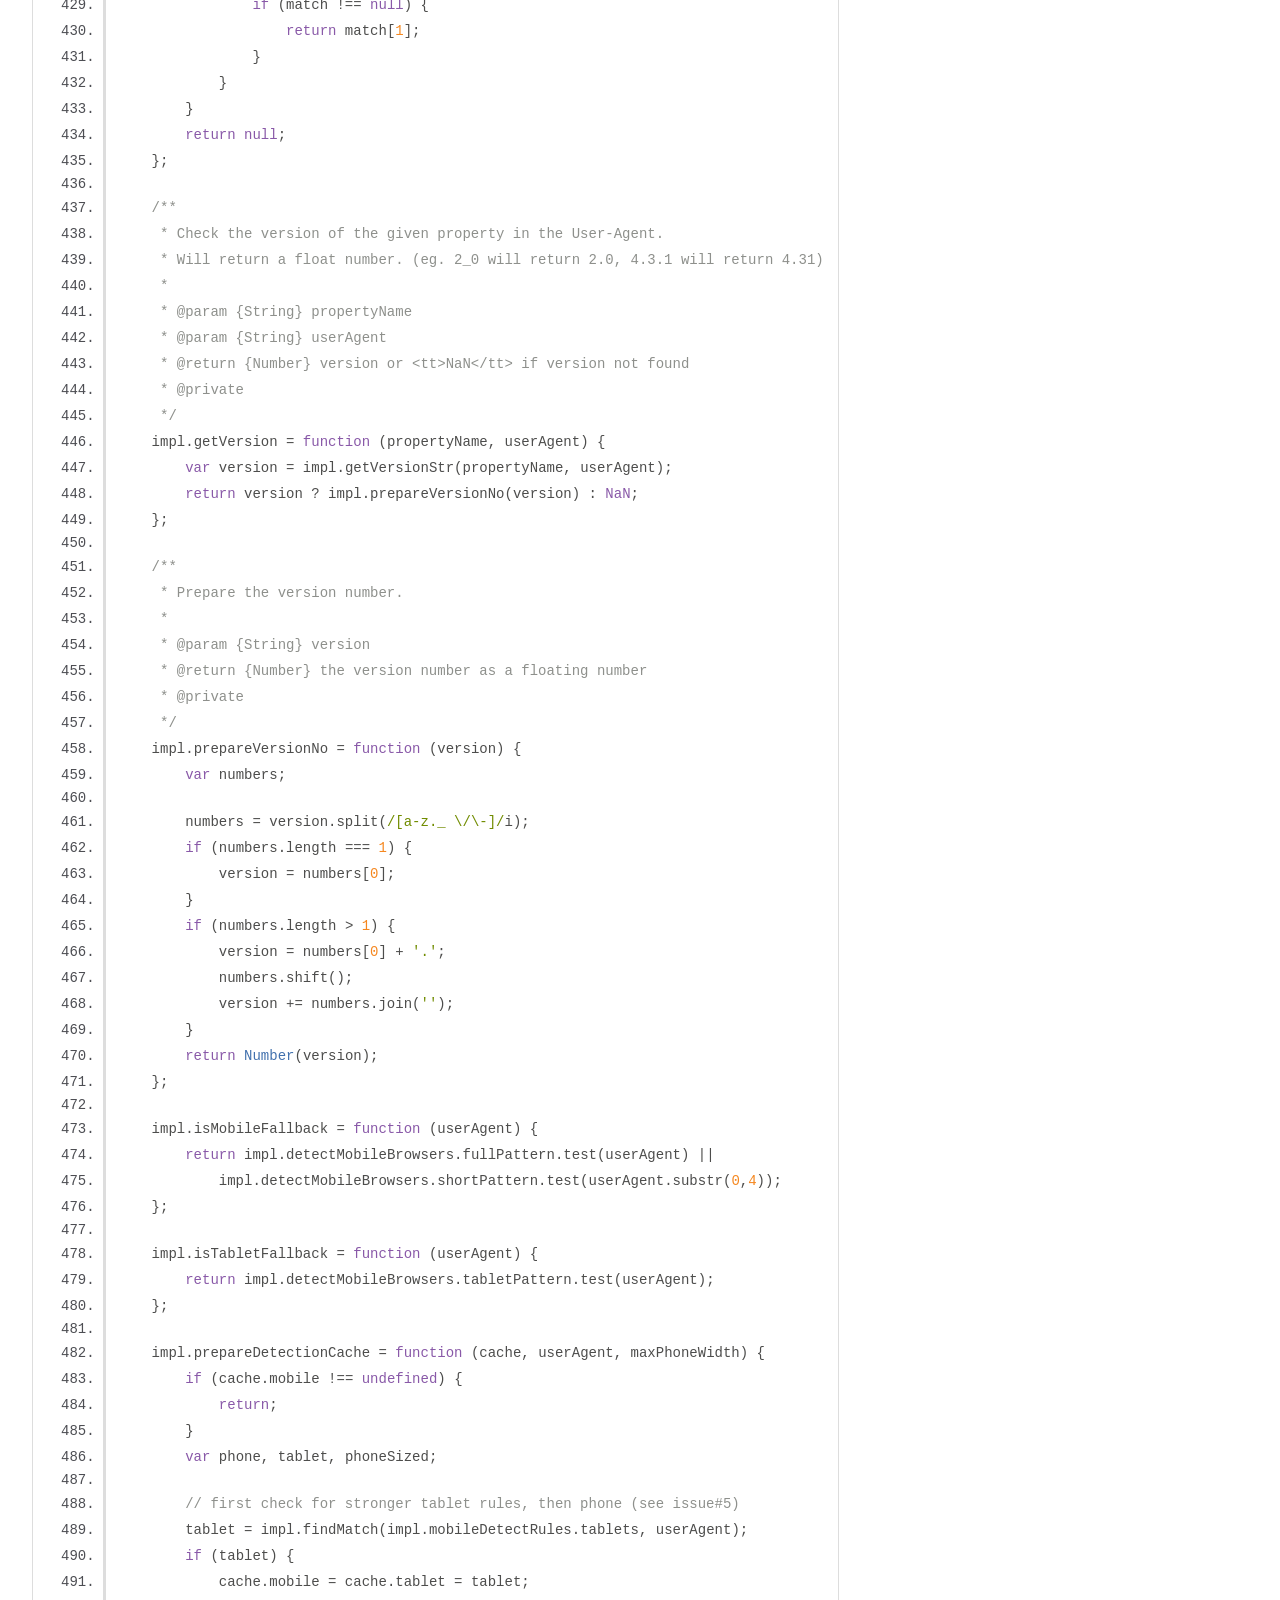
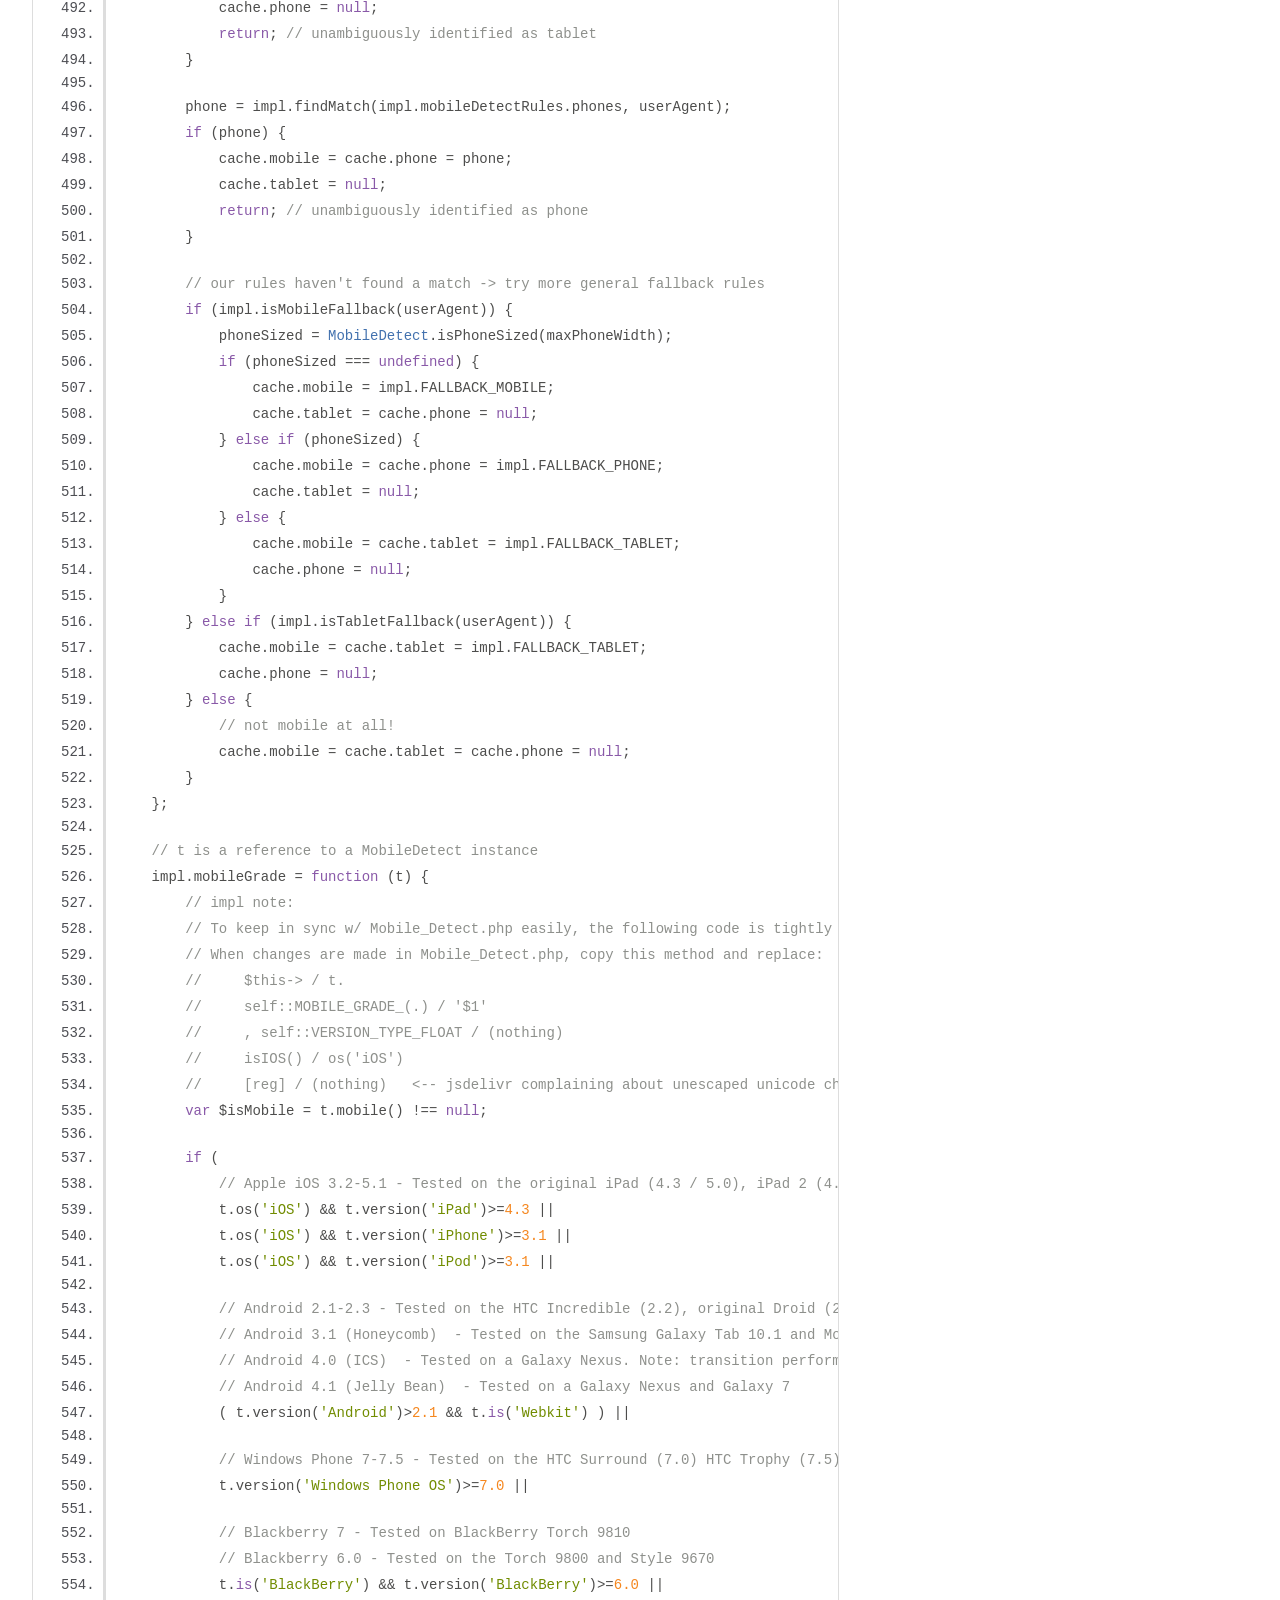
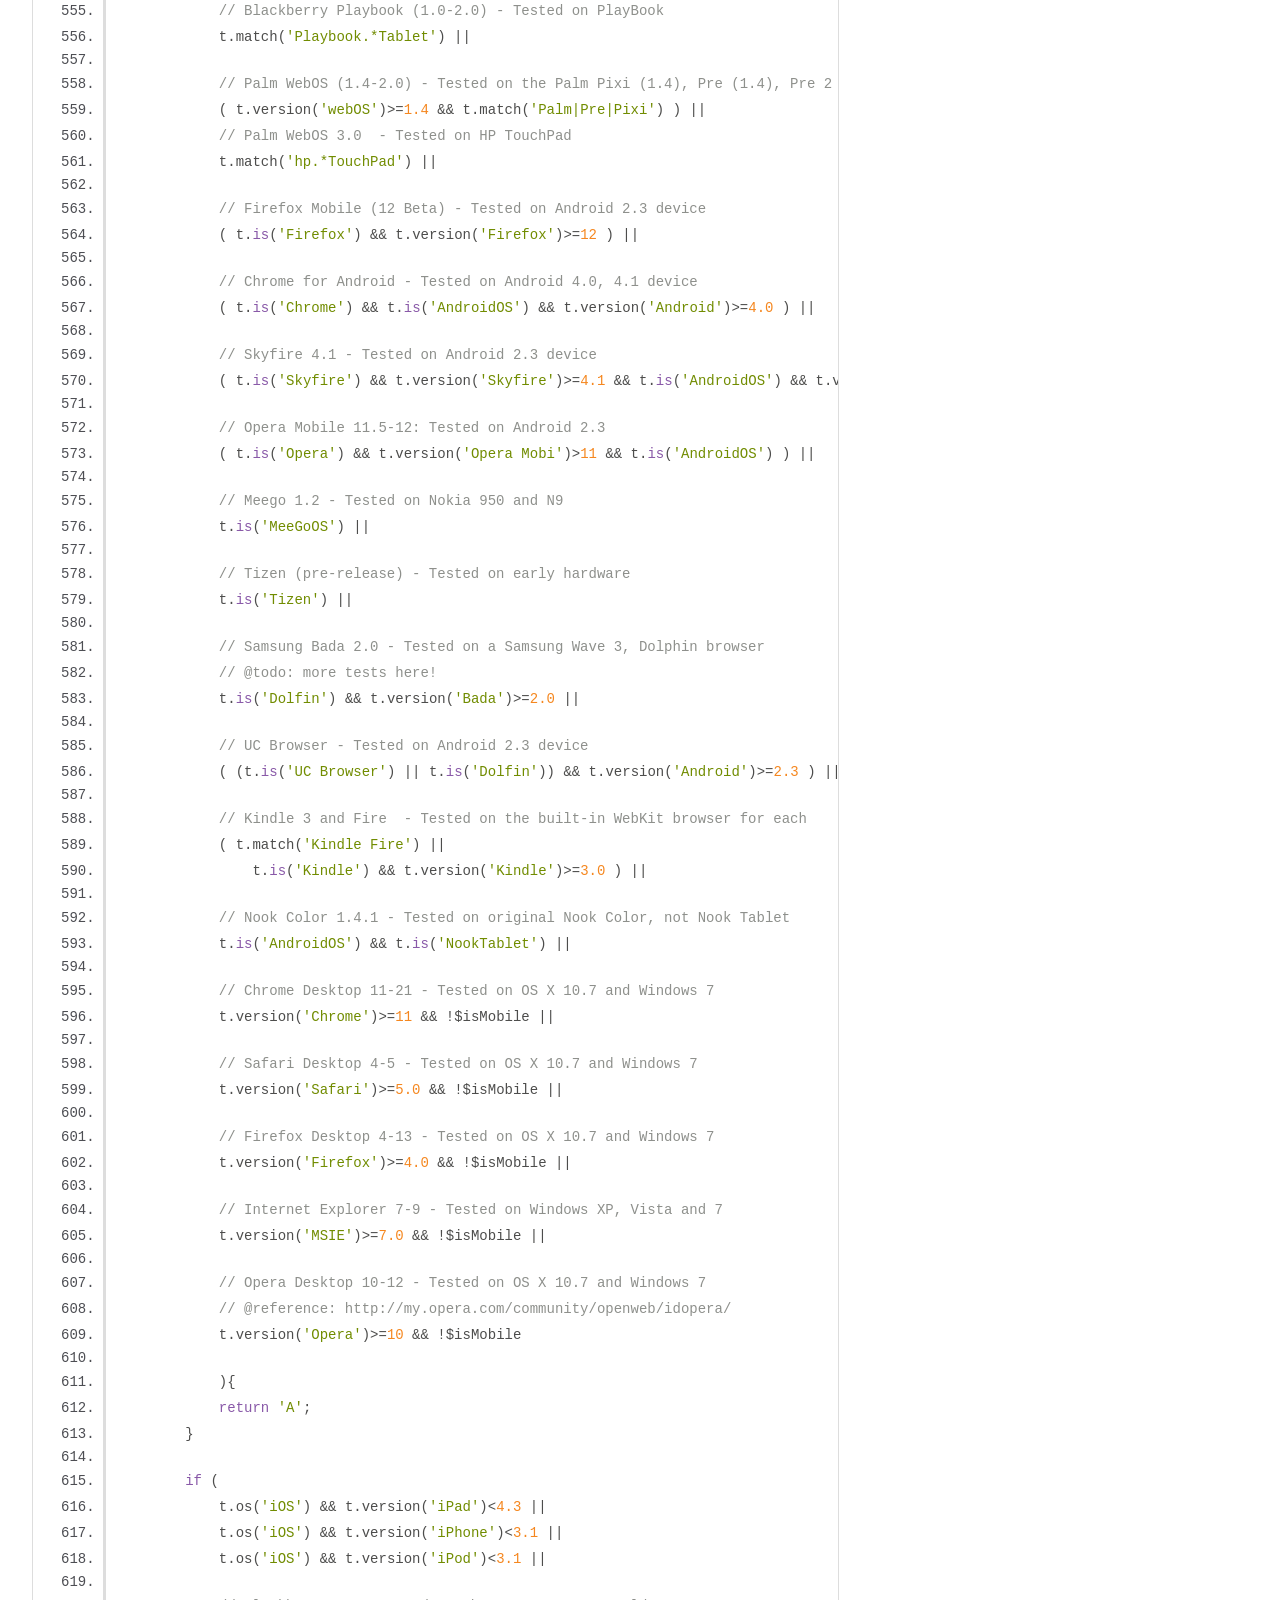
<file: hgoebl-mobile-detect.js-2824db6/doc/mobile-detect.js.html>
<!DOCTYPE html>
<html lang="en">
<head>
    <meta charset="utf-8">
    <title>JSDoc: Source: mobile-detect.js</title>

    <script src="scripts/prettify/prettify.js"> </script>
    <script src="scripts/prettify/lang-css.js"> </script>
    <!--[if lt IE 9]>
      <script src="//html5shiv.googlecode.com/svn/trunk/html5.js"></script>
    <![endif]-->
    <link type="text/css" rel="stylesheet" href="styles/prettify-tomorrow.css">
    <link type="text/css" rel="stylesheet" href="styles/jsdoc-default.css">
</head>

<body>

<div id="main">

    <h1 class="page-title">Source: mobile-detect.js</h1>

    



    
    <section>
        <article>
            <pre class="prettyprint source linenums"><code>// THIS FILE IS GENERATED - DO NOT EDIT!
/*!mobile-detect v1.4.4 2019-09-21*/
/*global module:false, define:false*/
/*jshint latedef:false*/
/*!@license Copyright 2013, Heinrich Goebl, License: MIT, see https://github.com/hgoebl/mobile-detect.js*/
(function (define, undefined) {
define(function () {
    'use strict';

    var impl = {};

    impl.mobileDetectRules = {
    "phones": {
        "iPhone": "\\biPhone\\b|\\biPod\\b",
        "BlackBerry": "BlackBerry|\\bBB10\\b|rim[0-9]+|\\b(BBA100|BBB100|BBD100|BBE100|BBF100|STH100)\\b-[0-9]+",
        "HTC": "HTC|HTC.*(Sensation|Evo|Vision|Explorer|6800|8100|8900|A7272|S510e|C110e|Legend|Desire|T8282)|APX515CKT|Qtek9090|APA9292KT|HD_mini|Sensation.*Z710e|PG86100|Z715e|Desire.*(A8181|HD)|ADR6200|ADR6400L|ADR6425|001HT|Inspire 4G|Android.*\\bEVO\\b|T-Mobile G1|Z520m|Android [0-9.]+; Pixel",
        "Nexus": "Nexus One|Nexus S|Galaxy.*Nexus|Android.*Nexus.*Mobile|Nexus 4|Nexus 5|Nexus 6",
        "Dell": "Dell[;]? (Streak|Aero|Venue|Venue Pro|Flash|Smoke|Mini 3iX)|XCD28|XCD35|\\b001DL\\b|\\b101DL\\b|\\bGS01\\b",
        "Motorola": "Motorola|DROIDX|DROID BIONIC|\\bDroid\\b.*Build|Android.*Xoom|HRI39|MOT-|A1260|A1680|A555|A853|A855|A953|A955|A956|Motorola.*ELECTRIFY|Motorola.*i1|i867|i940|MB200|MB300|MB501|MB502|MB508|MB511|MB520|MB525|MB526|MB611|MB612|MB632|MB810|MB855|MB860|MB861|MB865|MB870|ME501|ME502|ME511|ME525|ME600|ME632|ME722|ME811|ME860|ME863|ME865|MT620|MT710|MT716|MT720|MT810|MT870|MT917|Motorola.*TITANIUM|WX435|WX445|XT300|XT301|XT311|XT316|XT317|XT319|XT320|XT390|XT502|XT530|XT531|XT532|XT535|XT603|XT610|XT611|XT615|XT681|XT701|XT702|XT711|XT720|XT800|XT806|XT860|XT862|XT875|XT882|XT883|XT894|XT901|XT907|XT909|XT910|XT912|XT928|XT926|XT915|XT919|XT925|XT1021|\\bMoto E\\b|XT1068|XT1092|XT1052",
        "Samsung": "\\bSamsung\\b|SM-G950F|SM-G955F|SM-G9250|GT-19300|SGH-I337|BGT-S5230|GT-B2100|GT-B2700|GT-B2710|GT-B3210|GT-B3310|GT-B3410|GT-B3730|GT-B3740|GT-B5510|GT-B5512|GT-B5722|GT-B6520|GT-B7300|GT-B7320|GT-B7330|GT-B7350|GT-B7510|GT-B7722|GT-B7800|GT-C3010|GT-C3011|GT-C3060|GT-C3200|GT-C3212|GT-C3212I|GT-C3262|GT-C3222|GT-C3300|GT-C3300K|GT-C3303|GT-C3303K|GT-C3310|GT-C3322|GT-C3330|GT-C3350|GT-C3500|GT-C3510|GT-C3530|GT-C3630|GT-C3780|GT-C5010|GT-C5212|GT-C6620|GT-C6625|GT-C6712|GT-E1050|GT-E1070|GT-E1075|GT-E1080|GT-E1081|GT-E1085|GT-E1087|GT-E1100|GT-E1107|GT-E1110|GT-E1120|GT-E1125|GT-E1130|GT-E1160|GT-E1170|GT-E1175|GT-E1180|GT-E1182|GT-E1200|GT-E1210|GT-E1225|GT-E1230|GT-E1390|GT-E2100|GT-E2120|GT-E2121|GT-E2152|GT-E2220|GT-E2222|GT-E2230|GT-E2232|GT-E2250|GT-E2370|GT-E2550|GT-E2652|GT-E3210|GT-E3213|GT-I5500|GT-I5503|GT-I5700|GT-I5800|GT-I5801|GT-I6410|GT-I6420|GT-I7110|GT-I7410|GT-I7500|GT-I8000|GT-I8150|GT-I8160|GT-I8190|GT-I8320|GT-I8330|GT-I8350|GT-I8530|GT-I8700|GT-I8703|GT-I8910|GT-I9000|GT-I9001|GT-I9003|GT-I9010|GT-I9020|GT-I9023|GT-I9070|GT-I9082|GT-I9100|GT-I9103|GT-I9220|GT-I9250|GT-I9300|GT-I9305|GT-I9500|GT-I9505|GT-M3510|GT-M5650|GT-M7500|GT-M7600|GT-M7603|GT-M8800|GT-M8910|GT-N7000|GT-S3110|GT-S3310|GT-S3350|GT-S3353|GT-S3370|GT-S3650|GT-S3653|GT-S3770|GT-S3850|GT-S5210|GT-S5220|GT-S5229|GT-S5230|GT-S5233|GT-S5250|GT-S5253|GT-S5260|GT-S5263|GT-S5270|GT-S5300|GT-S5330|GT-S5350|GT-S5360|GT-S5363|GT-S5369|GT-S5380|GT-S5380D|GT-S5560|GT-S5570|GT-S5600|GT-S5603|GT-S5610|GT-S5620|GT-S5660|GT-S5670|GT-S5690|GT-S5750|GT-S5780|GT-S5830|GT-S5839|GT-S6102|GT-S6500|GT-S7070|GT-S7200|GT-S7220|GT-S7230|GT-S7233|GT-S7250|GT-S7500|GT-S7530|GT-S7550|GT-S7562|GT-S7710|GT-S8000|GT-S8003|GT-S8500|GT-S8530|GT-S8600|SCH-A310|SCH-A530|SCH-A570|SCH-A610|SCH-A630|SCH-A650|SCH-A790|SCH-A795|SCH-A850|SCH-A870|SCH-A890|SCH-A930|SCH-A950|SCH-A970|SCH-A990|SCH-I100|SCH-I110|SCH-I400|SCH-I405|SCH-I500|SCH-I510|SCH-I515|SCH-I600|SCH-I730|SCH-I760|SCH-I770|SCH-I830|SCH-I910|SCH-I920|SCH-I959|SCH-LC11|SCH-N150|SCH-N300|SCH-R100|SCH-R300|SCH-R351|SCH-R400|SCH-R410|SCH-T300|SCH-U310|SCH-U320|SCH-U350|SCH-U360|SCH-U365|SCH-U370|SCH-U380|SCH-U410|SCH-U430|SCH-U450|SCH-U460|SCH-U470|SCH-U490|SCH-U540|SCH-U550|SCH-U620|SCH-U640|SCH-U650|SCH-U660|SCH-U700|SCH-U740|SCH-U750|SCH-U810|SCH-U820|SCH-U900|SCH-U940|SCH-U960|SCS-26UC|SGH-A107|SGH-A117|SGH-A127|SGH-A137|SGH-A157|SGH-A167|SGH-A177|SGH-A187|SGH-A197|SGH-A227|SGH-A237|SGH-A257|SGH-A437|SGH-A517|SGH-A597|SGH-A637|SGH-A657|SGH-A667|SGH-A687|SGH-A697|SGH-A707|SGH-A717|SGH-A727|SGH-A737|SGH-A747|SGH-A767|SGH-A777|SGH-A797|SGH-A817|SGH-A827|SGH-A837|SGH-A847|SGH-A867|SGH-A877|SGH-A887|SGH-A897|SGH-A927|SGH-B100|SGH-B130|SGH-B200|SGH-B220|SGH-C100|SGH-C110|SGH-C120|SGH-C130|SGH-C140|SGH-C160|SGH-C170|SGH-C180|SGH-C200|SGH-C207|SGH-C210|SGH-C225|SGH-C230|SGH-C417|SGH-C450|SGH-D307|SGH-D347|SGH-D357|SGH-D407|SGH-D415|SGH-D780|SGH-D807|SGH-D980|SGH-E105|SGH-E200|SGH-E315|SGH-E316|SGH-E317|SGH-E335|SGH-E590|SGH-E635|SGH-E715|SGH-E890|SGH-F300|SGH-F480|SGH-I200|SGH-I300|SGH-I320|SGH-I550|SGH-I577|SGH-I600|SGH-I607|SGH-I617|SGH-I627|SGH-I637|SGH-I677|SGH-I700|SGH-I717|SGH-I727|SGH-i747M|SGH-I777|SGH-I780|SGH-I827|SGH-I847|SGH-I857|SGH-I896|SGH-I897|SGH-I900|SGH-I907|SGH-I917|SGH-I927|SGH-I937|SGH-I997|SGH-J150|SGH-J200|SGH-L170|SGH-L700|SGH-M110|SGH-M150|SGH-M200|SGH-N105|SGH-N500|SGH-N600|SGH-N620|SGH-N625|SGH-N700|SGH-N710|SGH-P107|SGH-P207|SGH-P300|SGH-P310|SGH-P520|SGH-P735|SGH-P777|SGH-Q105|SGH-R210|SGH-R220|SGH-R225|SGH-S105|SGH-S307|SGH-T109|SGH-T119|SGH-T139|SGH-T209|SGH-T219|SGH-T229|SGH-T239|SGH-T249|SGH-T259|SGH-T309|SGH-T319|SGH-T329|SGH-T339|SGH-T349|SGH-T359|SGH-T369|SGH-T379|SGH-T409|SGH-T429|SGH-T439|SGH-T459|SGH-T469|SGH-T479|SGH-T499|SGH-T509|SGH-T519|SGH-T539|SGH-T559|SGH-T589|SGH-T609|SGH-T619|SGH-T629|SGH-T639|SGH-T659|SGH-T669|SGH-T679|SGH-T709|SGH-T719|SGH-T729|SGH-T739|SGH-T746|SGH-T749|SGH-T759|SGH-T769|SGH-T809|SGH-T819|SGH-T839|SGH-T919|SGH-T929|SGH-T939|SGH-T959|SGH-T989|SGH-U100|SGH-U200|SGH-U800|SGH-V205|SGH-V206|SGH-X100|SGH-X105|SGH-X120|SGH-X140|SGH-X426|SGH-X427|SGH-X475|SGH-X495|SGH-X497|SGH-X507|SGH-X600|SGH-X610|SGH-X620|SGH-X630|SGH-X700|SGH-X820|SGH-X890|SGH-Z130|SGH-Z150|SGH-Z170|SGH-ZX10|SGH-ZX20|SHW-M110|SPH-A120|SPH-A400|SPH-A420|SPH-A460|SPH-A500|SPH-A560|SPH-A600|SPH-A620|SPH-A660|SPH-A700|SPH-A740|SPH-A760|SPH-A790|SPH-A800|SPH-A820|SPH-A840|SPH-A880|SPH-A900|SPH-A940|SPH-A960|SPH-D600|SPH-D700|SPH-D710|SPH-D720|SPH-I300|SPH-I325|SPH-I330|SPH-I350|SPH-I500|SPH-I600|SPH-I700|SPH-L700|SPH-M100|SPH-M220|SPH-M240|SPH-M300|SPH-M305|SPH-M320|SPH-M330|SPH-M350|SPH-M360|SPH-M370|SPH-M380|SPH-M510|SPH-M540|SPH-M550|SPH-M560|SPH-M570|SPH-M580|SPH-M610|SPH-M620|SPH-M630|SPH-M800|SPH-M810|SPH-M850|SPH-M900|SPH-M910|SPH-M920|SPH-M930|SPH-N100|SPH-N200|SPH-N240|SPH-N300|SPH-N400|SPH-Z400|SWC-E100|SCH-i909|GT-N7100|GT-N7105|SCH-I535|SM-N900A|SGH-I317|SGH-T999L|GT-S5360B|GT-I8262|GT-S6802|GT-S6312|GT-S6310|GT-S5312|GT-S5310|GT-I9105|GT-I8510|GT-S6790N|SM-G7105|SM-N9005|GT-S5301|GT-I9295|GT-I9195|SM-C101|GT-S7392|GT-S7560|GT-B7610|GT-I5510|GT-S7582|GT-S7530E|GT-I8750|SM-G9006V|SM-G9008V|SM-G9009D|SM-G900A|SM-G900D|SM-G900F|SM-G900H|SM-G900I|SM-G900J|SM-G900K|SM-G900L|SM-G900M|SM-G900P|SM-G900R4|SM-G900S|SM-G900T|SM-G900V|SM-G900W8|SHV-E160K|SCH-P709|SCH-P729|SM-T2558|GT-I9205|SM-G9350|SM-J120F|SM-G920F|SM-G920V|SM-G930F|SM-N910C|SM-A310F|GT-I9190|SM-J500FN|SM-G903F|SM-J330F",
        "LG": "\\bLG\\b;|LG[- ]?(C800|C900|E400|E610|E900|E-900|F160|F180K|F180L|F180S|730|855|L160|LS740|LS840|LS970|LU6200|MS690|MS695|MS770|MS840|MS870|MS910|P500|P700|P705|VM696|AS680|AS695|AX840|C729|E970|GS505|272|C395|E739BK|E960|L55C|L75C|LS696|LS860|P769BK|P350|P500|P509|P870|UN272|US730|VS840|VS950|LN272|LN510|LS670|LS855|LW690|MN270|MN510|P509|P769|P930|UN200|UN270|UN510|UN610|US670|US740|US760|UX265|UX840|VN271|VN530|VS660|VS700|VS740|VS750|VS910|VS920|VS930|VX9200|VX11000|AX840A|LW770|P506|P925|P999|E612|D955|D802|MS323|M257)|LM-G710",
        "Sony": "SonyST|SonyLT|SonyEricsson|SonyEricssonLT15iv|LT18i|E10i|LT28h|LT26w|SonyEricssonMT27i|C5303|C6902|C6903|C6906|C6943|D2533",
        "Asus": "Asus.*Galaxy|PadFone.*Mobile",
        "NokiaLumia": "Lumia [0-9]{3,4}",
        "Micromax": "Micromax.*\\b(A210|A92|A88|A72|A111|A110Q|A115|A116|A110|A90S|A26|A51|A35|A54|A25|A27|A89|A68|A65|A57|A90)\\b",
        "Palm": "PalmSource|Palm",
        "Vertu": "Vertu|Vertu.*Ltd|Vertu.*Ascent|Vertu.*Ayxta|Vertu.*Constellation(F|Quest)?|Vertu.*Monika|Vertu.*Signature",
        "Pantech": "PANTECH|IM-A850S|IM-A840S|IM-A830L|IM-A830K|IM-A830S|IM-A820L|IM-A810K|IM-A810S|IM-A800S|IM-T100K|IM-A725L|IM-A780L|IM-A775C|IM-A770K|IM-A760S|IM-A750K|IM-A740S|IM-A730S|IM-A720L|IM-A710K|IM-A690L|IM-A690S|IM-A650S|IM-A630K|IM-A600S|VEGA PTL21|PT003|P8010|ADR910L|P6030|P6020|P9070|P4100|P9060|P5000|CDM8992|TXT8045|ADR8995|IS11PT|P2030|P6010|P8000|PT002|IS06|CDM8999|P9050|PT001|TXT8040|P2020|P9020|P2000|P7040|P7000|C790",
        "Fly": "IQ230|IQ444|IQ450|IQ440|IQ442|IQ441|IQ245|IQ256|IQ236|IQ255|IQ235|IQ245|IQ275|IQ240|IQ285|IQ280|IQ270|IQ260|IQ250",
        "Wiko": "KITE 4G|HIGHWAY|GETAWAY|STAIRWAY|DARKSIDE|DARKFULL|DARKNIGHT|DARKMOON|SLIDE|WAX 4G|RAINBOW|BLOOM|SUNSET|GOA(?!nna)|LENNY|BARRY|IGGY|OZZY|CINK FIVE|CINK PEAX|CINK PEAX 2|CINK SLIM|CINK SLIM 2|CINK +|CINK KING|CINK PEAX|CINK SLIM|SUBLIM",
        "iMobile": "i-mobile (IQ|i-STYLE|idea|ZAA|Hitz)",
        "SimValley": "\\b(SP-80|XT-930|SX-340|XT-930|SX-310|SP-360|SP60|SPT-800|SP-120|SPT-800|SP-140|SPX-5|SPX-8|SP-100|SPX-8|SPX-12)\\b",
        "Wolfgang": "AT-B24D|AT-AS50HD|AT-AS40W|AT-AS55HD|AT-AS45q2|AT-B26D|AT-AS50Q",
        "Alcatel": "Alcatel",
        "Nintendo": "Nintendo (3DS|Switch)",
        "Amoi": "Amoi",
        "INQ": "INQ",
        "OnePlus": "ONEPLUS",
        "GenericPhone": "Tapatalk|PDA;|SAGEM|\\bmmp\\b|pocket|\\bpsp\\b|symbian|Smartphone|smartfon|treo|up.browser|up.link|vodafone|\\bwap\\b|nokia|Series40|Series60|S60|SonyEricsson|N900|MAUI.*WAP.*Browser"
    },
    "tablets": {
        "iPad": "iPad|iPad.*Mobile",
        "NexusTablet": "Android.*Nexus[\\s]+(7|9|10)",
        "GoogleTablet": "Android.*Pixel C",
        "SamsungTablet": "SAMSUNG.*Tablet|Galaxy.*Tab|SC-01C|GT-P1000|GT-P1003|GT-P1010|GT-P3105|GT-P6210|GT-P6800|GT-P6810|GT-P7100|GT-P7300|GT-P7310|GT-P7500|GT-P7510|SCH-I800|SCH-I815|SCH-I905|SGH-I957|SGH-I987|SGH-T849|SGH-T859|SGH-T869|SPH-P100|GT-P3100|GT-P3108|GT-P3110|GT-P5100|GT-P5110|GT-P6200|GT-P7320|GT-P7511|GT-N8000|GT-P8510|SGH-I497|SPH-P500|SGH-T779|SCH-I705|SCH-I915|GT-N8013|GT-P3113|GT-P5113|GT-P8110|GT-N8010|GT-N8005|GT-N8020|GT-P1013|GT-P6201|GT-P7501|GT-N5100|GT-N5105|GT-N5110|SHV-E140K|SHV-E140L|SHV-E140S|SHV-E150S|SHV-E230K|SHV-E230L|SHV-E230S|SHW-M180K|SHW-M180L|SHW-M180S|SHW-M180W|SHW-M300W|SHW-M305W|SHW-M380K|SHW-M380S|SHW-M380W|SHW-M430W|SHW-M480K|SHW-M480S|SHW-M480W|SHW-M485W|SHW-M486W|SHW-M500W|GT-I9228|SCH-P739|SCH-I925|GT-I9200|GT-P5200|GT-P5210|GT-P5210X|SM-T311|SM-T310|SM-T310X|SM-T210|SM-T210R|SM-T211|SM-P600|SM-P601|SM-P605|SM-P900|SM-P901|SM-T217|SM-T217A|SM-T217S|SM-P6000|SM-T3100|SGH-I467|XE500|SM-T110|GT-P5220|GT-I9200X|GT-N5110X|GT-N5120|SM-P905|SM-T111|SM-T2105|SM-T315|SM-T320|SM-T320X|SM-T321|SM-T520|SM-T525|SM-T530NU|SM-T230NU|SM-T330NU|SM-T900|XE500T1C|SM-P605V|SM-P905V|SM-T337V|SM-T537V|SM-T707V|SM-T807V|SM-P600X|SM-P900X|SM-T210X|SM-T230|SM-T230X|SM-T325|GT-P7503|SM-T531|SM-T330|SM-T530|SM-T705|SM-T705C|SM-T535|SM-T331|SM-T800|SM-T700|SM-T537|SM-T807|SM-P907A|SM-T337A|SM-T537A|SM-T707A|SM-T807A|SM-T237|SM-T807P|SM-P607T|SM-T217T|SM-T337T|SM-T807T|SM-T116NQ|SM-T116BU|SM-P550|SM-T350|SM-T550|SM-T9000|SM-P9000|SM-T705Y|SM-T805|GT-P3113|SM-T710|SM-T810|SM-T815|SM-T360|SM-T533|SM-T113|SM-T335|SM-T715|SM-T560|SM-T670|SM-T677|SM-T377|SM-T567|SM-T357T|SM-T555|SM-T561|SM-T713|SM-T719|SM-T813|SM-T819|SM-T580|SM-T355Y?|SM-T280|SM-T817A|SM-T820|SM-W700|SM-P580|SM-T587|SM-P350|SM-P555M|SM-P355M|SM-T113NU|SM-T815Y|SM-T585|SM-T285|SM-T825|SM-W708|SM-T835|SM-T830|SM-T837V|SM-T720|SM-T510|SM-T387V",
        "Kindle": "Kindle|Silk.*Accelerated|Android.*\\b(KFOT|KFTT|KFJWI|KFJWA|KFOTE|KFSOWI|KFTHWI|KFTHWA|KFAPWI|KFAPWA|WFJWAE|KFSAWA|KFSAWI|KFASWI|KFARWI|KFFOWI|KFGIWI|KFMEWI)\\b|Android.*Silk\/[0-9.]+ like Chrome\/[0-9.]+ (?!Mobile)",
        "SurfaceTablet": "Windows NT [0-9.]+; ARM;.*(Tablet|ARMBJS)",
        "HPTablet": "HP Slate (7|8|10)|HP ElitePad 900|hp-tablet|EliteBook.*Touch|HP 8|Slate 21|HP SlateBook 10",
        "AsusTablet": "^.*PadFone((?!Mobile).)*$|Transformer|TF101|TF101G|TF300T|TF300TG|TF300TL|TF700T|TF700KL|TF701T|TF810C|ME171|ME301T|ME302C|ME371MG|ME370T|ME372MG|ME172V|ME173X|ME400C|Slider SL101|\\bK00F\\b|\\bK00C\\b|\\bK00E\\b|\\bK00L\\b|TX201LA|ME176C|ME102A|\\bM80TA\\b|ME372CL|ME560CG|ME372CG|ME302KL| K010 | K011 | K017 | K01E |ME572C|ME103K|ME170C|ME171C|\\bME70C\\b|ME581C|ME581CL|ME8510C|ME181C|P01Y|PO1MA|P01Z|\\bP027\\b|\\bP024\\b|\\bP00C\\b",
        "BlackBerryTablet": "PlayBook|RIM Tablet",
        "HTCtablet": "HTC_Flyer_P512|HTC Flyer|HTC Jetstream|HTC-P715a|HTC EVO View 4G|PG41200|PG09410",
        "MotorolaTablet": "xoom|sholest|MZ615|MZ605|MZ505|MZ601|MZ602|MZ603|MZ604|MZ606|MZ607|MZ608|MZ609|MZ615|MZ616|MZ617",
        "NookTablet": "Android.*Nook|NookColor|nook browser|BNRV200|BNRV200A|BNTV250|BNTV250A|BNTV400|BNTV600|LogicPD Zoom2",
        "AcerTablet": "Android.*; \\b(A100|A101|A110|A200|A210|A211|A500|A501|A510|A511|A700|A701|W500|W500P|W501|W501P|W510|W511|W700|G100|G100W|B1-A71|B1-710|B1-711|A1-810|A1-811|A1-830)\\b|W3-810|\\bA3-A10\\b|\\bA3-A11\\b|\\bA3-A20\\b|\\bA3-A30",
        "ToshibaTablet": "Android.*(AT100|AT105|AT200|AT205|AT270|AT275|AT300|AT305|AT1S5|AT500|AT570|AT700|AT830)|TOSHIBA.*FOLIO",
        "LGTablet": "\\bL-06C|LG-V909|LG-V900|LG-V700|LG-V510|LG-V500|LG-V410|LG-V400|LG-VK810\\b",
        "FujitsuTablet": "Android.*\\b(F-01D|F-02F|F-05E|F-10D|M532|Q572)\\b",
        "PrestigioTablet": "PMP3170B|PMP3270B|PMP3470B|PMP7170B|PMP3370B|PMP3570C|PMP5870C|PMP3670B|PMP5570C|PMP5770D|PMP3970B|PMP3870C|PMP5580C|PMP5880D|PMP5780D|PMP5588C|PMP7280C|PMP7280C3G|PMP7280|PMP7880D|PMP5597D|PMP5597|PMP7100D|PER3464|PER3274|PER3574|PER3884|PER5274|PER5474|PMP5097CPRO|PMP5097|PMP7380D|PMP5297C|PMP5297C_QUAD|PMP812E|PMP812E3G|PMP812F|PMP810E|PMP880TD|PMT3017|PMT3037|PMT3047|PMT3057|PMT7008|PMT5887|PMT5001|PMT5002",
        "LenovoTablet": "Lenovo TAB|Idea(Tab|Pad)( A1|A10| K1|)|ThinkPad([ ]+)?Tablet|YT3-850M|YT3-X90L|YT3-X90F|YT3-X90X|Lenovo.*(S2109|S2110|S5000|S6000|K3011|A3000|A3500|A1000|A2107|A2109|A1107|A5500|A7600|B6000|B8000|B8080)(-|)(FL|F|HV|H|)|TB-X103F|TB-X304X|TB-X304F|TB-X304L|TB-X505F|TB-X505L|TB-X505X|TB-X605F|TB-X605L|TB-8703F|TB-8703X|TB-8703N|TB-8704N|TB-8704F|TB-8704X|TB-8704V|TB-7304F|TB-7304I|TB-7304X|Tab2A7-10F|Tab2A7-20F|TB2-X30L|YT3-X50L|YT3-X50F|YT3-X50M|YT-X705F|YT-X703F|YT-X703L|YT-X705L|YT-X705X|TB2-X30F|TB2-X30L|TB2-X30M|A2107A-F|A2107A-H|TB3-730F|TB3-730M|TB3-730X|TB-7504F|TB-7504X",
        "DellTablet": "Venue 11|Venue 8|Venue 7|Dell Streak 10|Dell Streak 7",
        "YarvikTablet": "Android.*\\b(TAB210|TAB211|TAB224|TAB250|TAB260|TAB264|TAB310|TAB360|TAB364|TAB410|TAB411|TAB420|TAB424|TAB450|TAB460|TAB461|TAB464|TAB465|TAB467|TAB468|TAB07-100|TAB07-101|TAB07-150|TAB07-151|TAB07-152|TAB07-200|TAB07-201-3G|TAB07-210|TAB07-211|TAB07-212|TAB07-214|TAB07-220|TAB07-400|TAB07-485|TAB08-150|TAB08-200|TAB08-201-3G|TAB08-201-30|TAB09-100|TAB09-211|TAB09-410|TAB10-150|TAB10-201|TAB10-211|TAB10-400|TAB10-410|TAB13-201|TAB274EUK|TAB275EUK|TAB374EUK|TAB462EUK|TAB474EUK|TAB9-200)\\b",
        "MedionTablet": "Android.*\\bOYO\\b|LIFE.*(P9212|P9514|P9516|S9512)|LIFETAB",
        "ArnovaTablet": "97G4|AN10G2|AN7bG3|AN7fG3|AN8G3|AN8cG3|AN7G3|AN9G3|AN7dG3|AN7dG3ST|AN7dG3ChildPad|AN10bG3|AN10bG3DT|AN9G2",
        "IntensoTablet": "INM8002KP|INM1010FP|INM805ND|Intenso Tab|TAB1004",
        "IRUTablet": "M702pro",
        "MegafonTablet": "MegaFon V9|\\bZTE V9\\b|Android.*\\bMT7A\\b",
        "EbodaTablet": "E-Boda (Supreme|Impresspeed|Izzycomm|Essential)",
        "AllViewTablet": "Allview.*(Viva|Alldro|City|Speed|All TV|Frenzy|Quasar|Shine|TX1|AX1|AX2)",
        "ArchosTablet": "\\b(101G9|80G9|A101IT)\\b|Qilive 97R|Archos5|\\bARCHOS (70|79|80|90|97|101|FAMILYPAD|)(b|c|)(G10| Cobalt| TITANIUM(HD|)| Xenon| Neon|XSK| 2| XS 2| PLATINUM| CARBON|GAMEPAD)\\b",
        "AinolTablet": "NOVO7|NOVO8|NOVO10|Novo7Aurora|Novo7Basic|NOVO7PALADIN|novo9-Spark",
        "NokiaLumiaTablet": "Lumia 2520",
        "SonyTablet": "Sony.*Tablet|Xperia Tablet|Sony Tablet S|SO-03E|SGPT12|SGPT13|SGPT114|SGPT121|SGPT122|SGPT123|SGPT111|SGPT112|SGPT113|SGPT131|SGPT132|SGPT133|SGPT211|SGPT212|SGPT213|SGP311|SGP312|SGP321|EBRD1101|EBRD1102|EBRD1201|SGP351|SGP341|SGP511|SGP512|SGP521|SGP541|SGP551|SGP621|SGP641|SGP612|SOT31|SGP771|SGP611|SGP612|SGP712",
        "PhilipsTablet": "\\b(PI2010|PI3000|PI3100|PI3105|PI3110|PI3205|PI3210|PI3900|PI4010|PI7000|PI7100)\\b",
        "CubeTablet": "Android.*(K8GT|U9GT|U10GT|U16GT|U17GT|U18GT|U19GT|U20GT|U23GT|U30GT)|CUBE U8GT",
        "CobyTablet": "MID1042|MID1045|MID1125|MID1126|MID7012|MID7014|MID7015|MID7034|MID7035|MID7036|MID7042|MID7048|MID7127|MID8042|MID8048|MID8127|MID9042|MID9740|MID9742|MID7022|MID7010",
        "MIDTablet": "M9701|M9000|M9100|M806|M1052|M806|T703|MID701|MID713|MID710|MID727|MID760|MID830|MID728|MID933|MID125|MID810|MID732|MID120|MID930|MID800|MID731|MID900|MID100|MID820|MID735|MID980|MID130|MID833|MID737|MID960|MID135|MID860|MID736|MID140|MID930|MID835|MID733|MID4X10",
        "MSITablet": "MSI \\b(Primo 73K|Primo 73L|Primo 81L|Primo 77|Primo 93|Primo 75|Primo 76|Primo 73|Primo 81|Primo 91|Primo 90|Enjoy 71|Enjoy 7|Enjoy 10)\\b",
        "SMiTTablet": "Android.*(\\bMID\\b|MID-560|MTV-T1200|MTV-PND531|MTV-P1101|MTV-PND530)",
        "RockChipTablet": "Android.*(RK2818|RK2808A|RK2918|RK3066)|RK2738|RK2808A",
        "FlyTablet": "IQ310|Fly Vision",
        "bqTablet": "Android.*(bq)?.*\\b(Elcano|Curie|Edison|Maxwell|Kepler|Pascal|Tesla|Hypatia|Platon|Newton|Livingstone|Cervantes|Avant|Aquaris ([E|M]10|M8))\\b|Maxwell.*Lite|Maxwell.*Plus",
        "HuaweiTablet": "MediaPad|MediaPad 7 Youth|IDEOS S7|S7-201c|S7-202u|S7-101|S7-103|S7-104|S7-105|S7-106|S7-201|S7-Slim|M2-A01L|BAH-L09|BAH-W09|AGS-L09|CMR-AL19",
        "NecTablet": "\\bN-06D|\\bN-08D",
        "PantechTablet": "Pantech.*P4100",
        "BronchoTablet": "Broncho.*(N701|N708|N802|a710)",
        "VersusTablet": "TOUCHPAD.*[78910]|\\bTOUCHTAB\\b",
        "ZyncTablet": "z1000|Z99 2G|z930|z990|z909|Z919|z900",
        "PositivoTablet": "TB07STA|TB10STA|TB07FTA|TB10FTA",
        "NabiTablet": "Android.*\\bNabi",
        "KoboTablet": "Kobo Touch|\\bK080\\b|\\bVox\\b Build|\\bArc\\b Build",
        "DanewTablet": "DSlide.*\\b(700|701R|702|703R|704|802|970|971|972|973|974|1010|1012)\\b",
        "TexetTablet": "NaviPad|TB-772A|TM-7045|TM-7055|TM-9750|TM-7016|TM-7024|TM-7026|TM-7041|TM-7043|TM-7047|TM-8041|TM-9741|TM-9747|TM-9748|TM-9751|TM-7022|TM-7021|TM-7020|TM-7011|TM-7010|TM-7023|TM-7025|TM-7037W|TM-7038W|TM-7027W|TM-9720|TM-9725|TM-9737W|TM-1020|TM-9738W|TM-9740|TM-9743W|TB-807A|TB-771A|TB-727A|TB-725A|TB-719A|TB-823A|TB-805A|TB-723A|TB-715A|TB-707A|TB-705A|TB-709A|TB-711A|TB-890HD|TB-880HD|TB-790HD|TB-780HD|TB-770HD|TB-721HD|TB-710HD|TB-434HD|TB-860HD|TB-840HD|TB-760HD|TB-750HD|TB-740HD|TB-730HD|TB-722HD|TB-720HD|TB-700HD|TB-500HD|TB-470HD|TB-431HD|TB-430HD|TB-506|TB-504|TB-446|TB-436|TB-416|TB-146SE|TB-126SE",
        "PlaystationTablet": "Playstation.*(Portable|Vita)",
        "TrekstorTablet": "ST10416-1|VT10416-1|ST70408-1|ST702xx-1|ST702xx-2|ST80208|ST97216|ST70104-2|VT10416-2|ST10216-2A|SurfTab",
        "PyleAudioTablet": "\\b(PTBL10CEU|PTBL10C|PTBL72BC|PTBL72BCEU|PTBL7CEU|PTBL7C|PTBL92BC|PTBL92BCEU|PTBL9CEU|PTBL9CUK|PTBL9C)\\b",
        "AdvanTablet": "Android.* \\b(E3A|T3X|T5C|T5B|T3E|T3C|T3B|T1J|T1F|T2A|T1H|T1i|E1C|T1-E|T5-A|T4|E1-B|T2Ci|T1-B|T1-D|O1-A|E1-A|T1-A|T3A|T4i)\\b ",
        "DanyTechTablet": "Genius Tab G3|Genius Tab S2|Genius Tab Q3|Genius Tab G4|Genius Tab Q4|Genius Tab G-II|Genius TAB GII|Genius TAB GIII|Genius Tab S1",
        "GalapadTablet": "Android.*\\bG1\\b(?!\\))",
        "MicromaxTablet": "Funbook|Micromax.*\\b(P250|P560|P360|P362|P600|P300|P350|P500|P275)\\b",
        "KarbonnTablet": "Android.*\\b(A39|A37|A34|ST8|ST10|ST7|Smart Tab3|Smart Tab2)\\b",
        "AllFineTablet": "Fine7 Genius|Fine7 Shine|Fine7 Air|Fine8 Style|Fine9 More|Fine10 Joy|Fine11 Wide",
        "PROSCANTablet": "\\b(PEM63|PLT1023G|PLT1041|PLT1044|PLT1044G|PLT1091|PLT4311|PLT4311PL|PLT4315|PLT7030|PLT7033|PLT7033D|PLT7035|PLT7035D|PLT7044K|PLT7045K|PLT7045KB|PLT7071KG|PLT7072|PLT7223G|PLT7225G|PLT7777G|PLT7810K|PLT7849G|PLT7851G|PLT7852G|PLT8015|PLT8031|PLT8034|PLT8036|PLT8080K|PLT8082|PLT8088|PLT8223G|PLT8234G|PLT8235G|PLT8816K|PLT9011|PLT9045K|PLT9233G|PLT9735|PLT9760G|PLT9770G)\\b",
        "YONESTablet": "BQ1078|BC1003|BC1077|RK9702|BC9730|BC9001|IT9001|BC7008|BC7010|BC708|BC728|BC7012|BC7030|BC7027|BC7026",
        "ChangJiaTablet": "TPC7102|TPC7103|TPC7105|TPC7106|TPC7107|TPC7201|TPC7203|TPC7205|TPC7210|TPC7708|TPC7709|TPC7712|TPC7110|TPC8101|TPC8103|TPC8105|TPC8106|TPC8203|TPC8205|TPC8503|TPC9106|TPC9701|TPC97101|TPC97103|TPC97105|TPC97106|TPC97111|TPC97113|TPC97203|TPC97603|TPC97809|TPC97205|TPC10101|TPC10103|TPC10106|TPC10111|TPC10203|TPC10205|TPC10503",
        "GUTablet": "TX-A1301|TX-M9002|Q702|kf026",
        "PointOfViewTablet": "TAB-P506|TAB-navi-7-3G-M|TAB-P517|TAB-P-527|TAB-P701|TAB-P703|TAB-P721|TAB-P731N|TAB-P741|TAB-P825|TAB-P905|TAB-P925|TAB-PR945|TAB-PL1015|TAB-P1025|TAB-PI1045|TAB-P1325|TAB-PROTAB[0-9]+|TAB-PROTAB25|TAB-PROTAB26|TAB-PROTAB27|TAB-PROTAB26XL|TAB-PROTAB2-IPS9|TAB-PROTAB30-IPS9|TAB-PROTAB25XXL|TAB-PROTAB26-IPS10|TAB-PROTAB30-IPS10",
        "OvermaxTablet": "OV-(SteelCore|NewBase|Basecore|Baseone|Exellen|Quattor|EduTab|Solution|ACTION|BasicTab|TeddyTab|MagicTab|Stream|TB-08|TB-09)|Qualcore 1027",
        "HCLTablet": "HCL.*Tablet|Connect-3G-2.0|Connect-2G-2.0|ME Tablet U1|ME Tablet U2|ME Tablet G1|ME Tablet X1|ME Tablet Y2|ME Tablet Sync",
        "DPSTablet": "DPS Dream 9|DPS Dual 7",
        "VistureTablet": "V97 HD|i75 3G|Visture V4( HD)?|Visture V5( HD)?|Visture V10",
        "CrestaTablet": "CTP(-)?810|CTP(-)?818|CTP(-)?828|CTP(-)?838|CTP(-)?888|CTP(-)?978|CTP(-)?980|CTP(-)?987|CTP(-)?988|CTP(-)?989",
        "MediatekTablet": "\\bMT8125|MT8389|MT8135|MT8377\\b",
        "ConcordeTablet": "Concorde([ ]+)?Tab|ConCorde ReadMan",
        "GoCleverTablet": "GOCLEVER TAB|A7GOCLEVER|M1042|M7841|M742|R1042BK|R1041|TAB A975|TAB A7842|TAB A741|TAB A741L|TAB M723G|TAB M721|TAB A1021|TAB I921|TAB R721|TAB I720|TAB T76|TAB R70|TAB R76.2|TAB R106|TAB R83.2|TAB M813G|TAB I721|GCTA722|TAB I70|TAB I71|TAB S73|TAB R73|TAB R74|TAB R93|TAB R75|TAB R76.1|TAB A73|TAB A93|TAB A93.2|TAB T72|TAB R83|TAB R974|TAB R973|TAB A101|TAB A103|TAB A104|TAB A104.2|R105BK|M713G|A972BK|TAB A971|TAB R974.2|TAB R104|TAB R83.3|TAB A1042",
        "ModecomTablet": "FreeTAB 9000|FreeTAB 7.4|FreeTAB 7004|FreeTAB 7800|FreeTAB 2096|FreeTAB 7.5|FreeTAB 1014|FreeTAB 1001 |FreeTAB 8001|FreeTAB 9706|FreeTAB 9702|FreeTAB 7003|FreeTAB 7002|FreeTAB 1002|FreeTAB 7801|FreeTAB 1331|FreeTAB 1004|FreeTAB 8002|FreeTAB 8014|FreeTAB 9704|FreeTAB 1003",
        "VoninoTablet": "\\b(Argus[ _]?S|Diamond[ _]?79HD|Emerald[ _]?78E|Luna[ _]?70C|Onyx[ _]?S|Onyx[ _]?Z|Orin[ _]?HD|Orin[ _]?S|Otis[ _]?S|SpeedStar[ _]?S|Magnet[ _]?M9|Primus[ _]?94[ _]?3G|Primus[ _]?94HD|Primus[ _]?QS|Android.*\\bQ8\\b|Sirius[ _]?EVO[ _]?QS|Sirius[ _]?QS|Spirit[ _]?S)\\b",
        "ECSTablet": "V07OT2|TM105A|S10OT1|TR10CS1",
        "StorexTablet": "eZee[_']?(Tab|Go)[0-9]+|TabLC7|Looney Tunes Tab",
        "VodafoneTablet": "SmartTab([ ]+)?[0-9]+|SmartTabII10|SmartTabII7|VF-1497|VFD 1400",
        "EssentielBTablet": "Smart[ ']?TAB[ ]+?[0-9]+|Family[ ']?TAB2",
        "RossMoorTablet": "RM-790|RM-997|RMD-878G|RMD-974R|RMT-705A|RMT-701|RME-601|RMT-501|RMT-711",
        "iMobileTablet": "i-mobile i-note",
        "TolinoTablet": "tolino tab [0-9.]+|tolino shine",
        "AudioSonicTablet": "\\bC-22Q|T7-QC|T-17B|T-17P\\b",
        "AMPETablet": "Android.* A78 ",
        "SkkTablet": "Android.* (SKYPAD|PHOENIX|CYCLOPS)",
        "TecnoTablet": "TECNO P9|TECNO DP8D",
        "JXDTablet": "Android.* \\b(F3000|A3300|JXD5000|JXD3000|JXD2000|JXD300B|JXD300|S5800|S7800|S602b|S5110b|S7300|S5300|S602|S603|S5100|S5110|S601|S7100a|P3000F|P3000s|P101|P200s|P1000m|P200m|P9100|P1000s|S6600b|S908|P1000|P300|S18|S6600|S9100)\\b",
        "iJoyTablet": "Tablet (Spirit 7|Essentia|Galatea|Fusion|Onix 7|Landa|Titan|Scooby|Deox|Stella|Themis|Argon|Unique 7|Sygnus|Hexen|Finity 7|Cream|Cream X2|Jade|Neon 7|Neron 7|Kandy|Scape|Saphyr 7|Rebel|Biox|Rebel|Rebel 8GB|Myst|Draco 7|Myst|Tab7-004|Myst|Tadeo Jones|Tablet Boing|Arrow|Draco Dual Cam|Aurix|Mint|Amity|Revolution|Finity 9|Neon 9|T9w|Amity 4GB Dual Cam|Stone 4GB|Stone 8GB|Andromeda|Silken|X2|Andromeda II|Halley|Flame|Saphyr 9,7|Touch 8|Planet|Triton|Unique 10|Hexen 10|Memphis 4GB|Memphis 8GB|Onix 10)",
        "FX2Tablet": "FX2 PAD7|FX2 PAD10",
        "XoroTablet": "KidsPAD 701|PAD[ ]?712|PAD[ ]?714|PAD[ ]?716|PAD[ ]?717|PAD[ ]?718|PAD[ ]?720|PAD[ ]?721|PAD[ ]?722|PAD[ ]?790|PAD[ ]?792|PAD[ ]?900|PAD[ ]?9715D|PAD[ ]?9716DR|PAD[ ]?9718DR|PAD[ ]?9719QR|PAD[ ]?9720QR|TelePAD1030|Telepad1032|TelePAD730|TelePAD731|TelePAD732|TelePAD735Q|TelePAD830|TelePAD9730|TelePAD795|MegaPAD 1331|MegaPAD 1851|MegaPAD 2151",
        "ViewsonicTablet": "ViewPad 10pi|ViewPad 10e|ViewPad 10s|ViewPad E72|ViewPad7|ViewPad E100|ViewPad 7e|ViewSonic VB733|VB100a",
        "VerizonTablet": "QTAQZ3|QTAIR7|QTAQTZ3|QTASUN1|QTASUN2|QTAXIA1",
        "OdysTablet": "LOOX|XENO10|ODYS[ -](Space|EVO|Xpress|NOON)|\\bXELIO\\b|Xelio10Pro|XELIO7PHONETAB|XELIO10EXTREME|XELIOPT2|NEO_QUAD10",
        "CaptivaTablet": "CAPTIVA PAD",
        "IconbitTablet": "NetTAB|NT-3702|NT-3702S|NT-3702S|NT-3603P|NT-3603P|NT-0704S|NT-0704S|NT-3805C|NT-3805C|NT-0806C|NT-0806C|NT-0909T|NT-0909T|NT-0907S|NT-0907S|NT-0902S|NT-0902S",
        "TeclastTablet": "T98 4G|\\bP80\\b|\\bX90HD\\b|X98 Air|X98 Air 3G|\\bX89\\b|P80 3G|\\bX80h\\b|P98 Air|\\bX89HD\\b|P98 3G|\\bP90HD\\b|P89 3G|X98 3G|\\bP70h\\b|P79HD 3G|G18d 3G|\\bP79HD\\b|\\bP89s\\b|\\bA88\\b|\\bP10HD\\b|\\bP19HD\\b|G18 3G|\\bP78HD\\b|\\bA78\\b|\\bP75\\b|G17s 3G|G17h 3G|\\bP85t\\b|\\bP90\\b|\\bP11\\b|\\bP98t\\b|\\bP98HD\\b|\\bG18d\\b|\\bP85s\\b|\\bP11HD\\b|\\bP88s\\b|\\bA80HD\\b|\\bA80se\\b|\\bA10h\\b|\\bP89\\b|\\bP78s\\b|\\bG18\\b|\\bP85\\b|\\bA70h\\b|\\bA70\\b|\\bG17\\b|\\bP18\\b|\\bA80s\\b|\\bA11s\\b|\\bP88HD\\b|\\bA80h\\b|\\bP76s\\b|\\bP76h\\b|\\bP98\\b|\\bA10HD\\b|\\bP78\\b|\\bP88\\b|\\bA11\\b|\\bA10t\\b|\\bP76a\\b|\\bP76t\\b|\\bP76e\\b|\\bP85HD\\b|\\bP85a\\b|\\bP86\\b|\\bP75HD\\b|\\bP76v\\b|\\bA12\\b|\\bP75a\\b|\\bA15\\b|\\bP76Ti\\b|\\bP81HD\\b|\\bA10\\b|\\bT760VE\\b|\\bT720HD\\b|\\bP76\\b|\\bP73\\b|\\bP71\\b|\\bP72\\b|\\bT720SE\\b|\\bC520Ti\\b|\\bT760\\b|\\bT720VE\\b|T720-3GE|T720-WiFi",
        "OndaTablet": "\\b(V975i|Vi30|VX530|V701|Vi60|V701s|Vi50|V801s|V719|Vx610w|VX610W|V819i|Vi10|VX580W|Vi10|V711s|V813|V811|V820w|V820|Vi20|V711|VI30W|V712|V891w|V972|V819w|V820w|Vi60|V820w|V711|V813s|V801|V819|V975s|V801|V819|V819|V818|V811|V712|V975m|V101w|V961w|V812|V818|V971|V971s|V919|V989|V116w|V102w|V973|Vi40)\\b[\\s]+|V10 \\b4G\\b",
        "JaytechTablet": "TPC-PA762",
        "BlaupunktTablet": "Endeavour 800NG|Endeavour 1010",
        "DigmaTablet": "\\b(iDx10|iDx9|iDx8|iDx7|iDxD7|iDxD8|iDsQ8|iDsQ7|iDsQ8|iDsD10|iDnD7|3TS804H|iDsQ11|iDj7|iDs10)\\b",
        "EvolioTablet": "ARIA_Mini_wifi|Aria[ _]Mini|Evolio X10|Evolio X7|Evolio X8|\\bEvotab\\b|\\bNeura\\b",
        "LavaTablet": "QPAD E704|\\bIvoryS\\b|E-TAB IVORY|\\bE-TAB\\b",
        "AocTablet": "MW0811|MW0812|MW0922|MTK8382|MW1031|MW0831|MW0821|MW0931|MW0712",
        "MpmanTablet": "MP11 OCTA|MP10 OCTA|MPQC1114|MPQC1004|MPQC994|MPQC974|MPQC973|MPQC804|MPQC784|MPQC780|\\bMPG7\\b|MPDCG75|MPDCG71|MPDC1006|MP101DC|MPDC9000|MPDC905|MPDC706HD|MPDC706|MPDC705|MPDC110|MPDC100|MPDC99|MPDC97|MPDC88|MPDC8|MPDC77|MP709|MID701|MID711|MID170|MPDC703|MPQC1010",
        "CelkonTablet": "CT695|CT888|CT[\\s]?910|CT7 Tab|CT9 Tab|CT3 Tab|CT2 Tab|CT1 Tab|C820|C720|\\bCT-1\\b",
        "WolderTablet": "miTab \\b(DIAMOND|SPACE|BROOKLYN|NEO|FLY|MANHATTAN|FUNK|EVOLUTION|SKY|GOCAR|IRON|GENIUS|POP|MINT|EPSILON|BROADWAY|JUMP|HOP|LEGEND|NEW AGE|LINE|ADVANCE|FEEL|FOLLOW|LIKE|LINK|LIVE|THINK|FREEDOM|CHICAGO|CLEVELAND|BALTIMORE-GH|IOWA|BOSTON|SEATTLE|PHOENIX|DALLAS|IN 101|MasterChef)\\b",
        "MediacomTablet": "M-MPI10C3G|M-SP10EG|M-SP10EGP|M-SP10HXAH|M-SP7HXAH|M-SP10HXBH|M-SP8HXAH|M-SP8MXA",
        "MiTablet": "\\bMI PAD\\b|\\bHM NOTE 1W\\b",
        "NibiruTablet": "Nibiru M1|Nibiru Jupiter One",
        "NexoTablet": "NEXO NOVA|NEXO 10|NEXO AVIO|NEXO FREE|NEXO GO|NEXO EVO|NEXO 3G|NEXO SMART|NEXO KIDDO|NEXO MOBI",
        "LeaderTablet": "TBLT10Q|TBLT10I|TBL-10WDKB|TBL-10WDKBO2013|TBL-W230V2|TBL-W450|TBL-W500|SV572|TBLT7I|TBA-AC7-8G|TBLT79|TBL-8W16|TBL-10W32|TBL-10WKB|TBL-W100",
        "UbislateTablet": "UbiSlate[\\s]?7C",
        "PocketBookTablet": "Pocketbook",
        "KocasoTablet": "\\b(TB-1207)\\b",
        "HisenseTablet": "\\b(F5281|E2371)\\b",
        "Hudl": "Hudl HT7S3|Hudl 2",
        "TelstraTablet": "T-Hub2",
        "GenericTablet": "Android.*\\b97D\\b|Tablet(?!.*PC)|BNTV250A|MID-WCDMA|LogicPD Zoom2|\\bA7EB\\b|CatNova8|A1_07|CT704|CT1002|\\bM721\\b|rk30sdk|\\bEVOTAB\\b|M758A|ET904|ALUMIUM10|Smartfren Tab|Endeavour 1010|Tablet-PC-4|Tagi Tab|\\bM6pro\\b|CT1020W|arc 10HD|\\bTP750\\b|\\bQTAQZ3\\b|WVT101|TM1088|KT107"
    },
    "oss": {
        "AndroidOS": "Android",
        "BlackBerryOS": "blackberry|\\bBB10\\b|rim tablet os",
        "PalmOS": "PalmOS|avantgo|blazer|elaine|hiptop|palm|plucker|xiino",
        "SymbianOS": "Symbian|SymbOS|Series60|Series40|SYB-[0-9]+|\\bS60\\b",
        "WindowsMobileOS": "Windows CE.*(PPC|Smartphone|Mobile|[0-9]{3}x[0-9]{3})|Windows Mobile|Windows Phone [0-9.]+|WCE;",
        "WindowsPhoneOS": "Windows Phone 10.0|Windows Phone 8.1|Windows Phone 8.0|Windows Phone OS|XBLWP7|ZuneWP7|Windows NT 6.[23]; ARM;",
        "iOS": "\\biPhone.*Mobile|\\biPod|\\biPad|AppleCoreMedia",
        "iPadOS": "CPU OS 13",
        "MeeGoOS": "MeeGo",
        "MaemoOS": "Maemo",
        "JavaOS": "J2ME\/|\\bMIDP\\b|\\bCLDC\\b",
        "webOS": "webOS|hpwOS",
        "badaOS": "\\bBada\\b",
        "BREWOS": "BREW"
    },
    "uas": {
        "Chrome": "\\bCrMo\\b|CriOS|Android.*Chrome\/[.0-9]* (Mobile)?",
        "Dolfin": "\\bDolfin\\b",
        "Opera": "Opera.*Mini|Opera.*Mobi|Android.*Opera|Mobile.*OPR\/[0-9.]+$|Coast\/[0-9.]+",
        "Skyfire": "Skyfire",
        "Edge": "Mobile Safari\/[.0-9]* Edge",
        "IE": "IEMobile|MSIEMobile",
        "Firefox": "fennec|firefox.*maemo|(Mobile|Tablet).*Firefox|Firefox.*Mobile|FxiOS",
        "Bolt": "bolt",
        "TeaShark": "teashark",
        "Blazer": "Blazer",
        "Safari": "Version.*Mobile.*Safari|Safari.*Mobile|MobileSafari",
        "WeChat": "\\bMicroMessenger\\b",
        "UCBrowser": "UC.*Browser|UCWEB",
        "baiduboxapp": "baiduboxapp",
        "baidubrowser": "baidubrowser",
        "DiigoBrowser": "DiigoBrowser",
        "Mercury": "\\bMercury\\b",
        "ObigoBrowser": "Obigo",
        "NetFront": "NF-Browser",
        "GenericBrowser": "NokiaBrowser|OviBrowser|OneBrowser|TwonkyBeamBrowser|SEMC.*Browser|FlyFlow|Minimo|NetFront|Novarra-Vision|MQQBrowser|MicroMessenger",
        "PaleMoon": "Android.*PaleMoon|Mobile.*PaleMoon"
    },
    "props": {
        "Mobile": "Mobile\/[VER]",
        "Build": "Build\/[VER]",
        "Version": "Version\/[VER]",
        "VendorID": "VendorID\/[VER]",
        "iPad": "iPad.*CPU[a-z ]+[VER]",
        "iPhone": "iPhone.*CPU[a-z ]+[VER]",
        "iPod": "iPod.*CPU[a-z ]+[VER]",
        "Kindle": "Kindle\/[VER]",
        "Chrome": [
            "Chrome\/[VER]",
            "CriOS\/[VER]",
            "CrMo\/[VER]"
        ],
        "Coast": [
            "Coast\/[VER]"
        ],
        "Dolfin": "Dolfin\/[VER]",
        "Firefox": [
            "Firefox\/[VER]",
            "FxiOS\/[VER]"
        ],
        "Fennec": "Fennec\/[VER]",
        "Edge": "Edge\/[VER]",
        "IE": [
            "IEMobile\/[VER];",
            "IEMobile [VER]",
            "MSIE [VER];",
            "Trident\/[0-9.]+;.*rv:[VER]"
        ],
        "NetFront": "NetFront\/[VER]",
        "NokiaBrowser": "NokiaBrowser\/[VER]",
        "Opera": [
            " OPR\/[VER]",
            "Opera Mini\/[VER]",
            "Version\/[VER]"
        ],
        "Opera Mini": "Opera Mini\/[VER]",
        "Opera Mobi": "Version\/[VER]",
        "UCBrowser": [
            "UCWEB[VER]",
            "UC.*Browser\/[VER]"
        ],
        "MQQBrowser": "MQQBrowser\/[VER]",
        "MicroMessenger": "MicroMessenger\/[VER]",
        "baiduboxapp": "baiduboxapp\/[VER]",
        "baidubrowser": "baidubrowser\/[VER]",
        "SamsungBrowser": "SamsungBrowser\/[VER]",
        "Iron": "Iron\/[VER]",
        "Safari": [
            "Version\/[VER]",
            "Safari\/[VER]"
        ],
        "Skyfire": "Skyfire\/[VER]",
        "Tizen": "Tizen\/[VER]",
        "Webkit": "webkit[ \/][VER]",
        "PaleMoon": "PaleMoon\/[VER]",
        "Gecko": "Gecko\/[VER]",
        "Trident": "Trident\/[VER]",
        "Presto": "Presto\/[VER]",
        "Goanna": "Goanna\/[VER]",
        "iOS": " \\bi?OS\\b [VER][ ;]{1}",
        "Android": "Android [VER]",
        "BlackBerry": [
            "BlackBerry[\\w]+\/[VER]",
            "BlackBerry.*Version\/[VER]",
            "Version\/[VER]"
        ],
        "BREW": "BREW [VER]",
        "Java": "Java\/[VER]",
        "Windows Phone OS": [
            "Windows Phone OS [VER]",
            "Windows Phone [VER]"
        ],
        "Windows Phone": "Windows Phone [VER]",
        "Windows CE": "Windows CE\/[VER]",
        "Windows NT": "Windows NT [VER]",
        "Symbian": [
            "SymbianOS\/[VER]",
            "Symbian\/[VER]"
        ],
        "webOS": [
            "webOS\/[VER]",
            "hpwOS\/[VER];"
        ]
    },
    "utils": {
        "Bot": "Googlebot|facebookexternalhit|Google-AMPHTML|s~amp-validator|AdsBot-Google|Google Keyword Suggestion|Facebot|YandexBot|YandexMobileBot|bingbot|ia_archiver|AhrefsBot|Ezooms|GSLFbot|WBSearchBot|Twitterbot|TweetmemeBot|Twikle|PaperLiBot|Wotbox|UnwindFetchor|Exabot|MJ12bot|YandexImages|TurnitinBot|Pingdom|contentkingapp",
        "MobileBot": "Googlebot-Mobile|AdsBot-Google-Mobile|YahooSeeker\/M1A1-R2D2",
        "DesktopMode": "WPDesktop",
        "TV": "SonyDTV|HbbTV",
        "WebKit": "(webkit)[ \/]([\\w.]+)",
        "Console": "\\b(Nintendo|Nintendo WiiU|Nintendo 3DS|Nintendo Switch|PLAYSTATION|Xbox)\\b",
        "Watch": "SM-V700"
    }
};

    // following patterns come from http://detectmobilebrowsers.com/
    impl.detectMobileBrowsers = {
        fullPattern: /(android|bb\d+|meego).+mobile|avantgo|bada\/|blackberry|blazer|compal|elaine|fennec|hiptop|iemobile|ip(hone|od)|iris|kindle|lge |maemo|midp|mmp|mobile.+firefox|netfront|opera m(ob|in)i|palm( os)?|phone|p(ixi|re)\/|plucker|pocket|psp|series(4|6)0|symbian|treo|up\.(browser|link)|vodafone|wap|windows ce|xda|xiino/i,
        shortPattern: /1207|6310|6590|3gso|4thp|50[1-6]i|770s|802s|a wa|abac|ac(er|oo|s\-)|ai(ko|rn)|al(av|ca|co)|amoi|an(ex|ny|yw)|aptu|ar(ch|go)|as(te|us)|attw|au(di|\-m|r |s )|avan|be(ck|ll|nq)|bi(lb|rd)|bl(ac|az)|br(e|v)w|bumb|bw\-(n|u)|c55\/|capi|ccwa|cdm\-|cell|chtm|cldc|cmd\-|co(mp|nd)|craw|da(it|ll|ng)|dbte|dc\-s|devi|dica|dmob|do(c|p)o|ds(12|\-d)|el(49|ai)|em(l2|ul)|er(ic|k0)|esl8|ez([4-7]0|os|wa|ze)|fetc|fly(\-|_)|g1 u|g560|gene|gf\-5|g\-mo|go(\.w|od)|gr(ad|un)|haie|hcit|hd\-(m|p|t)|hei\-|hi(pt|ta)|hp( i|ip)|hs\-c|ht(c(\-| |_|a|g|p|s|t)|tp)|hu(aw|tc)|i\-(20|go|ma)|i230|iac( |\-|\/)|ibro|idea|ig01|ikom|im1k|inno|ipaq|iris|ja(t|v)a|jbro|jemu|jigs|kddi|keji|kgt( |\/)|klon|kpt |kwc\-|kyo(c|k)|le(no|xi)|lg( g|\/(k|l|u)|50|54|\-[a-w])|libw|lynx|m1\-w|m3ga|m50\/|ma(te|ui|xo)|mc(01|21|ca)|m\-cr|me(rc|ri)|mi(o8|oa|ts)|mmef|mo(01|02|bi|de|do|t(\-| |o|v)|zz)|mt(50|p1|v )|mwbp|mywa|n10[0-2]|n20[2-3]|n30(0|2)|n50(0|2|5)|n7(0(0|1)|10)|ne((c|m)\-|on|tf|wf|wg|wt)|nok(6|i)|nzph|o2im|op(ti|wv)|oran|owg1|p800|pan(a|d|t)|pdxg|pg(13|\-([1-8]|c))|phil|pire|pl(ay|uc)|pn\-2|po(ck|rt|se)|prox|psio|pt\-g|qa\-a|qc(07|12|21|32|60|\-[2-7]|i\-)|qtek|r380|r600|raks|rim9|ro(ve|zo)|s55\/|sa(ge|ma|mm|ms|ny|va)|sc(01|h\-|oo|p\-)|sdk\/|se(c(\-|0|1)|47|mc|nd|ri)|sgh\-|shar|sie(\-|m)|sk\-0|sl(45|id)|sm(al|ar|b3|it|t5)|so(ft|ny)|sp(01|h\-|v\-|v )|sy(01|mb)|t2(18|50)|t6(00|10|18)|ta(gt|lk)|tcl\-|tdg\-|tel(i|m)|tim\-|t\-mo|to(pl|sh)|ts(70|m\-|m3|m5)|tx\-9|up(\.b|g1|si)|utst|v400|v750|veri|vi(rg|te)|vk(40|5[0-3]|\-v)|vm40|voda|vulc|vx(52|53|60|61|70|80|81|83|85|98)|w3c(\-| )|webc|whit|wi(g |nc|nw)|wmlb|wonu|x700|yas\-|your|zeto|zte\-/i,
        tabletPattern: /android|ipad|playbook|silk/i
    };

    var hasOwnProp = Object.prototype.hasOwnProperty,
        isArray;

    impl.FALLBACK_PHONE = 'UnknownPhone';
    impl.FALLBACK_TABLET = 'UnknownTablet';
    impl.FALLBACK_MOBILE = 'UnknownMobile';

    isArray = ('isArray' in Array) ?
        Array.isArray : function (value) { return Object.prototype.toString.call(value) === '[object Array]'; };

    function equalIC(a, b) {
        return a != null &amp;&amp; b != null &amp;&amp; a.toLowerCase() === b.toLowerCase();
    }

    function containsIC(array, value) {
        var valueLC, i, len = array.length;
        if (!len || !value) {
            return false;
        }
        valueLC = value.toLowerCase();
        for (i = 0; i &lt; len; ++i) {
            if (valueLC === array[i].toLowerCase()) {
                return true;
            }
        }
        return false;
    }

    function convertPropsToRegExp(object) {
        for (var key in object) {
            if (hasOwnProp.call(object, key)) {
                object[key] = new RegExp(object[key], 'i');
            }
        }
    }

    function prepareUserAgent(userAgent) {
        return (userAgent || '').substr(0, 500); // mitigate vulnerable to ReDoS
    }

    (function init() {
        var key, values, value, i, len, verPos, mobileDetectRules = impl.mobileDetectRules;
        for (key in mobileDetectRules.props) {
            if (hasOwnProp.call(mobileDetectRules.props, key)) {
                values = mobileDetectRules.props[key];
                if (!isArray(values)) {
                    values = [values];
                }
                len = values.length;
                for (i = 0; i &lt; len; ++i) {
                    value = values[i];
                    verPos = value.indexOf('[VER]');
                    if (verPos >= 0) {
                        value = value.substring(0, verPos) + '([\\w._\\+]+)' + value.substring(verPos + 5);
                    }
                    values[i] = new RegExp(value, 'i');
                }
                mobileDetectRules.props[key] = values;
            }
        }
        convertPropsToRegExp(mobileDetectRules.oss);
        convertPropsToRegExp(mobileDetectRules.phones);
        convertPropsToRegExp(mobileDetectRules.tablets);
        convertPropsToRegExp(mobileDetectRules.uas);
        convertPropsToRegExp(mobileDetectRules.utils);

        // copy some patterns to oss0 which are tested first (see issue#15)
        mobileDetectRules.oss0 = {
            WindowsPhoneOS: mobileDetectRules.oss.WindowsPhoneOS,
            WindowsMobileOS: mobileDetectRules.oss.WindowsMobileOS
        };
    }());

    /**
     * Test userAgent string against a set of rules and find the first matched key.
     * @param {Object} rules (key is String, value is RegExp)
     * @param {String} userAgent the navigator.userAgent (or HTTP-Header 'User-Agent').
     * @returns {String|null} the matched key if found, otherwise &lt;tt>null&lt;/tt>
     * @private
     */
    impl.findMatch = function(rules, userAgent) {
        for (var key in rules) {
            if (hasOwnProp.call(rules, key)) {
                if (rules[key].test(userAgent)) {
                    return key;
                }
            }
        }
        return null;
    };

    /**
     * Test userAgent string against a set of rules and return an array of matched keys.
     * @param {Object} rules (key is String, value is RegExp)
     * @param {String} userAgent the navigator.userAgent (or HTTP-Header 'User-Agent').
     * @returns {Array} an array of matched keys, may be empty when there is no match, but not &lt;tt>null&lt;/tt>
     * @private
     */
    impl.findMatches = function(rules, userAgent) {
        var result = [];
        for (var key in rules) {
            if (hasOwnProp.call(rules, key)) {
                if (rules[key].test(userAgent)) {
                    result.push(key);
                }
            }
        }
        return result;
    };

    /**
     * Check the version of the given property in the User-Agent.
     *
     * @param {String} propertyName
     * @param {String} userAgent
     * @return {String} version or &lt;tt>null&lt;/tt> if version not found
     * @private
     */
    impl.getVersionStr = function (propertyName, userAgent) {
        var props = impl.mobileDetectRules.props, patterns, i, len, match;
        if (hasOwnProp.call(props, propertyName)) {
            patterns = props[propertyName];
            len = patterns.length;
            for (i = 0; i &lt; len; ++i) {
                match = patterns[i].exec(userAgent);
                if (match !== null) {
                    return match[1];
                }
            }
        }
        return null;
    };

    /**
     * Check the version of the given property in the User-Agent.
     * Will return a float number. (eg. 2_0 will return 2.0, 4.3.1 will return 4.31)
     *
     * @param {String} propertyName
     * @param {String} userAgent
     * @return {Number} version or &lt;tt>NaN&lt;/tt> if version not found
     * @private
     */
    impl.getVersion = function (propertyName, userAgent) {
        var version = impl.getVersionStr(propertyName, userAgent);
        return version ? impl.prepareVersionNo(version) : NaN;
    };

    /**
     * Prepare the version number.
     *
     * @param {String} version
     * @return {Number} the version number as a floating number
     * @private
     */
    impl.prepareVersionNo = function (version) {
        var numbers;

        numbers = version.split(/[a-z._ \/\-]/i);
        if (numbers.length === 1) {
            version = numbers[0];
        }
        if (numbers.length > 1) {
            version = numbers[0] + '.';
            numbers.shift();
            version += numbers.join('');
        }
        return Number(version);
    };

    impl.isMobileFallback = function (userAgent) {
        return impl.detectMobileBrowsers.fullPattern.test(userAgent) ||
            impl.detectMobileBrowsers.shortPattern.test(userAgent.substr(0,4));
    };

    impl.isTabletFallback = function (userAgent) {
        return impl.detectMobileBrowsers.tabletPattern.test(userAgent);
    };

    impl.prepareDetectionCache = function (cache, userAgent, maxPhoneWidth) {
        if (cache.mobile !== undefined) {
            return;
        }
        var phone, tablet, phoneSized;

        // first check for stronger tablet rules, then phone (see issue#5)
        tablet = impl.findMatch(impl.mobileDetectRules.tablets, userAgent);
        if (tablet) {
            cache.mobile = cache.tablet = tablet;
            cache.phone = null;
            return; // unambiguously identified as tablet
        }

        phone = impl.findMatch(impl.mobileDetectRules.phones, userAgent);
        if (phone) {
            cache.mobile = cache.phone = phone;
            cache.tablet = null;
            return; // unambiguously identified as phone
        }

        // our rules haven't found a match -> try more general fallback rules
        if (impl.isMobileFallback(userAgent)) {
            phoneSized = MobileDetect.isPhoneSized(maxPhoneWidth);
            if (phoneSized === undefined) {
                cache.mobile = impl.FALLBACK_MOBILE;
                cache.tablet = cache.phone = null;
            } else if (phoneSized) {
                cache.mobile = cache.phone = impl.FALLBACK_PHONE;
                cache.tablet = null;
            } else {
                cache.mobile = cache.tablet = impl.FALLBACK_TABLET;
                cache.phone = null;
            }
        } else if (impl.isTabletFallback(userAgent)) {
            cache.mobile = cache.tablet = impl.FALLBACK_TABLET;
            cache.phone = null;
        } else {
            // not mobile at all!
            cache.mobile = cache.tablet = cache.phone = null;
        }
    };

    // t is a reference to a MobileDetect instance
    impl.mobileGrade = function (t) {
        // impl note:
        // To keep in sync w/ Mobile_Detect.php easily, the following code is tightly aligned to the PHP version.
        // When changes are made in Mobile_Detect.php, copy this method and replace:
        //     $this-> / t.
        //     self::MOBILE_GRADE_(.) / '$1'
        //     , self::VERSION_TYPE_FLOAT / (nothing)
        //     isIOS() / os('iOS')
        //     [reg] / (nothing)   &lt;-- jsdelivr complaining about unescaped unicode character U+00AE
        var $isMobile = t.mobile() !== null;

        if (
            // Apple iOS 3.2-5.1 - Tested on the original iPad (4.3 / 5.0), iPad 2 (4.3), iPad 3 (5.1), original iPhone (3.1), iPhone 3 (3.2), 3GS (4.3), 4 (4.3 / 5.0), and 4S (5.1)
            t.os('iOS') &amp;&amp; t.version('iPad')>=4.3 ||
            t.os('iOS') &amp;&amp; t.version('iPhone')>=3.1 ||
            t.os('iOS') &amp;&amp; t.version('iPod')>=3.1 ||

            // Android 2.1-2.3 - Tested on the HTC Incredible (2.2), original Droid (2.2), HTC Aria (2.1), Google Nexus S (2.3). Functional on 1.5 &amp; 1.6 but performance may be sluggish, tested on Google G1 (1.5)
            // Android 3.1 (Honeycomb)  - Tested on the Samsung Galaxy Tab 10.1 and Motorola XOOM
            // Android 4.0 (ICS)  - Tested on a Galaxy Nexus. Note: transition performance can be poor on upgraded devices
            // Android 4.1 (Jelly Bean)  - Tested on a Galaxy Nexus and Galaxy 7
            ( t.version('Android')>2.1 &amp;&amp; t.is('Webkit') ) ||

            // Windows Phone 7-7.5 - Tested on the HTC Surround (7.0) HTC Trophy (7.5), LG-E900 (7.5), Nokia Lumia 800
            t.version('Windows Phone OS')>=7.0 ||

            // Blackberry 7 - Tested on BlackBerry Torch 9810
            // Blackberry 6.0 - Tested on the Torch 9800 and Style 9670
            t.is('BlackBerry') &amp;&amp; t.version('BlackBerry')>=6.0 ||
            // Blackberry Playbook (1.0-2.0) - Tested on PlayBook
            t.match('Playbook.*Tablet') ||

            // Palm WebOS (1.4-2.0) - Tested on the Palm Pixi (1.4), Pre (1.4), Pre 2 (2.0)
            ( t.version('webOS')>=1.4 &amp;&amp; t.match('Palm|Pre|Pixi') ) ||
            // Palm WebOS 3.0  - Tested on HP TouchPad
            t.match('hp.*TouchPad') ||

            // Firefox Mobile (12 Beta) - Tested on Android 2.3 device
            ( t.is('Firefox') &amp;&amp; t.version('Firefox')>=12 ) ||

            // Chrome for Android - Tested on Android 4.0, 4.1 device
            ( t.is('Chrome') &amp;&amp; t.is('AndroidOS') &amp;&amp; t.version('Android')>=4.0 ) ||

            // Skyfire 4.1 - Tested on Android 2.3 device
            ( t.is('Skyfire') &amp;&amp; t.version('Skyfire')>=4.1 &amp;&amp; t.is('AndroidOS') &amp;&amp; t.version('Android')>=2.3 ) ||

            // Opera Mobile 11.5-12: Tested on Android 2.3
            ( t.is('Opera') &amp;&amp; t.version('Opera Mobi')>11 &amp;&amp; t.is('AndroidOS') ) ||

            // Meego 1.2 - Tested on Nokia 950 and N9
            t.is('MeeGoOS') ||

            // Tizen (pre-release) - Tested on early hardware
            t.is('Tizen') ||

            // Samsung Bada 2.0 - Tested on a Samsung Wave 3, Dolphin browser
            // @todo: more tests here!
            t.is('Dolfin') &amp;&amp; t.version('Bada')>=2.0 ||

            // UC Browser - Tested on Android 2.3 device
            ( (t.is('UC Browser') || t.is('Dolfin')) &amp;&amp; t.version('Android')>=2.3 ) ||

            // Kindle 3 and Fire  - Tested on the built-in WebKit browser for each
            ( t.match('Kindle Fire') ||
                t.is('Kindle') &amp;&amp; t.version('Kindle')>=3.0 ) ||

            // Nook Color 1.4.1 - Tested on original Nook Color, not Nook Tablet
            t.is('AndroidOS') &amp;&amp; t.is('NookTablet') ||

            // Chrome Desktop 11-21 - Tested on OS X 10.7 and Windows 7
            t.version('Chrome')>=11 &amp;&amp; !$isMobile ||

            // Safari Desktop 4-5 - Tested on OS X 10.7 and Windows 7
            t.version('Safari')>=5.0 &amp;&amp; !$isMobile ||

            // Firefox Desktop 4-13 - Tested on OS X 10.7 and Windows 7
            t.version('Firefox')>=4.0 &amp;&amp; !$isMobile ||

            // Internet Explorer 7-9 - Tested on Windows XP, Vista and 7
            t.version('MSIE')>=7.0 &amp;&amp; !$isMobile ||

            // Opera Desktop 10-12 - Tested on OS X 10.7 and Windows 7
            // @reference: http://my.opera.com/community/openweb/idopera/
            t.version('Opera')>=10 &amp;&amp; !$isMobile

            ){
            return 'A';
        }

        if (
            t.os('iOS') &amp;&amp; t.version('iPad')&lt;4.3 ||
            t.os('iOS') &amp;&amp; t.version('iPhone')&lt;3.1 ||
            t.os('iOS') &amp;&amp; t.version('iPod')&lt;3.1 ||

            // Blackberry 5.0: Tested on the Storm 2 9550, Bold 9770
            t.is('Blackberry') &amp;&amp; t.version('BlackBerry')>=5 &amp;&amp; t.version('BlackBerry')&lt;6 ||

            //Opera Mini (5.0-6.5) - Tested on iOS 3.2/4.3 and Android 2.3
            ( t.version('Opera Mini')>=5.0 &amp;&amp; t.version('Opera Mini')&lt;=6.5 &amp;&amp;
                (t.version('Android')>=2.3 || t.is('iOS')) ) ||

            // Nokia Symbian^3 - Tested on Nokia N8 (Symbian^3), C7 (Symbian^3), also works on N97 (Symbian^1)
            t.match('NokiaN8|NokiaC7|N97.*Series60|Symbian/3') ||

            // @todo: report this (tested on Nokia N71)
            t.version('Opera Mobi')>=11 &amp;&amp; t.is('SymbianOS')
            ){
            return 'B';
        }

        if (
        // Blackberry 4.x - Tested on the Curve 8330
            t.version('BlackBerry')&lt;5.0 ||
            // Windows Mobile - Tested on the HTC Leo (WinMo 5.2)
            t.match('MSIEMobile|Windows CE.*Mobile') || t.version('Windows Mobile')&lt;=5.2

            ){
            return 'C';
        }

        //All older smartphone platforms and featurephones - Any device that doesn't support media queries
        //will receive the basic, C grade experience.
        return 'C';
    };

    impl.detectOS = function (ua) {
        return impl.findMatch(impl.mobileDetectRules.oss0, ua) ||
            impl.findMatch(impl.mobileDetectRules.oss, ua);
    };

    impl.getDeviceSmallerSide = function () {
        return window.screen.width &lt; window.screen.height ?
            window.screen.width :
            window.screen.height;
    };

    /**
     * Constructor for MobileDetect object.
     * &lt;br>
     * Such an object will keep a reference to the given user-agent string and cache most of the detect queries.&lt;br>
     * &lt;div style="background-color: #d9edf7; border: 1px solid #bce8f1; color: #3a87ad; padding: 14px; border-radius: 2px; margin-top: 20px">
     *     &lt;strong>Find information how to download and install:&lt;/strong>
     *     &lt;a href="https://github.com/hgoebl/mobile-detect.js/">github.com/hgoebl/mobile-detect.js/&lt;/a>
     * &lt;/div>
     *
     * @example &lt;pre>
     *     var md = new MobileDetect(window.navigator.userAgent);
     *     if (md.mobile()) {
     *         location.href = (md.mobileGrade() === 'A') ? '/mobile/' : '/lynx/';
     *     }
     * &lt;/pre>
     *
     * @param {string} userAgent typically taken from window.navigator.userAgent or http_header['User-Agent']
     * @param {number} [maxPhoneWidth=600] &lt;strong>only for browsers&lt;/strong> specify a value for the maximum
     *        width of smallest device side (in logical "CSS" pixels) until a device detected as mobile will be handled
     *        as phone.
     *        This is only used in cases where the device cannot be classified as phone or tablet.&lt;br>
     *        See &lt;a href="http://developer.android.com/guide/practices/screens_support.html">Declaring Tablet Layouts
     *        for Android&lt;/a>.&lt;br>
     *        If you provide a value &lt; 0, then this "fuzzy" check is disabled.
     * @constructor
     * @global
     */
    function MobileDetect(userAgent, maxPhoneWidth) {
        this.ua = prepareUserAgent(userAgent);
        this._cache = {};
        //600dp is typical 7" tablet minimum width
        this.maxPhoneWidth = maxPhoneWidth || 600;
    }

    MobileDetect.prototype = {
        constructor: MobileDetect,

        /**
         * Returns the detected phone or tablet type or &lt;tt>null&lt;/tt> if it is not a mobile device.
         * &lt;br>
         * For a list of possible return values see {@link MobileDetect#phone} and {@link MobileDetect#tablet}.&lt;br>
         * &lt;br>
         * If the device is not detected by the regular expressions from Mobile-Detect, a test is made against
         * the patterns of &lt;a href="http://detectmobilebrowsers.com/">detectmobilebrowsers.com&lt;/a>. If this test
         * is positive, a value of &lt;code>UnknownPhone&lt;/code>, &lt;code>UnknownTablet&lt;/code> or
         * &lt;code>UnknownMobile&lt;/code> is returned.&lt;br>
         * When used in browser, the decision whether phone or tablet is made based on &lt;code>screen.width/height&lt;/code>.&lt;br>
         * &lt;br>
         * When used server-side (node.js), there is no way to tell the difference between &lt;code>UnknownTablet&lt;/code>
         * and &lt;code>UnknownMobile&lt;/code>, so you will get &lt;code>UnknownMobile&lt;/code> here.&lt;br>
         * Be aware that since v1.0.0 in this special case you will get &lt;code>UnknownMobile&lt;/code> only for:
         * {@link MobileDetect#mobile}, not for {@link MobileDetect#phone} and {@link MobileDetect#tablet}.
         * In versions before v1.0.0 all 3 methods returned &lt;code>UnknownMobile&lt;/code> which was tedious to use.
         * &lt;br>
         * In most cases you will use the return value just as a boolean.
         *
         * @returns {String} the key for the phone family or tablet family, e.g. "Nexus".
         * @function MobileDetect#mobile
         */
        mobile: function () {
            impl.prepareDetectionCache(this._cache, this.ua, this.maxPhoneWidth);
            return this._cache.mobile;
        },

        /**
         * Returns the detected phone type/family string or &lt;tt>null&lt;/tt>.
         * &lt;br>
         * The returned tablet (family or producer) is one of following keys:&lt;br>
         * &lt;br>&lt;tt>iPhone, BlackBerry, HTC, Nexus, Dell, Motorola, Samsung, LG, Sony, Asus,
         * NokiaLumia, Micromax, Palm, Vertu, Pantech, Fly, Wiko, iMobile, SimValley,
         * Wolfgang, Alcatel, Nintendo, Amoi, INQ, OnePlus, GenericPhone&lt;/tt>&lt;br>
         * &lt;br>
         * If the device is not detected by the regular expressions from Mobile-Detect, a test is made against
         * the patterns of &lt;a href="http://detectmobilebrowsers.com/">detectmobilebrowsers.com&lt;/a>. If this test
         * is positive, a value of &lt;code>UnknownPhone&lt;/code> or &lt;code>UnknownMobile&lt;/code> is returned.&lt;br>
         * When used in browser, the decision whether phone or tablet is made based on &lt;code>screen.width/height&lt;/code>.&lt;br>
         * &lt;br>
         * When used server-side (node.js), there is no way to tell the difference between &lt;code>UnknownTablet&lt;/code>
         * and &lt;code>UnknownMobile&lt;/code>, so you will get &lt;code>null&lt;/code> here, while {@link MobileDetect#mobile}
         * will return &lt;code>UnknownMobile&lt;/code>.&lt;br>
         * Be aware that since v1.0.0 in this special case you will get &lt;code>UnknownMobile&lt;/code> only for:
         * {@link MobileDetect#mobile}, not for {@link MobileDetect#phone} and {@link MobileDetect#tablet}.
         * In versions before v1.0.0 all 3 methods returned &lt;code>UnknownMobile&lt;/code> which was tedious to use.
         * &lt;br>
         * In most cases you will use the return value just as a boolean.
         *
         * @returns {String} the key of the phone family or producer, e.g. "iPhone"
         * @function MobileDetect#phone
         */
        phone: function () {
            impl.prepareDetectionCache(this._cache, this.ua, this.maxPhoneWidth);
            return this._cache.phone;
        },

        /**
         * Returns the detected tablet type/family string or &lt;tt>null&lt;/tt>.
         * &lt;br>
         * The returned tablet (family or producer) is one of following keys:&lt;br>
         * &lt;br>&lt;tt>iPad, NexusTablet, GoogleTablet, SamsungTablet, Kindle, SurfaceTablet,
         * HPTablet, AsusTablet, BlackBerryTablet, HTCtablet, MotorolaTablet, NookTablet,
         * AcerTablet, ToshibaTablet, LGTablet, FujitsuTablet, PrestigioTablet,
         * LenovoTablet, DellTablet, YarvikTablet, MedionTablet, ArnovaTablet,
         * IntensoTablet, IRUTablet, MegafonTablet, EbodaTablet, AllViewTablet,
         * ArchosTablet, AinolTablet, NokiaLumiaTablet, SonyTablet, PhilipsTablet,
         * CubeTablet, CobyTablet, MIDTablet, MSITablet, SMiTTablet, RockChipTablet,
         * FlyTablet, bqTablet, HuaweiTablet, NecTablet, PantechTablet, BronchoTablet,
         * VersusTablet, ZyncTablet, PositivoTablet, NabiTablet, KoboTablet, DanewTablet,
         * TexetTablet, PlaystationTablet, TrekstorTablet, PyleAudioTablet, AdvanTablet,
         * DanyTechTablet, GalapadTablet, MicromaxTablet, KarbonnTablet, AllFineTablet,
         * PROSCANTablet, YONESTablet, ChangJiaTablet, GUTablet, PointOfViewTablet,
         * OvermaxTablet, HCLTablet, DPSTablet, VistureTablet, CrestaTablet,
         * MediatekTablet, ConcordeTablet, GoCleverTablet, ModecomTablet, VoninoTablet,
         * ECSTablet, StorexTablet, VodafoneTablet, EssentielBTablet, RossMoorTablet,
         * iMobileTablet, TolinoTablet, AudioSonicTablet, AMPETablet, SkkTablet,
         * TecnoTablet, JXDTablet, iJoyTablet, FX2Tablet, XoroTablet, ViewsonicTablet,
         * VerizonTablet, OdysTablet, CaptivaTablet, IconbitTablet, TeclastTablet,
         * OndaTablet, JaytechTablet, BlaupunktTablet, DigmaTablet, EvolioTablet,
         * LavaTablet, AocTablet, MpmanTablet, CelkonTablet, WolderTablet, MediacomTablet,
         * MiTablet, NibiruTablet, NexoTablet, LeaderTablet, UbislateTablet,
         * PocketBookTablet, KocasoTablet, HisenseTablet, Hudl, TelstraTablet,
         * GenericTablet&lt;/tt>&lt;br>
         * &lt;br>
         * If the device is not detected by the regular expressions from Mobile-Detect, a test is made against
         * the patterns of &lt;a href="http://detectmobilebrowsers.com/">detectmobilebrowsers.com&lt;/a>. If this test
         * is positive, a value of &lt;code>UnknownTablet&lt;/code> or &lt;code>UnknownMobile&lt;/code> is returned.&lt;br>
         * When used in browser, the decision whether phone or tablet is made based on &lt;code>screen.width/height&lt;/code>.&lt;br>
         * &lt;br>
         * When used server-side (node.js), there is no way to tell the difference between &lt;code>UnknownTablet&lt;/code>
         * and &lt;code>UnknownMobile&lt;/code>, so you will get &lt;code>null&lt;/code> here, while {@link MobileDetect#mobile}
         * will return &lt;code>UnknownMobile&lt;/code>.&lt;br>
         * Be aware that since v1.0.0 in this special case you will get &lt;code>UnknownMobile&lt;/code> only for:
         * {@link MobileDetect#mobile}, not for {@link MobileDetect#phone} and {@link MobileDetect#tablet}.
         * In versions before v1.0.0 all 3 methods returned &lt;code>UnknownMobile&lt;/code> which was tedious to use.
         * &lt;br>
         * In most cases you will use the return value just as a boolean.
         *
         * @returns {String} the key of the tablet family or producer, e.g. "SamsungTablet"
         * @function MobileDetect#tablet
         */
        tablet: function () {
            impl.prepareDetectionCache(this._cache, this.ua, this.maxPhoneWidth);
            return this._cache.tablet;
        },

        /**
         * Returns the (first) detected user-agent string or &lt;tt>null&lt;/tt>.
         * &lt;br>
         * The returned user-agent is one of following keys:&lt;br>
         * &lt;br>&lt;tt>Chrome, Dolfin, Opera, Skyfire, Edge, IE, Firefox, Bolt, TeaShark, Blazer,
         * Safari, WeChat, UCBrowser, baiduboxapp, baidubrowser, DiigoBrowser, Mercury,
         * ObigoBrowser, NetFront, GenericBrowser, PaleMoon&lt;/tt>&lt;br>
         * &lt;br>
         * In most cases calling {@link MobileDetect#userAgent} will be sufficient. But there are rare
         * cases where a mobile device pretends to be more than one particular browser. You can get the
         * list of all matches with {@link MobileDetect#userAgents} or check for a particular value by
         * providing one of the defined keys as first argument to {@link MobileDetect#is}.
         *
         * @returns {String} the key for the detected user-agent or &lt;tt>null&lt;/tt>
         * @function MobileDetect#userAgent
         */
        userAgent: function () {
            if (this._cache.userAgent === undefined) {
                this._cache.userAgent = impl.findMatch(impl.mobileDetectRules.uas, this.ua);
            }
            return this._cache.userAgent;
        },

        /**
         * Returns all detected user-agent strings.
         * &lt;br>
         * The array is empty or contains one or more of following keys:&lt;br>
         * &lt;br>&lt;tt>Chrome, Dolfin, Opera, Skyfire, Edge, IE, Firefox, Bolt, TeaShark, Blazer,
         * Safari, WeChat, UCBrowser, baiduboxapp, baidubrowser, DiigoBrowser, Mercury,
         * ObigoBrowser, NetFront, GenericBrowser, PaleMoon&lt;/tt>&lt;br>
         * &lt;br>
         * In most cases calling {@link MobileDetect#userAgent} will be sufficient. But there are rare
         * cases where a mobile device pretends to be more than one particular browser. You can get the
         * list of all matches with {@link MobileDetect#userAgents} or check for a particular value by
         * providing one of the defined keys as first argument to {@link MobileDetect#is}.
         *
         * @returns {Array} the array of detected user-agent keys or &lt;tt>[]&lt;/tt>
         * @function MobileDetect#userAgents
         */
        userAgents: function () {
            if (this._cache.userAgents === undefined) {
                this._cache.userAgents = impl.findMatches(impl.mobileDetectRules.uas, this.ua);
            }
            return this._cache.userAgents;
        },

        /**
         * Returns the detected operating system string or &lt;tt>null&lt;/tt>.
         * &lt;br>
         * The operating system is one of following keys:&lt;br>
         * &lt;br>&lt;tt>AndroidOS, BlackBerryOS, PalmOS, SymbianOS, WindowsMobileOS, WindowsPhoneOS,
         * iOS, iPadOS, MeeGoOS, MaemoOS, JavaOS, webOS, badaOS, BREWOS&lt;/tt>&lt;br>
         *
         * @returns {String} the key for the detected operating system.
         * @function MobileDetect#os
         */
        os: function () {
            if (this._cache.os === undefined) {
                this._cache.os = impl.detectOS(this.ua);
            }
            return this._cache.os;
        },

        /**
         * Get the version (as Number) of the given property in the User-Agent.
         * &lt;br>
         * Will return a float number. (eg. 2_0 will return 2.0, 4.3.1 will return 4.31)
         *
         * @param {String} key a key defining a thing which has a version.&lt;br>
         *        You can use one of following keys:&lt;br>
         * &lt;br>&lt;tt>Mobile, Build, Version, VendorID, iPad, iPhone, iPod, Kindle, Chrome, Coast,
         * Dolfin, Firefox, Fennec, Edge, IE, NetFront, NokiaBrowser, Opera, Opera Mini,
         * Opera Mobi, UCBrowser, MQQBrowser, MicroMessenger, baiduboxapp, baidubrowser,
         * SamsungBrowser, Iron, Safari, Skyfire, Tizen, Webkit, PaleMoon, Gecko, Trident,
         * Presto, Goanna, iOS, Android, BlackBerry, BREW, Java, Windows Phone OS, Windows
         * Phone, Windows CE, Windows NT, Symbian, webOS&lt;/tt>&lt;br>
         *
         * @returns {Number} the version as float or &lt;tt>NaN&lt;/tt> if User-Agent doesn't contain this version.
         *          Be careful when comparing this value with '==' operator!
         * @function MobileDetect#version
         */
        version: function (key) {
            return impl.getVersion(key, this.ua);
        },

        /**
         * Get the version (as String) of the given property in the User-Agent.
         * &lt;br>
         *
         * @param {String} key a key defining a thing which has a version.&lt;br>
         *        You can use one of following keys:&lt;br>
         * &lt;br>&lt;tt>Mobile, Build, Version, VendorID, iPad, iPhone, iPod, Kindle, Chrome, Coast,
         * Dolfin, Firefox, Fennec, Edge, IE, NetFront, NokiaBrowser, Opera, Opera Mini,
         * Opera Mobi, UCBrowser, MQQBrowser, MicroMessenger, baiduboxapp, baidubrowser,
         * SamsungBrowser, Iron, Safari, Skyfire, Tizen, Webkit, PaleMoon, Gecko, Trident,
         * Presto, Goanna, iOS, Android, BlackBerry, BREW, Java, Windows Phone OS, Windows
         * Phone, Windows CE, Windows NT, Symbian, webOS&lt;/tt>&lt;br>
         *
         * @returns {String} the "raw" version as String or &lt;tt>null&lt;/tt> if User-Agent doesn't contain this version.
         *
         * @function MobileDetect#versionStr
         */
        versionStr: function (key) {
            return impl.getVersionStr(key, this.ua);
        },

        /**
         * Global test key against userAgent, os, phone, tablet and some other properties of userAgent string.
         *
         * @param {String} key the key (case-insensitive) of a userAgent, an operating system, phone or
         *        tablet family.&lt;br>
         *        For a complete list of possible values, see {@link MobileDetect#userAgent},
         *        {@link MobileDetect#os}, {@link MobileDetect#phone}, {@link MobileDetect#tablet}.&lt;br>
         *        Additionally you have following keys:&lt;br>
         * &lt;br>&lt;tt>Bot, MobileBot, DesktopMode, TV, WebKit, Console, Watch&lt;/tt>&lt;br>
         *
         * @returns {boolean} &lt;tt>true&lt;/tt> when the given key is one of the defined keys of userAgent, os, phone,
         *                    tablet or one of the listed additional keys, otherwise &lt;tt>false&lt;/tt>
         * @function MobileDetect#is
         */
        is: function (key) {
            return containsIC(this.userAgents(), key) ||
                   equalIC(key, this.os()) ||
                   equalIC(key, this.phone()) ||
                   equalIC(key, this.tablet()) ||
                   containsIC(impl.findMatches(impl.mobileDetectRules.utils, this.ua), key);
        },

        /**
         * Do a quick test against navigator::userAgent.
         *
         * @param {String|RegExp} pattern the pattern, either as String or RegExp
         *                        (a string will be converted to a case-insensitive RegExp).
         * @returns {boolean} &lt;tt>true&lt;/tt> when the pattern matches, otherwise &lt;tt>false&lt;/tt>
         * @function MobileDetect#match
         */
        match: function (pattern) {
            if (!(pattern instanceof RegExp)) {
                pattern = new RegExp(pattern, 'i');
            }
            return pattern.test(this.ua);
        },

        /**
         * Checks whether the mobile device can be considered as phone regarding &lt;code>screen.width&lt;/code>.
         * &lt;br>
         * Obviously this method makes sense in browser environments only (not for Node.js)!
         * @param {number} [maxPhoneWidth] the maximum logical pixels (aka. CSS-pixels) to be considered as phone.&lt;br>
         *        The argument is optional and if not present or falsy, the value of the constructor is taken.
         * @returns {boolean|undefined} &lt;code>undefined&lt;/code> if screen size wasn't detectable, else &lt;code>true&lt;/code>
         *          when screen.width is less or equal to maxPhoneWidth, otherwise &lt;code>false&lt;/code>.&lt;br>
         *          Will always return &lt;code>undefined&lt;/code> server-side.
         */
        isPhoneSized: function (maxPhoneWidth) {
            return MobileDetect.isPhoneSized(maxPhoneWidth || this.maxPhoneWidth);
        },

        /**
         * Returns the mobile grade ('A', 'B', 'C').
         *
         * @returns {String} one of the mobile grades ('A', 'B', 'C').
         * @function MobileDetect#mobileGrade
         */
        mobileGrade: function () {
            if (this._cache.grade === undefined) {
                this._cache.grade = impl.mobileGrade(this);
            }
            return this._cache.grade;
        }
    };

    // environment-dependent
    if (typeof window !== 'undefined' &amp;&amp; window.screen) {
        MobileDetect.isPhoneSized = function (maxPhoneWidth) {
            return maxPhoneWidth &lt; 0 ? undefined : impl.getDeviceSmallerSide() &lt;= maxPhoneWidth;
        };
    } else {
        MobileDetect.isPhoneSized = function () {};
    }

    // should not be replaced by a completely new object - just overwrite existing methods
    MobileDetect._impl = impl;
    
    MobileDetect.version = '1.4.4 2019-09-21';

    return MobileDetect;
}); // end of call of define()
})((function (undefined) {
    if (typeof module !== 'undefined' &amp;&amp; module.exports) {
        return function (factory) { module.exports = factory(); };
    } else if (typeof define === 'function' &amp;&amp; define.amd) {
        return define;
    } else if (typeof window !== 'undefined') {
        return function (factory) { window.MobileDetect = factory(); };
    } else {
        // please file a bug if you get this error!
        throw new Error('unknown environment');
    }
})());</code></pre>
        </article>
    </section>




</div>

<nav>
    <h2><a href="index.html">Home</a></h2><h3>Classes</h3><ul><li><a href="MobileDetect.html">MobileDetect</a></li></ul>
</nav>

<br class="clear">

<footer>
    Documentation generated by <a href="https://github.com/jsdoc3/jsdoc">JSDoc 3.5.5</a> on Sat Sep 21 2019 11:17:21 GMT+0200 (GMT+02:00)
</footer>

<script> prettyPrint(); </script>
<script src="scripts/linenumber.js"> </script>
</body>
</html>
</file>
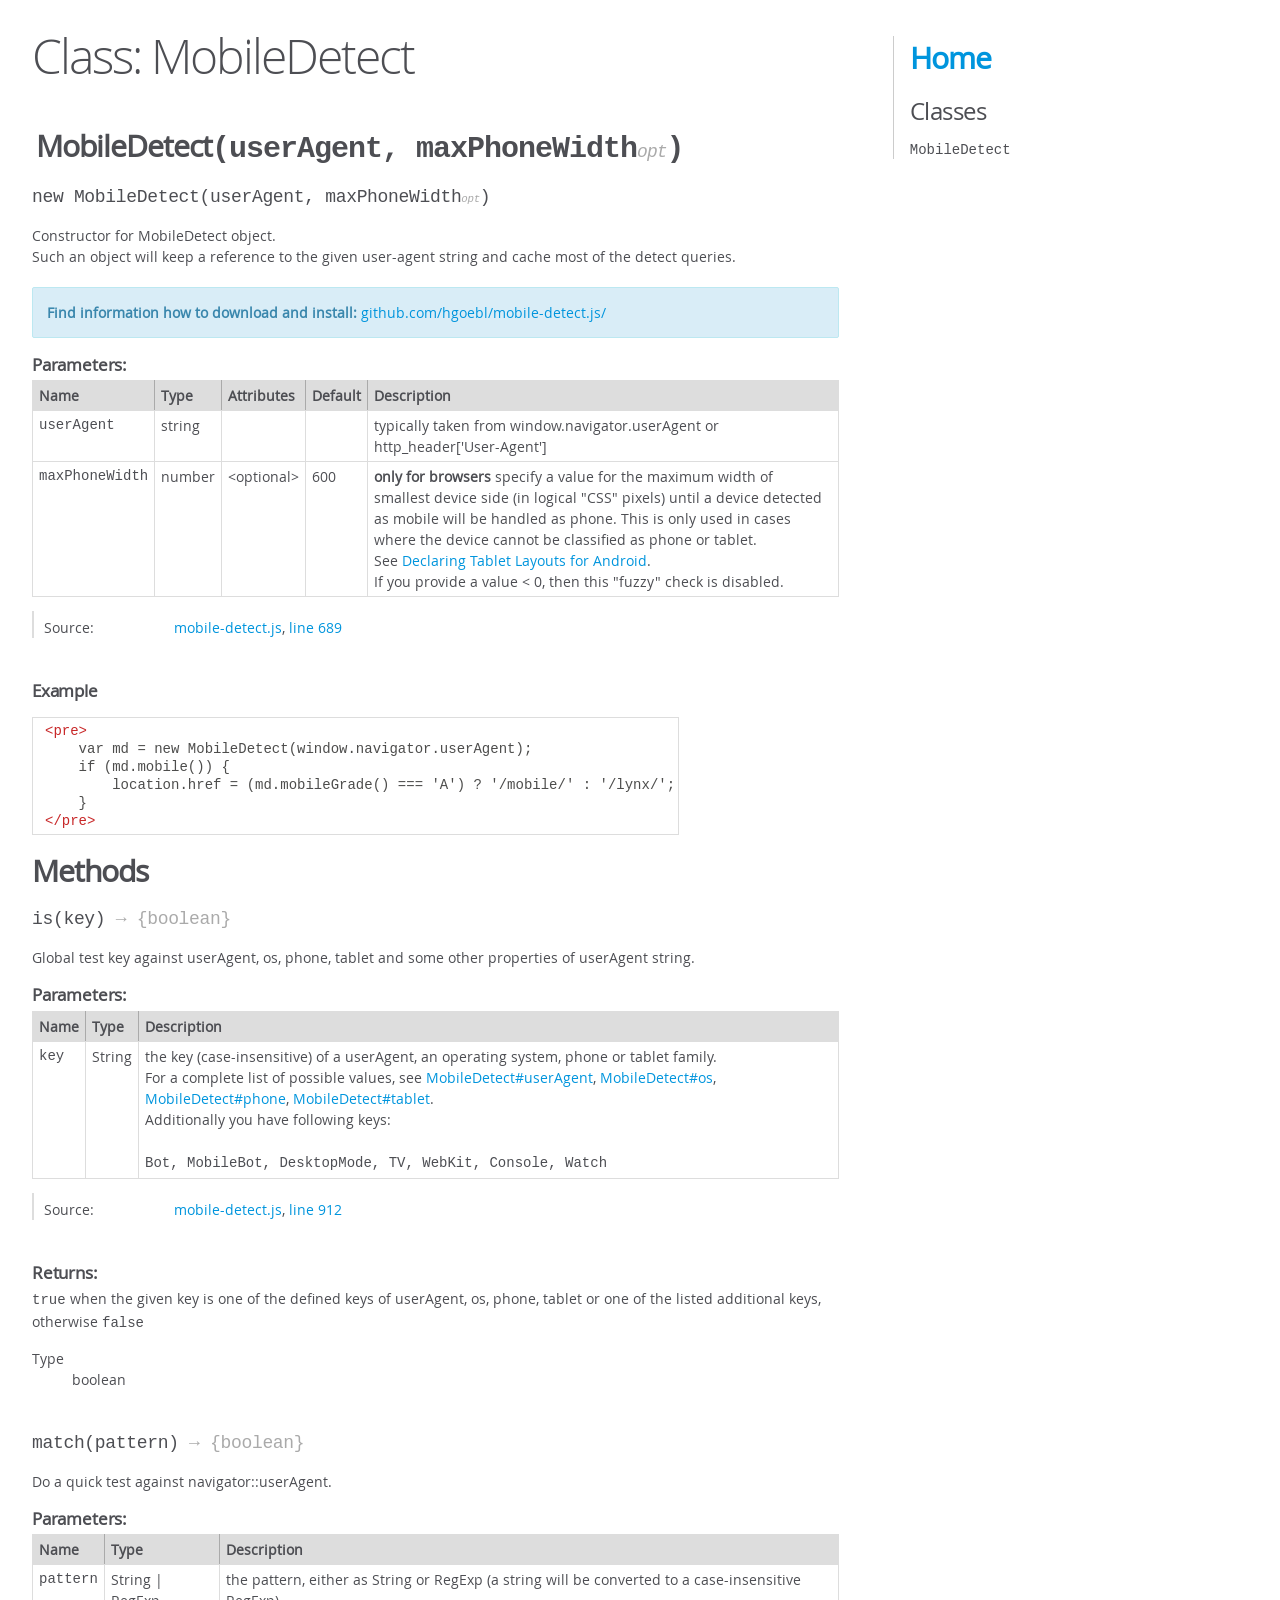
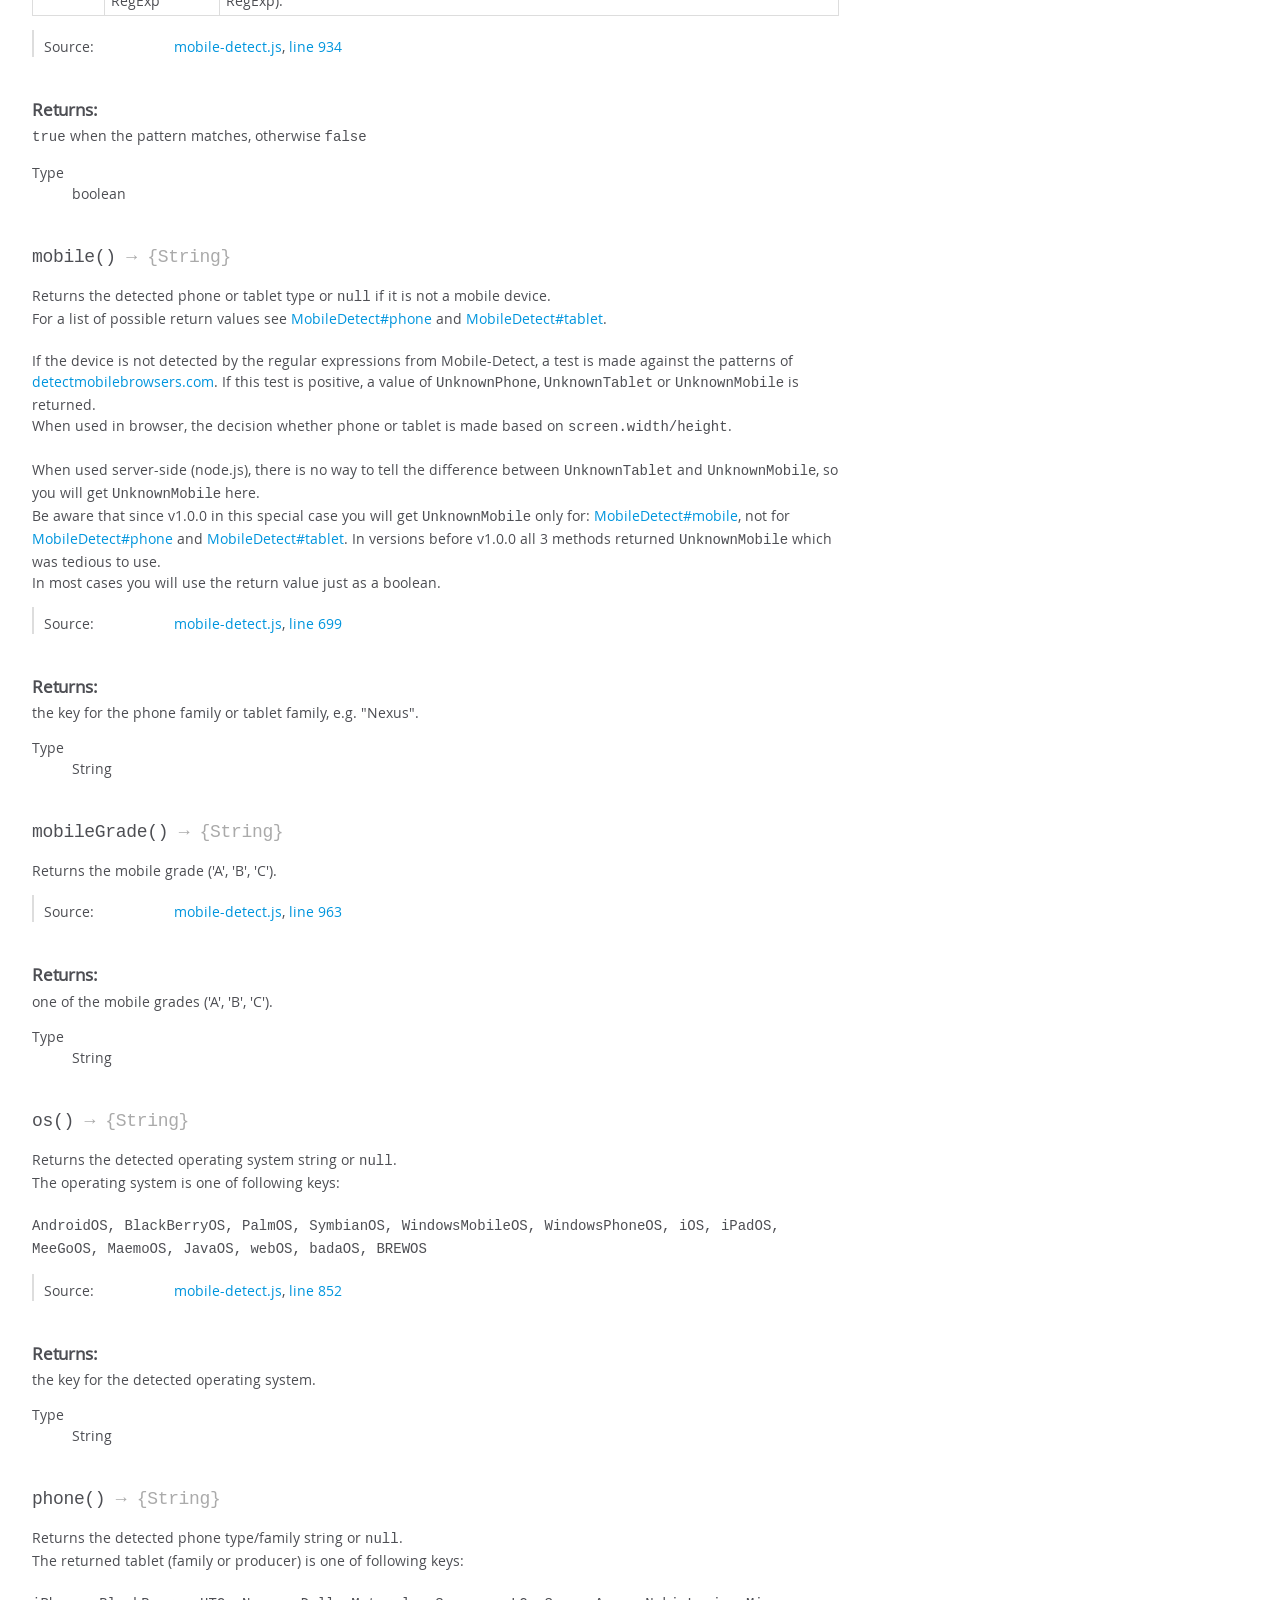
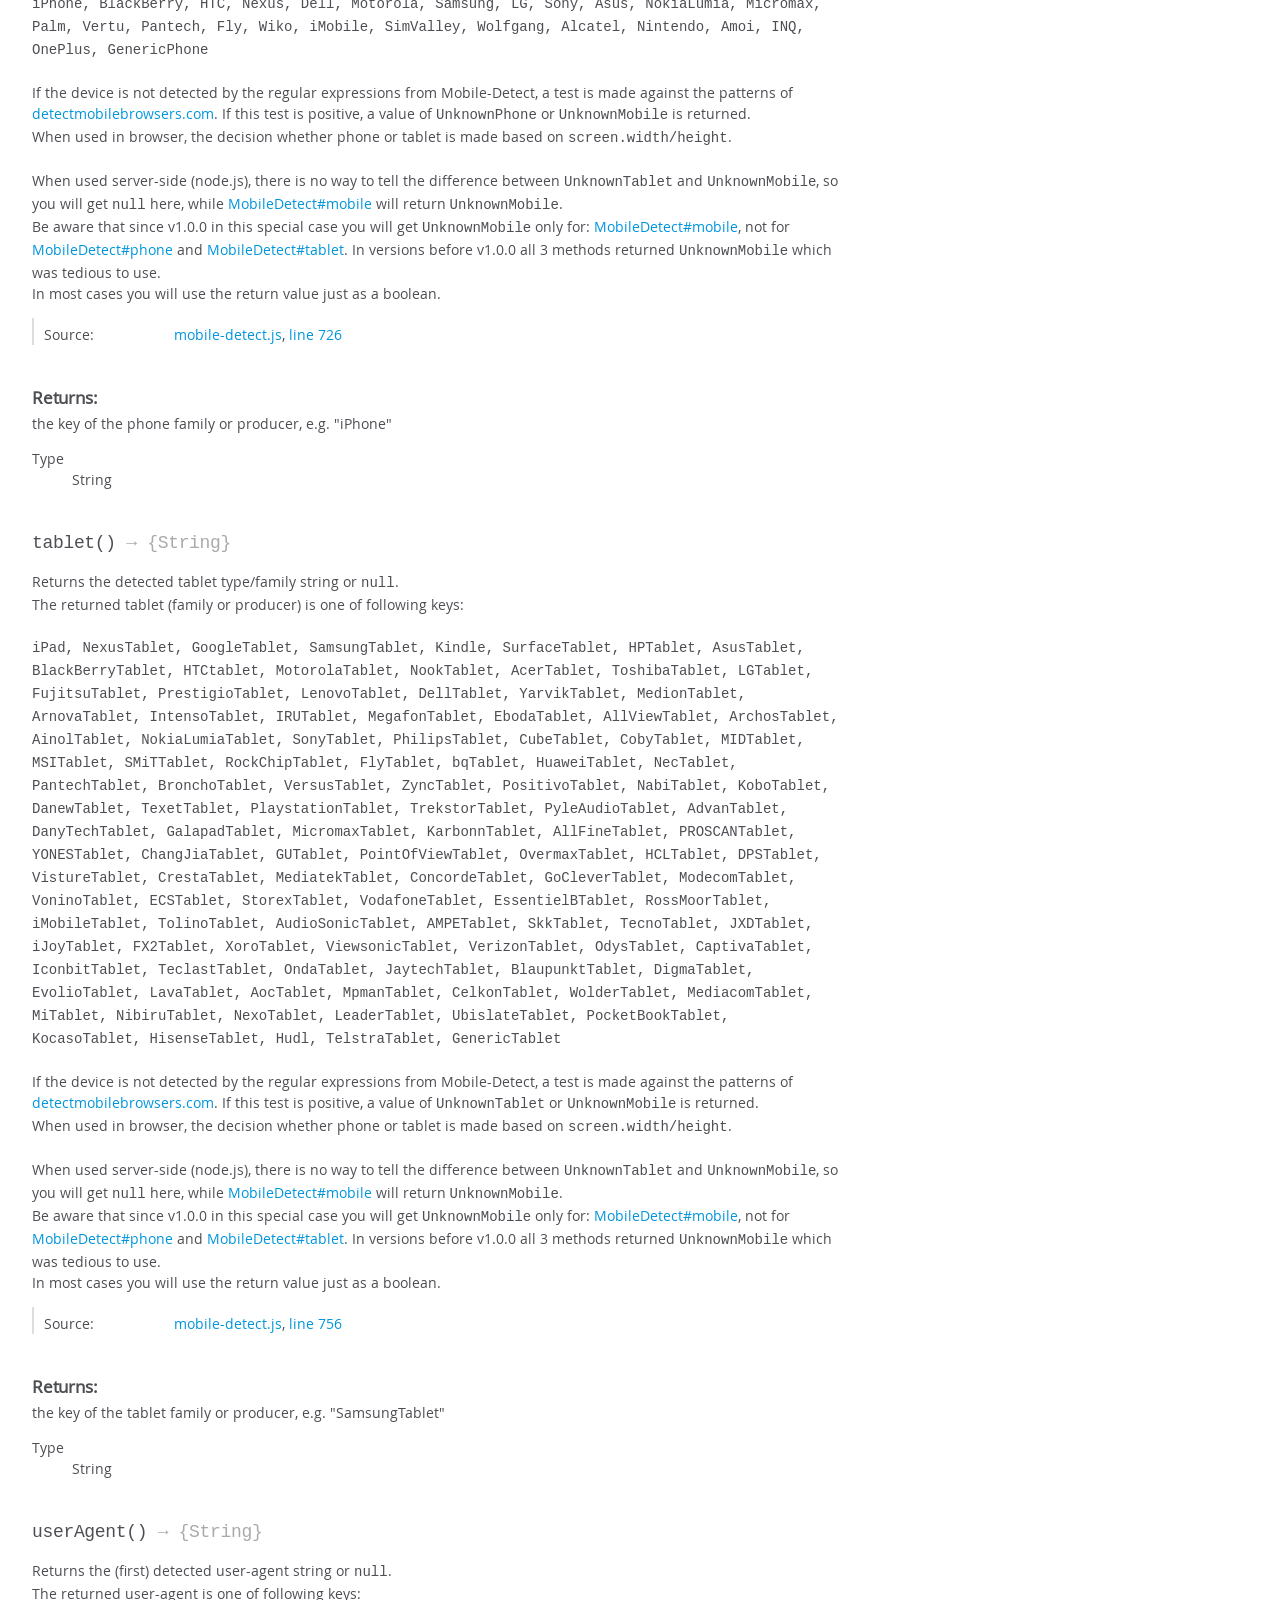
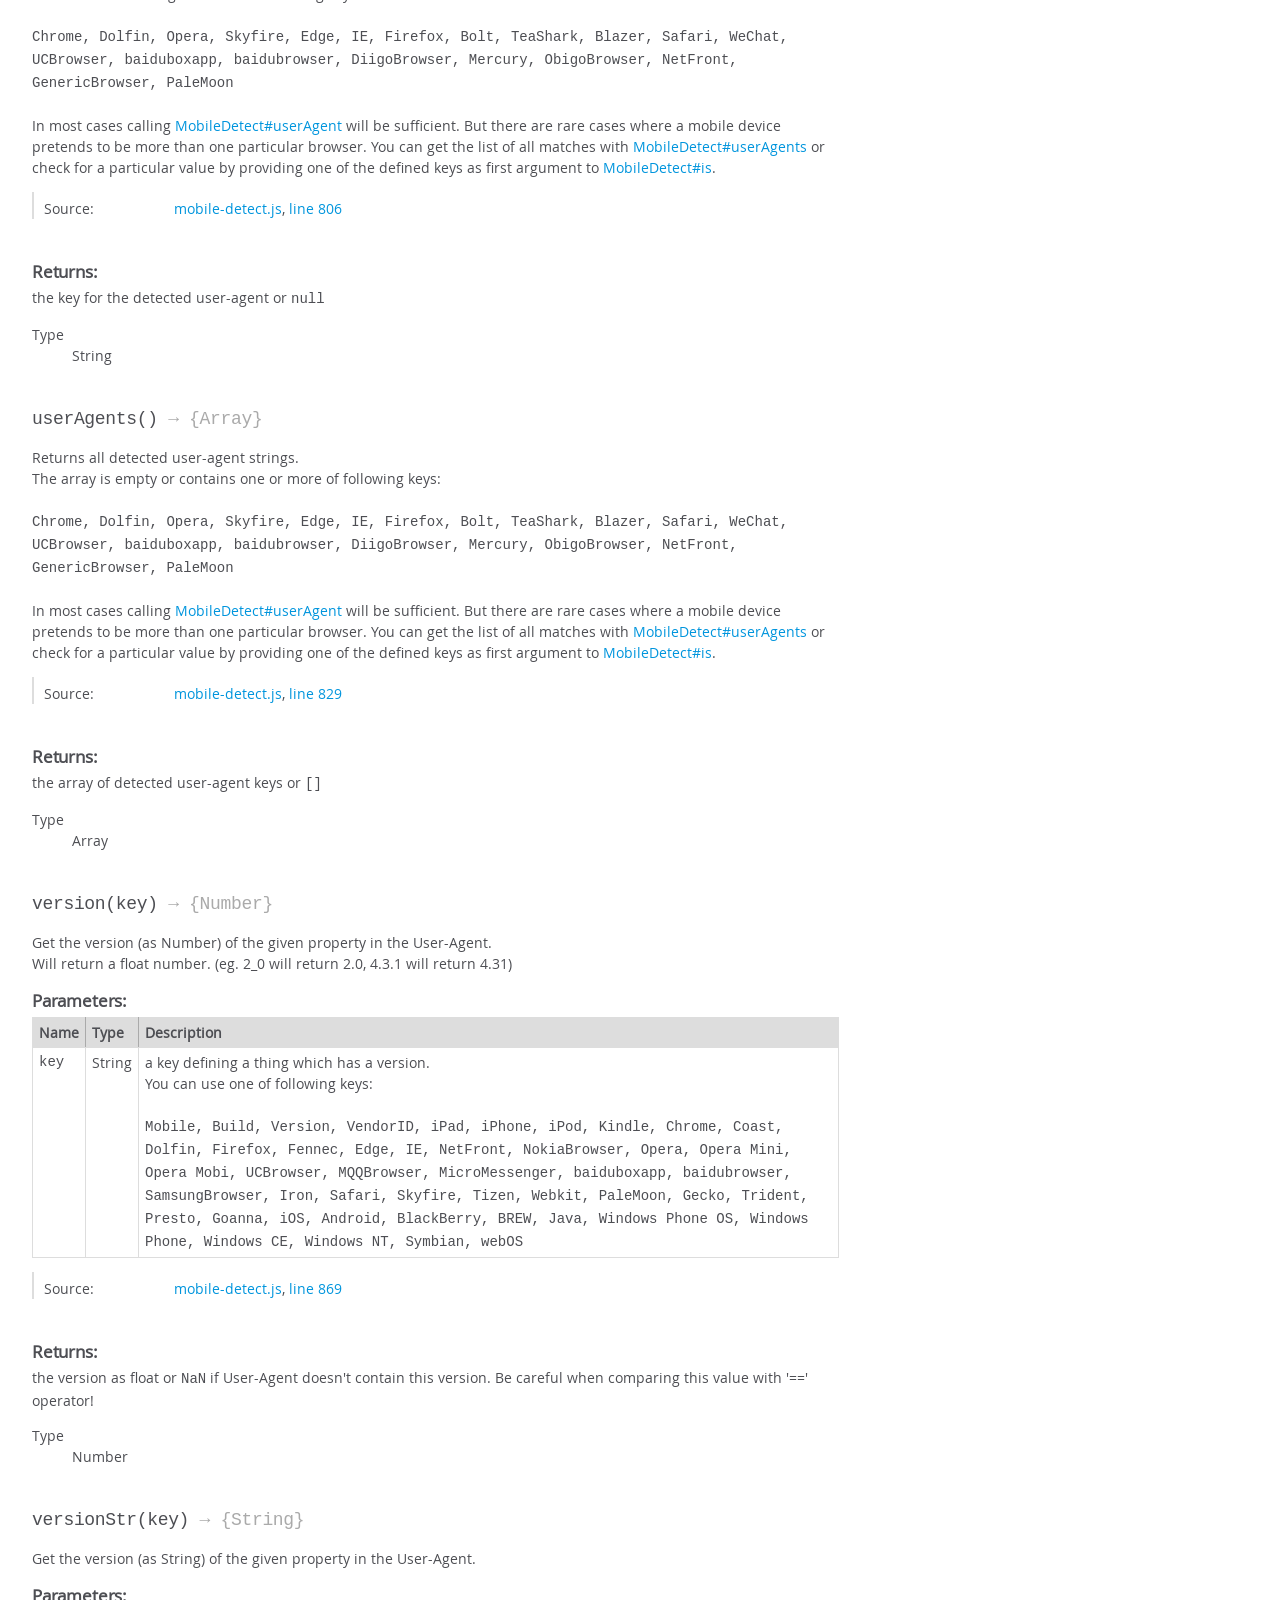
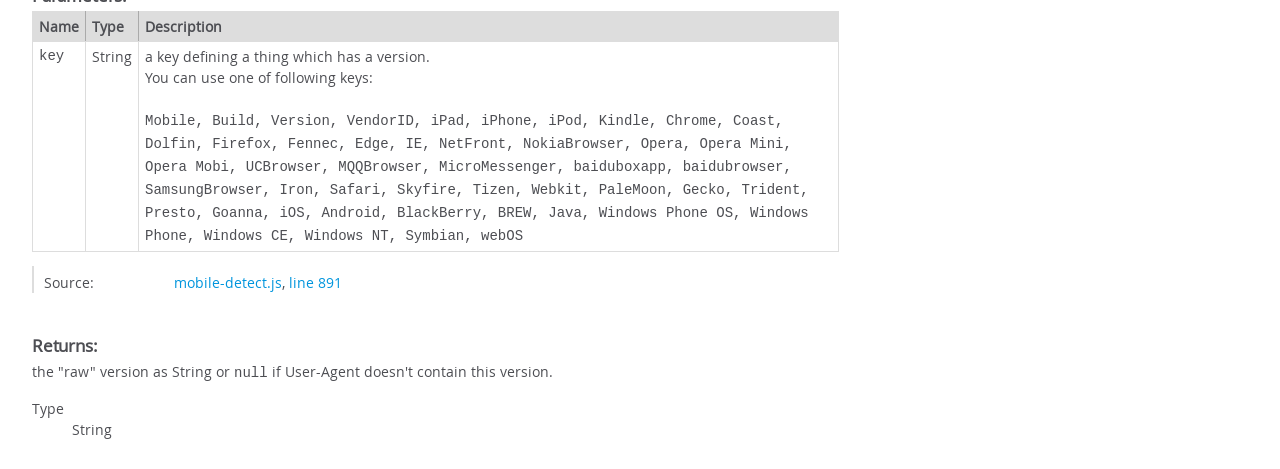
<file: hgoebl-mobile-detect.js-2824db6/doc/MobileDetect.html>
<!DOCTYPE html>
<html lang="en">
<head>
    <meta charset="utf-8">
    <title>JSDoc: Class: MobileDetect</title>

    <script src="scripts/prettify/prettify.js"> </script>
    <script src="scripts/prettify/lang-css.js"> </script>
    <!--[if lt IE 9]>
      <script src="//html5shiv.googlecode.com/svn/trunk/html5.js"></script>
    <![endif]-->
    <link type="text/css" rel="stylesheet" href="styles/prettify-tomorrow.css">
    <link type="text/css" rel="stylesheet" href="styles/jsdoc-default.css">
</head>

<body>

<div id="main">

    <h1 class="page-title">Class: MobileDetect</h1>

    




<section>

<header>
    
        <h2><span class="attribs"><span class="type-signature"></span></span>MobileDetect<span class="signature">(userAgent, maxPhoneWidth<span class="signature-attributes">opt</span>)</span><span class="type-signature"></span></h2>
        
    
</header>

<article>
    <div class="container-overview">
    
        

    

    
    <h4 class="name" id="MobileDetect"><span class="type-signature"></span>new MobileDetect<span class="signature">(userAgent, maxPhoneWidth<span class="signature-attributes">opt</span>)</span><span class="type-signature"></span></h4>
    

    



<div class="description">
    Constructor for MobileDetect object.
<br>
Such an object will keep a reference to the given user-agent string and cache most of the detect queries.<br>
<div style="background-color: #d9edf7; border: 1px solid #bce8f1; color: #3a87ad; padding: 14px; border-radius: 2px; margin-top: 20px">
    <strong>Find information how to download and install:</strong>
    <a href="https://github.com/hgoebl/mobile-detect.js/">github.com/hgoebl/mobile-detect.js/</a>
</div>
</div>









    <h5>Parameters:</h5>
    

<table class="params">
    <thead>
    <tr>
        
        <th>Name</th>
        

        <th>Type</th>

        
        <th>Attributes</th>
        

        
        <th>Default</th>
        

        <th class="last">Description</th>
    </tr>
    </thead>

    <tbody>
    

        <tr>
            
                <td class="name"><code>userAgent</code></td>
            

            <td class="type">
            
                
<span class="param-type">string</span>


            
            </td>

            
                <td class="attributes">
                

                

                
                </td>
            

            
                <td class="default">
                
                </td>
            

            <td class="description last">typically taken from window.navigator.userAgent or http_header['User-Agent']</td>
        </tr>

    

        <tr>
            
                <td class="name"><code>maxPhoneWidth</code></td>
            

            <td class="type">
            
                
<span class="param-type">number</span>


            
            </td>

            
                <td class="attributes">
                
                    &lt;optional><br>
                

                

                
                </td>
            

            
                <td class="default">
                
                    600
                
                </td>
            

            <td class="description last"><strong>only for browsers</strong> specify a value for the maximum
       width of smallest device side (in logical "CSS" pixels) until a device detected as mobile will be handled
       as phone.
       This is only used in cases where the device cannot be classified as phone or tablet.<br>
       See <a href="http://developer.android.com/guide/practices/screens_support.html">Declaring Tablet Layouts
       for Android</a>.<br>
       If you provide a value < 0, then this "fuzzy" check is disabled.</td>
        </tr>

    
    </tbody>
</table>






<dl class="details">

    

    

    

    

    

    

    

    

    

    

    

    

    
    <dt class="tag-source">Source:</dt>
    <dd class="tag-source"><ul class="dummy"><li>
        <a href="mobile-detect.js.html">mobile-detect.js</a>, <a href="mobile-detect.js.html#line689">line 689</a>
    </li></ul></dd>
    

    

    

    
</dl>

















    <h5>Example</h5>
    
    <pre class="prettyprint"><code>&lt;pre>
    var md = new MobileDetect(window.navigator.userAgent);
    if (md.mobile()) {
        location.href = (md.mobileGrade() === 'A') ? '/mobile/' : '/lynx/';
    }
&lt;/pre></code></pre>



    
    </div>

    

    

    

    

    

    

    

    
        <h3 class="subsection-title">Methods</h3>

        
            

    

    
    <h4 class="name" id="is"><span class="type-signature"></span>is<span class="signature">(key)</span><span class="type-signature"> &rarr; {boolean}</span></h4>
    

    



<div class="description">
    Global test key against userAgent, os, phone, tablet and some other properties of userAgent string.
</div>









    <h5>Parameters:</h5>
    

<table class="params">
    <thead>
    <tr>
        
        <th>Name</th>
        

        <th>Type</th>

        

        

        <th class="last">Description</th>
    </tr>
    </thead>

    <tbody>
    

        <tr>
            
                <td class="name"><code>key</code></td>
            

            <td class="type">
            
                
<span class="param-type">String</span>


            
            </td>

            

            

            <td class="description last">the key (case-insensitive) of a userAgent, an operating system, phone or
       tablet family.<br>
       For a complete list of possible values, see <a href="MobileDetect.html#userAgent">MobileDetect#userAgent</a>,
       <a href="MobileDetect.html#os">MobileDetect#os</a>, <a href="MobileDetect.html#phone">MobileDetect#phone</a>, <a href="MobileDetect.html#tablet">MobileDetect#tablet</a>.<br>
       Additionally you have following keys:<br>
<br><tt>Bot, MobileBot, DesktopMode, TV, WebKit, Console, Watch</tt><br></td>
        </tr>

    
    </tbody>
</table>






<dl class="details">

    

    

    

    

    

    

    

    

    

    

    

    

    
    <dt class="tag-source">Source:</dt>
    <dd class="tag-source"><ul class="dummy"><li>
        <a href="mobile-detect.js.html">mobile-detect.js</a>, <a href="mobile-detect.js.html#line912">line 912</a>
    </li></ul></dd>
    

    

    

    
</dl>













<h5>Returns:</h5>

        
<div class="param-desc">
    <tt>true</tt> when the given key is one of the defined keys of userAgent, os, phone,
                   tablet or one of the listed additional keys, otherwise <tt>false</tt>
</div>



<dl>
    <dt>
        Type
    </dt>
    <dd>
        
<span class="param-type">boolean</span>


    </dd>
</dl>

    





        
            

    

    
    <h4 class="name" id="match"><span class="type-signature"></span>match<span class="signature">(pattern)</span><span class="type-signature"> &rarr; {boolean}</span></h4>
    

    



<div class="description">
    Do a quick test against navigator::userAgent.
</div>









    <h5>Parameters:</h5>
    

<table class="params">
    <thead>
    <tr>
        
        <th>Name</th>
        

        <th>Type</th>

        

        

        <th class="last">Description</th>
    </tr>
    </thead>

    <tbody>
    

        <tr>
            
                <td class="name"><code>pattern</code></td>
            

            <td class="type">
            
                
<span class="param-type">String</span>
|

<span class="param-type">RegExp</span>


            
            </td>

            

            

            <td class="description last">the pattern, either as String or RegExp
                       (a string will be converted to a case-insensitive RegExp).</td>
        </tr>

    
    </tbody>
</table>






<dl class="details">

    

    

    

    

    

    

    

    

    

    

    

    

    
    <dt class="tag-source">Source:</dt>
    <dd class="tag-source"><ul class="dummy"><li>
        <a href="mobile-detect.js.html">mobile-detect.js</a>, <a href="mobile-detect.js.html#line934">line 934</a>
    </li></ul></dd>
    

    

    

    
</dl>













<h5>Returns:</h5>

        
<div class="param-desc">
    <tt>true</tt> when the pattern matches, otherwise <tt>false</tt>
</div>



<dl>
    <dt>
        Type
    </dt>
    <dd>
        
<span class="param-type">boolean</span>


    </dd>
</dl>

    





        
            

    

    
    <h4 class="name" id="mobile"><span class="type-signature"></span>mobile<span class="signature">()</span><span class="type-signature"> &rarr; {String}</span></h4>
    

    



<div class="description">
    Returns the detected phone or tablet type or <tt>null</tt> if it is not a mobile device.
<br>
For a list of possible return values see <a href="MobileDetect.html#phone">MobileDetect#phone</a> and <a href="MobileDetect.html#tablet">MobileDetect#tablet</a>.<br>
<br>
If the device is not detected by the regular expressions from Mobile-Detect, a test is made against
the patterns of <a href="http://detectmobilebrowsers.com/">detectmobilebrowsers.com</a>. If this test
is positive, a value of <code>UnknownPhone</code>, <code>UnknownTablet</code> or
<code>UnknownMobile</code> is returned.<br>
When used in browser, the decision whether phone or tablet is made based on <code>screen.width/height</code>.<br>
<br>
When used server-side (node.js), there is no way to tell the difference between <code>UnknownTablet</code>
and <code>UnknownMobile</code>, so you will get <code>UnknownMobile</code> here.<br>
Be aware that since v1.0.0 in this special case you will get <code>UnknownMobile</code> only for:
<a href="MobileDetect.html#mobile">MobileDetect#mobile</a>, not for <a href="MobileDetect.html#phone">MobileDetect#phone</a> and <a href="MobileDetect.html#tablet">MobileDetect#tablet</a>.
In versions before v1.0.0 all 3 methods returned <code>UnknownMobile</code> which was tedious to use.
<br>
In most cases you will use the return value just as a boolean.
</div>













<dl class="details">

    

    

    

    

    

    

    

    

    

    

    

    

    
    <dt class="tag-source">Source:</dt>
    <dd class="tag-source"><ul class="dummy"><li>
        <a href="mobile-detect.js.html">mobile-detect.js</a>, <a href="mobile-detect.js.html#line699">line 699</a>
    </li></ul></dd>
    

    

    

    
</dl>













<h5>Returns:</h5>

        
<div class="param-desc">
    the key for the phone family or tablet family, e.g. "Nexus".
</div>



<dl>
    <dt>
        Type
    </dt>
    <dd>
        
<span class="param-type">String</span>


    </dd>
</dl>

    





        
            

    

    
    <h4 class="name" id="mobileGrade"><span class="type-signature"></span>mobileGrade<span class="signature">()</span><span class="type-signature"> &rarr; {String}</span></h4>
    

    



<div class="description">
    Returns the mobile grade ('A', 'B', 'C').
</div>













<dl class="details">

    

    

    

    

    

    

    

    

    

    

    

    

    
    <dt class="tag-source">Source:</dt>
    <dd class="tag-source"><ul class="dummy"><li>
        <a href="mobile-detect.js.html">mobile-detect.js</a>, <a href="mobile-detect.js.html#line963">line 963</a>
    </li></ul></dd>
    

    

    

    
</dl>













<h5>Returns:</h5>

        
<div class="param-desc">
    one of the mobile grades ('A', 'B', 'C').
</div>



<dl>
    <dt>
        Type
    </dt>
    <dd>
        
<span class="param-type">String</span>


    </dd>
</dl>

    





        
            

    

    
    <h4 class="name" id="os"><span class="type-signature"></span>os<span class="signature">()</span><span class="type-signature"> &rarr; {String}</span></h4>
    

    



<div class="description">
    Returns the detected operating system string or <tt>null</tt>.
<br>
The operating system is one of following keys:<br>
<br><tt>AndroidOS, BlackBerryOS, PalmOS, SymbianOS, WindowsMobileOS, WindowsPhoneOS,
iOS, iPadOS, MeeGoOS, MaemoOS, JavaOS, webOS, badaOS, BREWOS</tt><br>
</div>













<dl class="details">

    

    

    

    

    

    

    

    

    

    

    

    

    
    <dt class="tag-source">Source:</dt>
    <dd class="tag-source"><ul class="dummy"><li>
        <a href="mobile-detect.js.html">mobile-detect.js</a>, <a href="mobile-detect.js.html#line852">line 852</a>
    </li></ul></dd>
    

    

    

    
</dl>













<h5>Returns:</h5>

        
<div class="param-desc">
    the key for the detected operating system.
</div>



<dl>
    <dt>
        Type
    </dt>
    <dd>
        
<span class="param-type">String</span>


    </dd>
</dl>

    





        
            

    

    
    <h4 class="name" id="phone"><span class="type-signature"></span>phone<span class="signature">()</span><span class="type-signature"> &rarr; {String}</span></h4>
    

    



<div class="description">
    Returns the detected phone type/family string or <tt>null</tt>.
<br>
The returned tablet (family or producer) is one of following keys:<br>
<br><tt>iPhone, BlackBerry, HTC, Nexus, Dell, Motorola, Samsung, LG, Sony, Asus,
NokiaLumia, Micromax, Palm, Vertu, Pantech, Fly, Wiko, iMobile, SimValley,
Wolfgang, Alcatel, Nintendo, Amoi, INQ, OnePlus, GenericPhone</tt><br>
<br>
If the device is not detected by the regular expressions from Mobile-Detect, a test is made against
the patterns of <a href="http://detectmobilebrowsers.com/">detectmobilebrowsers.com</a>. If this test
is positive, a value of <code>UnknownPhone</code> or <code>UnknownMobile</code> is returned.<br>
When used in browser, the decision whether phone or tablet is made based on <code>screen.width/height</code>.<br>
<br>
When used server-side (node.js), there is no way to tell the difference between <code>UnknownTablet</code>
and <code>UnknownMobile</code>, so you will get <code>null</code> here, while <a href="MobileDetect.html#mobile">MobileDetect#mobile</a>
will return <code>UnknownMobile</code>.<br>
Be aware that since v1.0.0 in this special case you will get <code>UnknownMobile</code> only for:
<a href="MobileDetect.html#mobile">MobileDetect#mobile</a>, not for <a href="MobileDetect.html#phone">MobileDetect#phone</a> and <a href="MobileDetect.html#tablet">MobileDetect#tablet</a>.
In versions before v1.0.0 all 3 methods returned <code>UnknownMobile</code> which was tedious to use.
<br>
In most cases you will use the return value just as a boolean.
</div>













<dl class="details">

    

    

    

    

    

    

    

    

    

    

    

    

    
    <dt class="tag-source">Source:</dt>
    <dd class="tag-source"><ul class="dummy"><li>
        <a href="mobile-detect.js.html">mobile-detect.js</a>, <a href="mobile-detect.js.html#line726">line 726</a>
    </li></ul></dd>
    

    

    

    
</dl>













<h5>Returns:</h5>

        
<div class="param-desc">
    the key of the phone family or producer, e.g. "iPhone"
</div>



<dl>
    <dt>
        Type
    </dt>
    <dd>
        
<span class="param-type">String</span>


    </dd>
</dl>

    





        
            

    

    
    <h4 class="name" id="tablet"><span class="type-signature"></span>tablet<span class="signature">()</span><span class="type-signature"> &rarr; {String}</span></h4>
    

    



<div class="description">
    Returns the detected tablet type/family string or <tt>null</tt>.
<br>
The returned tablet (family or producer) is one of following keys:<br>
<br><tt>iPad, NexusTablet, GoogleTablet, SamsungTablet, Kindle, SurfaceTablet,
HPTablet, AsusTablet, BlackBerryTablet, HTCtablet, MotorolaTablet, NookTablet,
AcerTablet, ToshibaTablet, LGTablet, FujitsuTablet, PrestigioTablet,
LenovoTablet, DellTablet, YarvikTablet, MedionTablet, ArnovaTablet,
IntensoTablet, IRUTablet, MegafonTablet, EbodaTablet, AllViewTablet,
ArchosTablet, AinolTablet, NokiaLumiaTablet, SonyTablet, PhilipsTablet,
CubeTablet, CobyTablet, MIDTablet, MSITablet, SMiTTablet, RockChipTablet,
FlyTablet, bqTablet, HuaweiTablet, NecTablet, PantechTablet, BronchoTablet,
VersusTablet, ZyncTablet, PositivoTablet, NabiTablet, KoboTablet, DanewTablet,
TexetTablet, PlaystationTablet, TrekstorTablet, PyleAudioTablet, AdvanTablet,
DanyTechTablet, GalapadTablet, MicromaxTablet, KarbonnTablet, AllFineTablet,
PROSCANTablet, YONESTablet, ChangJiaTablet, GUTablet, PointOfViewTablet,
OvermaxTablet, HCLTablet, DPSTablet, VistureTablet, CrestaTablet,
MediatekTablet, ConcordeTablet, GoCleverTablet, ModecomTablet, VoninoTablet,
ECSTablet, StorexTablet, VodafoneTablet, EssentielBTablet, RossMoorTablet,
iMobileTablet, TolinoTablet, AudioSonicTablet, AMPETablet, SkkTablet,
TecnoTablet, JXDTablet, iJoyTablet, FX2Tablet, XoroTablet, ViewsonicTablet,
VerizonTablet, OdysTablet, CaptivaTablet, IconbitTablet, TeclastTablet,
OndaTablet, JaytechTablet, BlaupunktTablet, DigmaTablet, EvolioTablet,
LavaTablet, AocTablet, MpmanTablet, CelkonTablet, WolderTablet, MediacomTablet,
MiTablet, NibiruTablet, NexoTablet, LeaderTablet, UbislateTablet,
PocketBookTablet, KocasoTablet, HisenseTablet, Hudl, TelstraTablet,
GenericTablet</tt><br>
<br>
If the device is not detected by the regular expressions from Mobile-Detect, a test is made against
the patterns of <a href="http://detectmobilebrowsers.com/">detectmobilebrowsers.com</a>. If this test
is positive, a value of <code>UnknownTablet</code> or <code>UnknownMobile</code> is returned.<br>
When used in browser, the decision whether phone or tablet is made based on <code>screen.width/height</code>.<br>
<br>
When used server-side (node.js), there is no way to tell the difference between <code>UnknownTablet</code>
and <code>UnknownMobile</code>, so you will get <code>null</code> here, while <a href="MobileDetect.html#mobile">MobileDetect#mobile</a>
will return <code>UnknownMobile</code>.<br>
Be aware that since v1.0.0 in this special case you will get <code>UnknownMobile</code> only for:
<a href="MobileDetect.html#mobile">MobileDetect#mobile</a>, not for <a href="MobileDetect.html#phone">MobileDetect#phone</a> and <a href="MobileDetect.html#tablet">MobileDetect#tablet</a>.
In versions before v1.0.0 all 3 methods returned <code>UnknownMobile</code> which was tedious to use.
<br>
In most cases you will use the return value just as a boolean.
</div>













<dl class="details">

    

    

    

    

    

    

    

    

    

    

    

    

    
    <dt class="tag-source">Source:</dt>
    <dd class="tag-source"><ul class="dummy"><li>
        <a href="mobile-detect.js.html">mobile-detect.js</a>, <a href="mobile-detect.js.html#line756">line 756</a>
    </li></ul></dd>
    

    

    

    
</dl>













<h5>Returns:</h5>

        
<div class="param-desc">
    the key of the tablet family or producer, e.g. "SamsungTablet"
</div>



<dl>
    <dt>
        Type
    </dt>
    <dd>
        
<span class="param-type">String</span>


    </dd>
</dl>

    





        
            

    

    
    <h4 class="name" id="userAgent"><span class="type-signature"></span>userAgent<span class="signature">()</span><span class="type-signature"> &rarr; {String}</span></h4>
    

    



<div class="description">
    Returns the (first) detected user-agent string or <tt>null</tt>.
<br>
The returned user-agent is one of following keys:<br>
<br><tt>Chrome, Dolfin, Opera, Skyfire, Edge, IE, Firefox, Bolt, TeaShark, Blazer,
Safari, WeChat, UCBrowser, baiduboxapp, baidubrowser, DiigoBrowser, Mercury,
ObigoBrowser, NetFront, GenericBrowser, PaleMoon</tt><br>
<br>
In most cases calling <a href="MobileDetect.html#userAgent">MobileDetect#userAgent</a> will be sufficient. But there are rare
cases where a mobile device pretends to be more than one particular browser. You can get the
list of all matches with <a href="MobileDetect.html#userAgents">MobileDetect#userAgents</a> or check for a particular value by
providing one of the defined keys as first argument to <a href="MobileDetect.html#is">MobileDetect#is</a>.
</div>













<dl class="details">

    

    

    

    

    

    

    

    

    

    

    

    

    
    <dt class="tag-source">Source:</dt>
    <dd class="tag-source"><ul class="dummy"><li>
        <a href="mobile-detect.js.html">mobile-detect.js</a>, <a href="mobile-detect.js.html#line806">line 806</a>
    </li></ul></dd>
    

    

    

    
</dl>













<h5>Returns:</h5>

        
<div class="param-desc">
    the key for the detected user-agent or <tt>null</tt>
</div>



<dl>
    <dt>
        Type
    </dt>
    <dd>
        
<span class="param-type">String</span>


    </dd>
</dl>

    





        
            

    

    
    <h4 class="name" id="userAgents"><span class="type-signature"></span>userAgents<span class="signature">()</span><span class="type-signature"> &rarr; {Array}</span></h4>
    

    



<div class="description">
    Returns all detected user-agent strings.
<br>
The array is empty or contains one or more of following keys:<br>
<br><tt>Chrome, Dolfin, Opera, Skyfire, Edge, IE, Firefox, Bolt, TeaShark, Blazer,
Safari, WeChat, UCBrowser, baiduboxapp, baidubrowser, DiigoBrowser, Mercury,
ObigoBrowser, NetFront, GenericBrowser, PaleMoon</tt><br>
<br>
In most cases calling <a href="MobileDetect.html#userAgent">MobileDetect#userAgent</a> will be sufficient. But there are rare
cases where a mobile device pretends to be more than one particular browser. You can get the
list of all matches with <a href="MobileDetect.html#userAgents">MobileDetect#userAgents</a> or check for a particular value by
providing one of the defined keys as first argument to <a href="MobileDetect.html#is">MobileDetect#is</a>.
</div>













<dl class="details">

    

    

    

    

    

    

    

    

    

    

    

    

    
    <dt class="tag-source">Source:</dt>
    <dd class="tag-source"><ul class="dummy"><li>
        <a href="mobile-detect.js.html">mobile-detect.js</a>, <a href="mobile-detect.js.html#line829">line 829</a>
    </li></ul></dd>
    

    

    

    
</dl>













<h5>Returns:</h5>

        
<div class="param-desc">
    the array of detected user-agent keys or <tt>[]</tt>
</div>



<dl>
    <dt>
        Type
    </dt>
    <dd>
        
<span class="param-type">Array</span>


    </dd>
</dl>

    





        
            

    

    
    <h4 class="name" id="version"><span class="type-signature"></span>version<span class="signature">(key)</span><span class="type-signature"> &rarr; {Number}</span></h4>
    

    



<div class="description">
    Get the version (as Number) of the given property in the User-Agent.
<br>
Will return a float number. (eg. 2_0 will return 2.0, 4.3.1 will return 4.31)
</div>









    <h5>Parameters:</h5>
    

<table class="params">
    <thead>
    <tr>
        
        <th>Name</th>
        

        <th>Type</th>

        

        

        <th class="last">Description</th>
    </tr>
    </thead>

    <tbody>
    

        <tr>
            
                <td class="name"><code>key</code></td>
            

            <td class="type">
            
                
<span class="param-type">String</span>


            
            </td>

            

            

            <td class="description last">a key defining a thing which has a version.<br>
       You can use one of following keys:<br>
<br><tt>Mobile, Build, Version, VendorID, iPad, iPhone, iPod, Kindle, Chrome, Coast,
Dolfin, Firefox, Fennec, Edge, IE, NetFront, NokiaBrowser, Opera, Opera Mini,
Opera Mobi, UCBrowser, MQQBrowser, MicroMessenger, baiduboxapp, baidubrowser,
SamsungBrowser, Iron, Safari, Skyfire, Tizen, Webkit, PaleMoon, Gecko, Trident,
Presto, Goanna, iOS, Android, BlackBerry, BREW, Java, Windows Phone OS, Windows
Phone, Windows CE, Windows NT, Symbian, webOS</tt><br></td>
        </tr>

    
    </tbody>
</table>






<dl class="details">

    

    

    

    

    

    

    

    

    

    

    

    

    
    <dt class="tag-source">Source:</dt>
    <dd class="tag-source"><ul class="dummy"><li>
        <a href="mobile-detect.js.html">mobile-detect.js</a>, <a href="mobile-detect.js.html#line869">line 869</a>
    </li></ul></dd>
    

    

    

    
</dl>













<h5>Returns:</h5>

        
<div class="param-desc">
    the version as float or <tt>NaN</tt> if User-Agent doesn't contain this version.
         Be careful when comparing this value with '==' operator!
</div>



<dl>
    <dt>
        Type
    </dt>
    <dd>
        
<span class="param-type">Number</span>


    </dd>
</dl>

    





        
            

    

    
    <h4 class="name" id="versionStr"><span class="type-signature"></span>versionStr<span class="signature">(key)</span><span class="type-signature"> &rarr; {String}</span></h4>
    

    



<div class="description">
    Get the version (as String) of the given property in the User-Agent.
<br>
</div>









    <h5>Parameters:</h5>
    

<table class="params">
    <thead>
    <tr>
        
        <th>Name</th>
        

        <th>Type</th>

        

        

        <th class="last">Description</th>
    </tr>
    </thead>

    <tbody>
    

        <tr>
            
                <td class="name"><code>key</code></td>
            

            <td class="type">
            
                
<span class="param-type">String</span>


            
            </td>

            

            

            <td class="description last">a key defining a thing which has a version.<br>
       You can use one of following keys:<br>
<br><tt>Mobile, Build, Version, VendorID, iPad, iPhone, iPod, Kindle, Chrome, Coast,
Dolfin, Firefox, Fennec, Edge, IE, NetFront, NokiaBrowser, Opera, Opera Mini,
Opera Mobi, UCBrowser, MQQBrowser, MicroMessenger, baiduboxapp, baidubrowser,
SamsungBrowser, Iron, Safari, Skyfire, Tizen, Webkit, PaleMoon, Gecko, Trident,
Presto, Goanna, iOS, Android, BlackBerry, BREW, Java, Windows Phone OS, Windows
Phone, Windows CE, Windows NT, Symbian, webOS</tt><br></td>
        </tr>

    
    </tbody>
</table>






<dl class="details">

    

    

    

    

    

    

    

    

    

    

    

    

    
    <dt class="tag-source">Source:</dt>
    <dd class="tag-source"><ul class="dummy"><li>
        <a href="mobile-detect.js.html">mobile-detect.js</a>, <a href="mobile-detect.js.html#line891">line 891</a>
    </li></ul></dd>
    

    

    

    
</dl>













<h5>Returns:</h5>

        
<div class="param-desc">
    the "raw" version as String or <tt>null</tt> if User-Agent doesn't contain this version.
</div>



<dl>
    <dt>
        Type
    </dt>
    <dd>
        
<span class="param-type">String</span>


    </dd>
</dl>

    





        
    

    

    
</article>

</section>




</div>

<nav>
    <h2><a href="index.html">Home</a></h2><h3>Classes</h3><ul><li><a href="MobileDetect.html">MobileDetect</a></li></ul>
</nav>

<br class="clear">

<footer>
    Documentation generated by <a href="https://github.com/jsdoc3/jsdoc">JSDoc 3.5.5</a> on Sat Sep 21 2019 11:17:21 GMT+0200 (GMT+02:00)
</footer>

<script> prettyPrint(); </script>
<script src="scripts/linenumber.js"> </script>
</body>
</html>
</file>
<file: hgoebl-mobile-detect.js-2824db6/doc/styles/prettify-tomorrow.css>
/* Tomorrow Theme */
/* Original theme - https://github.com/chriskempson/tomorrow-theme */
/* Pretty printing styles. Used with prettify.js. */
/* SPAN elements with the classes below are added by prettyprint. */
/* plain text */
.pln {
  color: #4d4d4c; }

@media screen {
  /* string content */
  .str {
    color: #718c00; }

  /* a keyword */
  .kwd {
    color: #8959a8; }

  /* a comment */
  .com {
    color: #8e908c; }

  /* a type name */
  .typ {
    color: #4271ae; }

  /* a literal value */
  .lit {
    color: #f5871f; }

  /* punctuation */
  .pun {
    color: #4d4d4c; }

  /* lisp open bracket */
  .opn {
    color: #4d4d4c; }

  /* lisp close bracket */
  .clo {
    color: #4d4d4c; }

  /* a markup tag name */
  .tag {
    color: #c82829; }

  /* a markup attribute name */
  .atn {
    color: #f5871f; }

  /* a markup attribute value */
  .atv {
    color: #3e999f; }

  /* a declaration */
  .dec {
    color: #f5871f; }

  /* a variable name */
  .var {
    color: #c82829; }

  /* a function name */
  .fun {
    color: #4271ae; } }
/* Use higher contrast and text-weight for printable form. */
@media print, projection {
  .str {
    color: #060; }

  .kwd {
    color: #006;
    font-weight: bold; }

  .com {
    color: #600;
    font-style: italic; }

  .typ {
    color: #404;
    font-weight: bold; }

  .lit {
    color: #044; }

  .pun, .opn, .clo {
    color: #440; }

  .tag {
    color: #006;
    font-weight: bold; }

  .atn {
    color: #404; }

  .atv {
    color: #060; } }
/* Style */
/*
pre.prettyprint {
  background: white;
  font-family: Consolas, Monaco, 'Andale Mono', monospace;
  font-size: 12px;
  line-height: 1.5;
  border: 1px solid #ccc;
  padding: 10px; }
*/

/* Specify class=linenums on a pre to get line numbering */
ol.linenums {
  margin-top: 0;
  margin-bottom: 0; }

/* IE indents via margin-left */
li.L0,
li.L1,
li.L2,
li.L3,
li.L4,
li.L5,
li.L6,
li.L7,
li.L8,
li.L9 {
  /* */ }

/* Alternate shading for lines */
li.L1,
li.L3,
li.L5,
li.L7,
li.L9 {
  /* */ }
</file>
<file: hgoebl-mobile-detect.js-2824db6/doc/styles/jsdoc-default.css>
@font-face {
    font-family: 'Open Sans';
    font-weight: normal;
    font-style: normal;
    src: url('../fonts/OpenSans-Regular-webfont.eot');
    src:
        local('Open Sans'),
        local('OpenSans'),
        url('../fonts/OpenSans-Regular-webfont.eot?#iefix') format('embedded-opentype'),
        url('../fonts/OpenSans-Regular-webfont.woff') format('woff'),
        url('../fonts/OpenSans-Regular-webfont.svg#open_sansregular') format('svg');
}

@font-face {
    font-family: 'Open Sans Light';
    font-weight: normal;
    font-style: normal;
    src: url('../fonts/OpenSans-Light-webfont.eot');
    src:
        local('Open Sans Light'),
        local('OpenSans Light'),
        url('../fonts/OpenSans-Light-webfont.eot?#iefix') format('embedded-opentype'),
        url('../fonts/OpenSans-Light-webfont.woff') format('woff'),
        url('../fonts/OpenSans-Light-webfont.svg#open_sanslight') format('svg');
}

html
{
    overflow: auto;
    background-color: #fff;
    font-size: 14px;
}

body
{
    font-family: 'Open Sans', sans-serif;
    line-height: 1.5;
    color: #4d4e53;
    background-color: white;
}

a, a:visited, a:active {
    color: #0095dd;
    text-decoration: none;
}

a:hover {
    text-decoration: underline;
}

header
{
    display: block;
    padding: 0px 4px;
}

tt, code, kbd, samp {
    font-family: Consolas, Monaco, 'Andale Mono', monospace;
}

.class-description {
    font-size: 130%;
    line-height: 140%;
    margin-bottom: 1em;
    margin-top: 1em;
}

.class-description:empty {
    margin: 0;
}

#main {
    float: left;
    width: 70%;
}

article dl {
    margin-bottom: 40px;
}

article img {
  max-width: 100%;
}

section
{
    display: block;
    background-color: #fff;
    padding: 12px 24px;
    border-bottom: 1px solid #ccc;
    margin-right: 30px;
}

.variation {
    display: none;
}

.signature-attributes {
    font-size: 60%;
    color: #aaa;
    font-style: italic;
    font-weight: lighter;
}

nav
{
    display: block;
    float: right;
    margin-top: 28px;
    width: 30%;
    box-sizing: border-box;
    border-left: 1px solid #ccc;
    padding-left: 16px;
}

nav ul {
    font-family: 'Lucida Grande', 'Lucida Sans Unicode', arial, sans-serif;
    font-size: 100%;
    line-height: 17px;
    padding: 0;
    margin: 0;
    list-style-type: none;
}

nav ul a, nav ul a:visited, nav ul a:active {
    font-family: Consolas, Monaco, 'Andale Mono', monospace;
    line-height: 18px;
    color: #4D4E53;
}

nav h3 {
    margin-top: 12px;
}

nav li {
    margin-top: 6px;
}

footer {
    display: block;
    padding: 6px;
    margin-top: 12px;
    font-style: italic;
    font-size: 90%;
}

h1, h2, h3, h4 {
    font-weight: 200;
    margin: 0;
}

h1
{
    font-family: 'Open Sans Light', sans-serif;
    font-size: 48px;
    letter-spacing: -2px;
    margin: 12px 24px 20px;
}

h2, h3.subsection-title
{
    font-size: 30px;
    font-weight: 700;
    letter-spacing: -1px;
    margin-bottom: 12px;
}

h3
{
    font-size: 24px;
    letter-spacing: -0.5px;
    margin-bottom: 12px;
}

h4
{
    font-size: 18px;
    letter-spacing: -0.33px;
    margin-bottom: 12px;
    color: #4d4e53;
}

h5, .container-overview .subsection-title
{
    font-size: 120%;
    font-weight: bold;
    letter-spacing: -0.01em;
    margin: 8px 0 3px 0;
}

h6
{
    font-size: 100%;
    letter-spacing: -0.01em;
    margin: 6px 0 3px 0;
    font-style: italic;
}

table
{
    border-spacing: 0;
    border: 0;
    border-collapse: collapse;
}

td, th
{
    border: 1px solid #ddd;
    margin: 0px;
    text-align: left;
    vertical-align: top;
    padding: 4px 6px;
    display: table-cell;
}

thead tr
{
    background-color: #ddd;
    font-weight: bold;
}

th { border-right: 1px solid #aaa; }
tr > th:last-child { border-right: 1px solid #ddd; }

.ancestors, .attribs { color: #999; }
.ancestors a, .attribs a
{
    color: #999 !important;
    text-decoration: none;
}

.clear
{
    clear: both;
}

.important
{
    font-weight: bold;
    color: #950B02;
}

.yes-def {
    text-indent: -1000px;
}

.type-signature {
    color: #aaa;
}

.name, .signature {
    font-family: Consolas, Monaco, 'Andale Mono', monospace;
}

.details { margin-top: 14px; border-left: 2px solid #DDD; }
.details dt { width: 120px; float: left; padding-left: 10px;  padding-top: 6px; }
.details dd { margin-left: 70px; }
.details ul { margin: 0; }
.details ul { list-style-type: none; }
.details li { margin-left: 30px; padding-top: 6px; }
.details pre.prettyprint { margin: 0 }
.details .object-value { padding-top: 0; }

.description {
    margin-bottom: 1em;
    margin-top: 1em;
}

.code-caption
{
    font-style: italic;
    font-size: 107%;
    margin: 0;
}

.prettyprint
{
    border: 1px solid #ddd;
    width: 80%;
    overflow: auto;
}

.prettyprint.source {
    width: inherit;
}

.prettyprint code
{
    font-size: 100%;
    line-height: 18px;
    display: block;
    padding: 4px 12px;
    margin: 0;
    background-color: #fff;
    color: #4D4E53;
}

.prettyprint code span.line
{
  display: inline-block;
}

.prettyprint.linenums
{
  padding-left: 70px;
  -webkit-user-select: none;
  -moz-user-select: none;
  -ms-user-select: none;
  user-select: none;
}

.prettyprint.linenums ol
{
  padding-left: 0;
}

.prettyprint.linenums li
{
  border-left: 3px #ddd solid;
}

.prettyprint.linenums li.selected,
.prettyprint.linenums li.selected *
{
  background-color: lightyellow;
}

.prettyprint.linenums li *
{
  -webkit-user-select: text;
  -moz-user-select: text;
  -ms-user-select: text;
  user-select: text;
}

.params .name, .props .name, .name code {
    color: #4D4E53;
    font-family: Consolas, Monaco, 'Andale Mono', monospace;
    font-size: 100%;
}

.params td.description > p:first-child,
.props td.description > p:first-child
{
    margin-top: 0;
    padding-top: 0;
}

.params td.description > p:last-child,
.props td.description > p:last-child
{
    margin-bottom: 0;
    padding-bottom: 0;
}

.disabled {
    color: #454545;
}
</file>
<file: fonts/specimen_files/specimen_stylesheet.css>
@import url('grid_12-825-55-15.css');

/*  
	CSS Reset by Eric Meyer - Released under Public Domain
    http://meyerweb.com/eric/tools/css/reset/
*/
html, body, div, span, applet, object, iframe,
h1, h2, h3, h4, h5, h6, p, blockquote, pre,
a, abbr, acronym, address, big, cite, code,
del, dfn, em, font, img, ins, kbd, q, s, samp,
small, strike, strong, sub, sup, tt, var,
b, u, i, center, dl, dt, dd, ol, ul, li,
fieldset, form, label, legend, table, 
caption, tbody, tfoot, thead, tr, th, td 
                  {margin: 0;padding: 0;border: 0;outline: 0;
                  font-size: 100%;vertical-align: baseline;
                  background: transparent;}
body              {line-height: 1;}
ol, ul            {list-style: none;}
blockquote, q     {quotes: none;}
blockquote:before, blockquote:after,
q:before, q:after {content: '';	content: none;}
:focus            {outline: 0;}
ins               {text-decoration: none;}
del               {text-decoration: line-through;}
table             {border-collapse: collapse;border-spacing: 0;}




body {
	color: #000;
	background-color: #dcdcdc;
}

a {
	text-decoration: none;
	color: #1883ba;
}

h1{
	font-size: 32px;
	font-weight: normal;
	font-style: normal;
	margin-bottom: 18px;
}

h2{
	font-size: 18px;
}

#container {
	width: 865px;
	margin: 0px auto;
}


#header {
	padding: 20px;
	font-size: 36px;
	background-color: #000;
	color: #fff;
}

#header span {
	color: #666;
}
#main_content {
	background-color: #fff;
	padding: 60px 20px 20px;
}


#footer p {
	margin: 0;
	padding-top: 10px;
	padding-bottom: 50px;
	color: #333;
	font: 10px Arial, sans-serif;
}

.tabs {
	width: 100%;
	height: 31px;
	background-color: #444;
}
.tabs li {
	float:  left;
	margin: 0;
	overflow: hidden;
	background-color: #444;
}
.tabs li a {
	display: block;
	color: #fff;
	text-decoration: none;
	font: bold 11px/11px 'Arial';
	text-transform: uppercase;
	padding: 10px 15px;
	border-right: 1px solid #fff;
}

.tabs li a:hover {
		background-color: #00b3ff;

}

.tabs li.active a {
	color:  #000;
	background-color: #fff;
}



div.huge {
	
	font-size: 300px;
	line-height: 1em;
	padding: 0;
	letter-spacing: -.02em;
	overflow: hidden;
}
div.glyph_range {
	font-size: 72px;
	line-height: 1.1em;
}

.size10{ font-size: 10px; }
.size11{ font-size: 11px; }
.size12{ font-size: 12px; }
.size13{ font-size: 13px; }
.size14{ font-size: 14px; }
.size16{ font-size: 16px; }
.size18{ font-size: 18px; }
.size20{ font-size: 20px; }
.size24{ font-size: 24px; }
.size30{ font-size: 30px; }
.size36{ font-size: 36px; }
.size48{ font-size: 48px; }
.size60{ font-size: 60px; }
.size72{ font-size: 72px; }
.size90{ font-size: 90px; }


.psample_row1 {	height: 120px;}
.psample_row1 {	height: 120px;}
.psample_row2 {	height: 160px;}
.psample_row3 {	height: 160px;}
.psample_row4 {	height: 160px;}

.psample {
	overflow: hidden;
	position: relative;
}
.psample p {
	line-height: 1.3em;
	display: block;
	overflow: hidden;
	margin: 0;
}

.psample span {
	margin-right: .5em;
}

.white_blend {
	width: 100%;
	height: 61px;
	background-image: url([data-uri]);
	position: absolute;
	bottom: 0;
}
.black_blend {
	width: 100%;
	height: 61px;
	background-image: url([data-uri]);
	position: absolute;
	bottom: 0;
}
.fullreverse {
	background:  #000 !important;
	color:  #fff !important;
	margin-left: -20px;
	padding-left: 20px;
	margin-right: -20px;
	padding-right: 20px;
	padding: 20px;
	margin-bottom:0;
}


.sample_table td {
	padding-top: 3px;
	padding-bottom:5px;
	padding-left: 5px;
	vertical-align: middle;
	line-height: 1.2em;
}

.sample_table td:first-child {
	background-color: #eee;
	text-align: right;
	padding-right: 5px;
	padding-left: 0;
	padding: 5px;
	font: 11px/12px "Courier New", Courier, mono;
}

code {
	white-space: pre;
	background-color: #eee;
	display: block;
	padding: 10px;
	margin-bottom: 18px;
	overflow: auto;
}


.bottom,.last 	{margin-bottom:0 !important; padding-bottom:0 !important;}

.box  { 
  padding: 18px; 
  margin-bottom: 18px; 
  background: #eee; 
}

.reverse,.reversed { background:  #000 !important;color:  #fff !important; border: none !important;}

#bodycomparison {
	position: relative;
	overflow: hidden;
	font-size: 72px;
	height: 90px;
	white-space: nowrap;
}

#bodycomparison div{
	font-size: 72px;
	line-height: 90px;
	display: inline;
	margin: 0 15px 0 0;
	padding: 0;
}

#bodycomparison div span{
	font: 10px Arial;
	position: absolute;
	left: 0;
}
#xheight {
	float: none;
	position: absolute;
	color: #d9f3ff;
	font-size: 72px;
	line-height: 90px;
}

.fontbody {
 position: relative;
}
.arialbody{
	font-family: Arial;
	position: relative;
}
.verdanabody{
	font-family: Verdana;
	position: relative;
}
.georgiabody{
	font-family: Georgia;
	position: relative;
}

/* @group Layout page
 */

#layout h1 {
	font-size: 36px;
	line-height: 42px;
	font-weight: normal;
	font-style: normal;
}

#layout h2 {
	font-size: 24px;
	line-height: 23px;
	font-weight: normal;
	font-style: normal;
}

#layout h3 {
	font-size: 22px;
	line-height: 1.4em;
	margin-top: 1em;
	font-weight: normal;
	font-style: normal;
}


#layout p.byline {
	font-size: 12px;
	margin-top: 18px;
	line-height: 12px;
	margin-bottom: 0;
}
#layout p {
	font-size: 14px;
	line-height: 21px;
	margin-bottom: .5em;
}

#layout p.large{
	font-size: 18px;
	line-height: 26px;
}

#layout .sidebar p{
	font-size: 12px;
	line-height: 1.4em;
}

#layout p.caption {
	font-size: 10px;
	margin-top: -16px;
	margin-bottom: 18px;
}

/* @end */

/* @group Glyphs */

#glyph_chart div{
	background-color: #d9f3ff;
	color: black;
	float: left;
	font-size: 36px;
	height: 1.2em;
	line-height: 1.2em;
	margin-bottom: 1px;
	margin-right: 1px;
	text-align: center;
	width: 1.2em;
	position: relative;
	padding: .6em .2em .2em;
}

#glyph_chart div p {
	position: absolute;
	left: 0;
	top: 0;
	display: block;
	text-align: center;
	font: bold 9px Arial, sans-serif;
	background-color: #3a768f;
	width: 100%;
	color: #fff;
	padding: 2px 0;
}


#glyphs h1 {
	font-family: Arial, sans-serif;
}
/* @end */

/* @group Installing */

#installing {
	font: 13px Arial, sans-serif;
}

#installing p,
#glyphs p{
	line-height: 1.2em;
	margin-bottom: 18px;
	font: 13px Arial, sans-serif;
}



#installing h3{
	font-size: 15px;
	margin-top: 18px;
}

/* @end */

#rendering h1 {
	font-family: Arial, sans-serif;
}
.render_table td {
	font: 11px "Courier New", Courier, mono;
	vertical-align: middle;
}
</file>
<file: fonts/stylesheet.css>
/*! Generated by Font Squirrel (https://www.fontsquirrel.com) on April 11, 2020 */



@font-face {
    font-family: 'big_john_proregular';
    src: url('bigjohnpro-regular-webfont.eot');
    src: url('bigjohnpro-regular-webfont.eot?#iefix') format('embedded-opentype'),
         url('bigjohnpro-regular-webfont.woff2') format('woff2'),
         url('bigjohnpro-regular-webfont.woff') format('woff'),
         url('bigjohnpro-regular-webfont.svg#big_john_proregular') format('svg');
    font-weight: normal;
    font-style: normal;

}




@font-face {
    font-family: 'big_john_probold';
    src: url('bigjohnpro-bold-webfont.eot');
    src: url('bigjohnpro-bold-webfont.eot?#iefix') format('embedded-opentype'),
         url('bigjohnpro-bold-webfont.woff2') format('woff2'),
         url('bigjohnpro-bold-webfont.woff') format('woff'),
         url('bigjohnpro-bold-webfont.svg#big_john_probold') format('svg');
    font-weight: normal;
    font-style: normal;

}




@font-face {
    font-family: 'big_john_prolight';
    src: url('bigjohnpro-light-webfont.eot');
    src: url('bigjohnpro-light-webfont.eot?#iefix') format('embedded-opentype'),
         url('bigjohnpro-light-webfont.woff2') format('woff2'),
         url('bigjohnpro-light-webfont.woff') format('woff'),
         url('bigjohnpro-light-webfont.svg#big_john_prolight') format('svg');
    font-weight: normal;
    font-style: normal;

}
</file>
